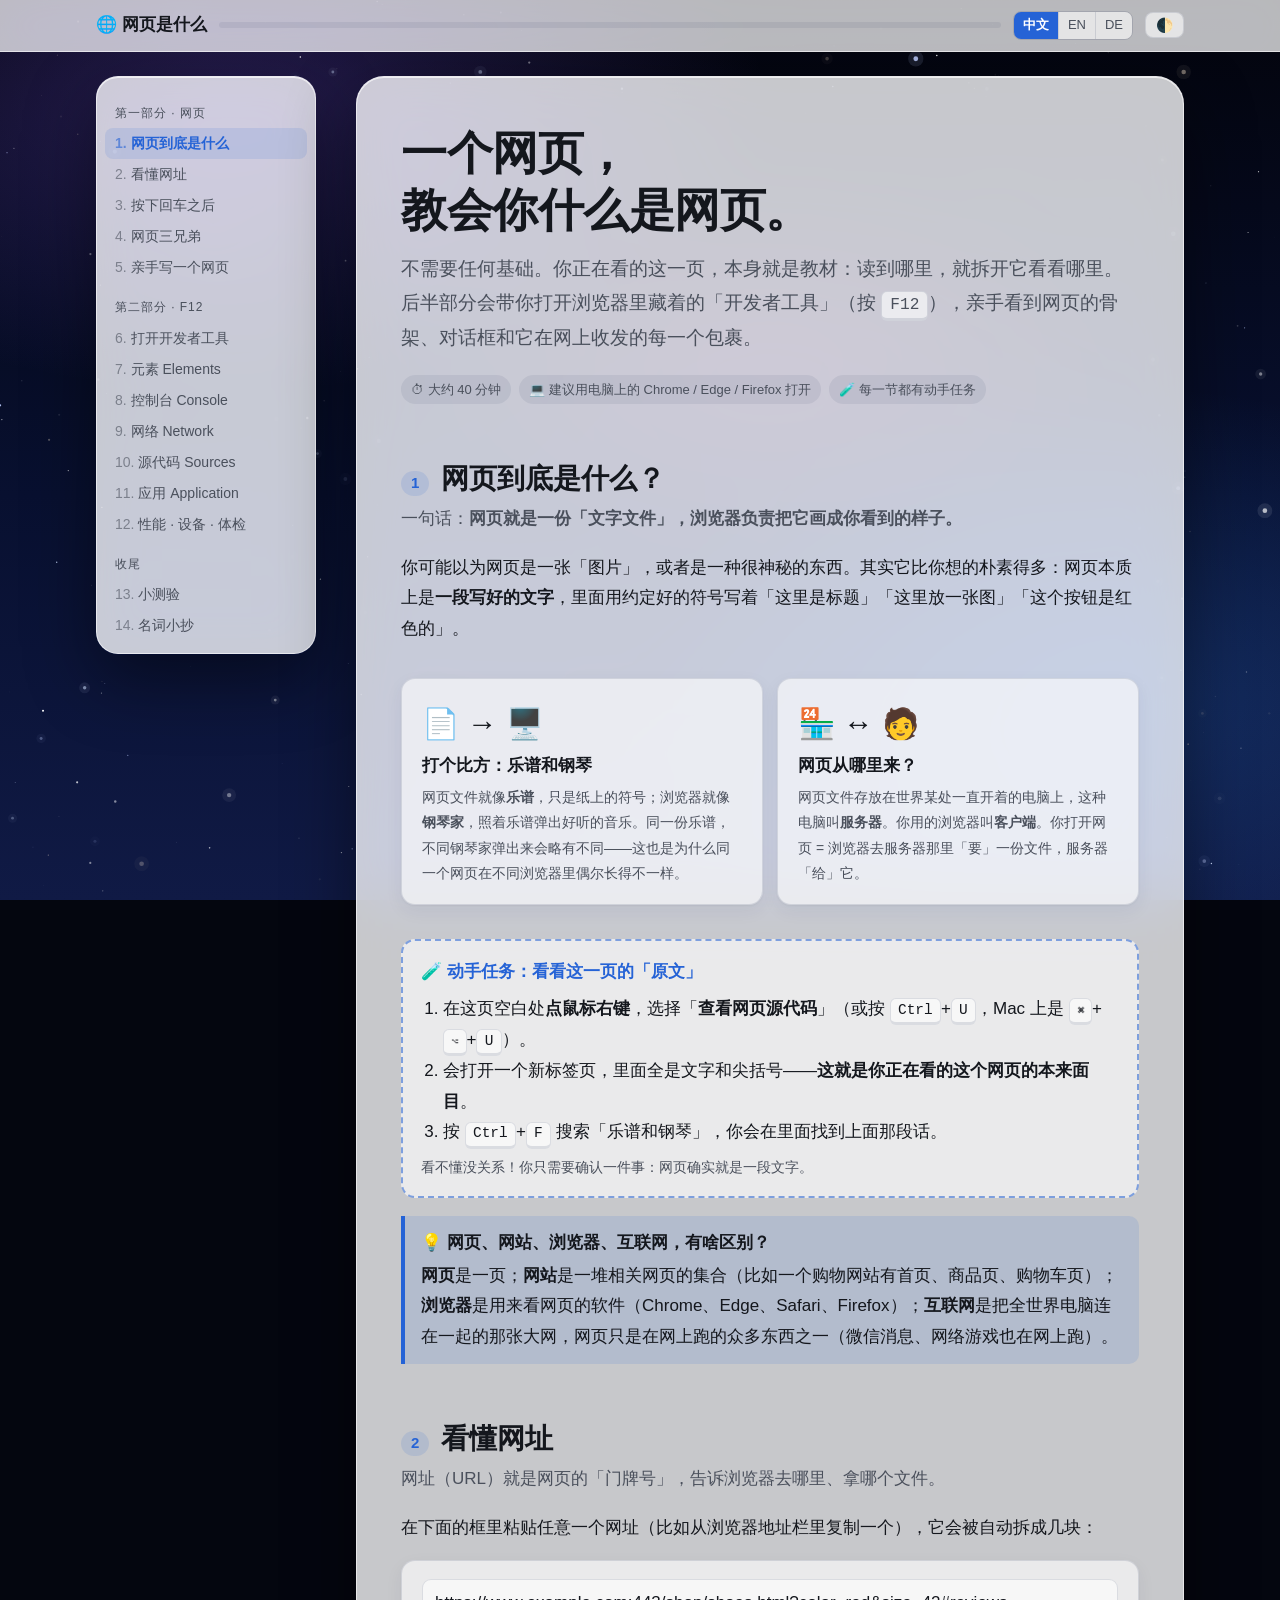
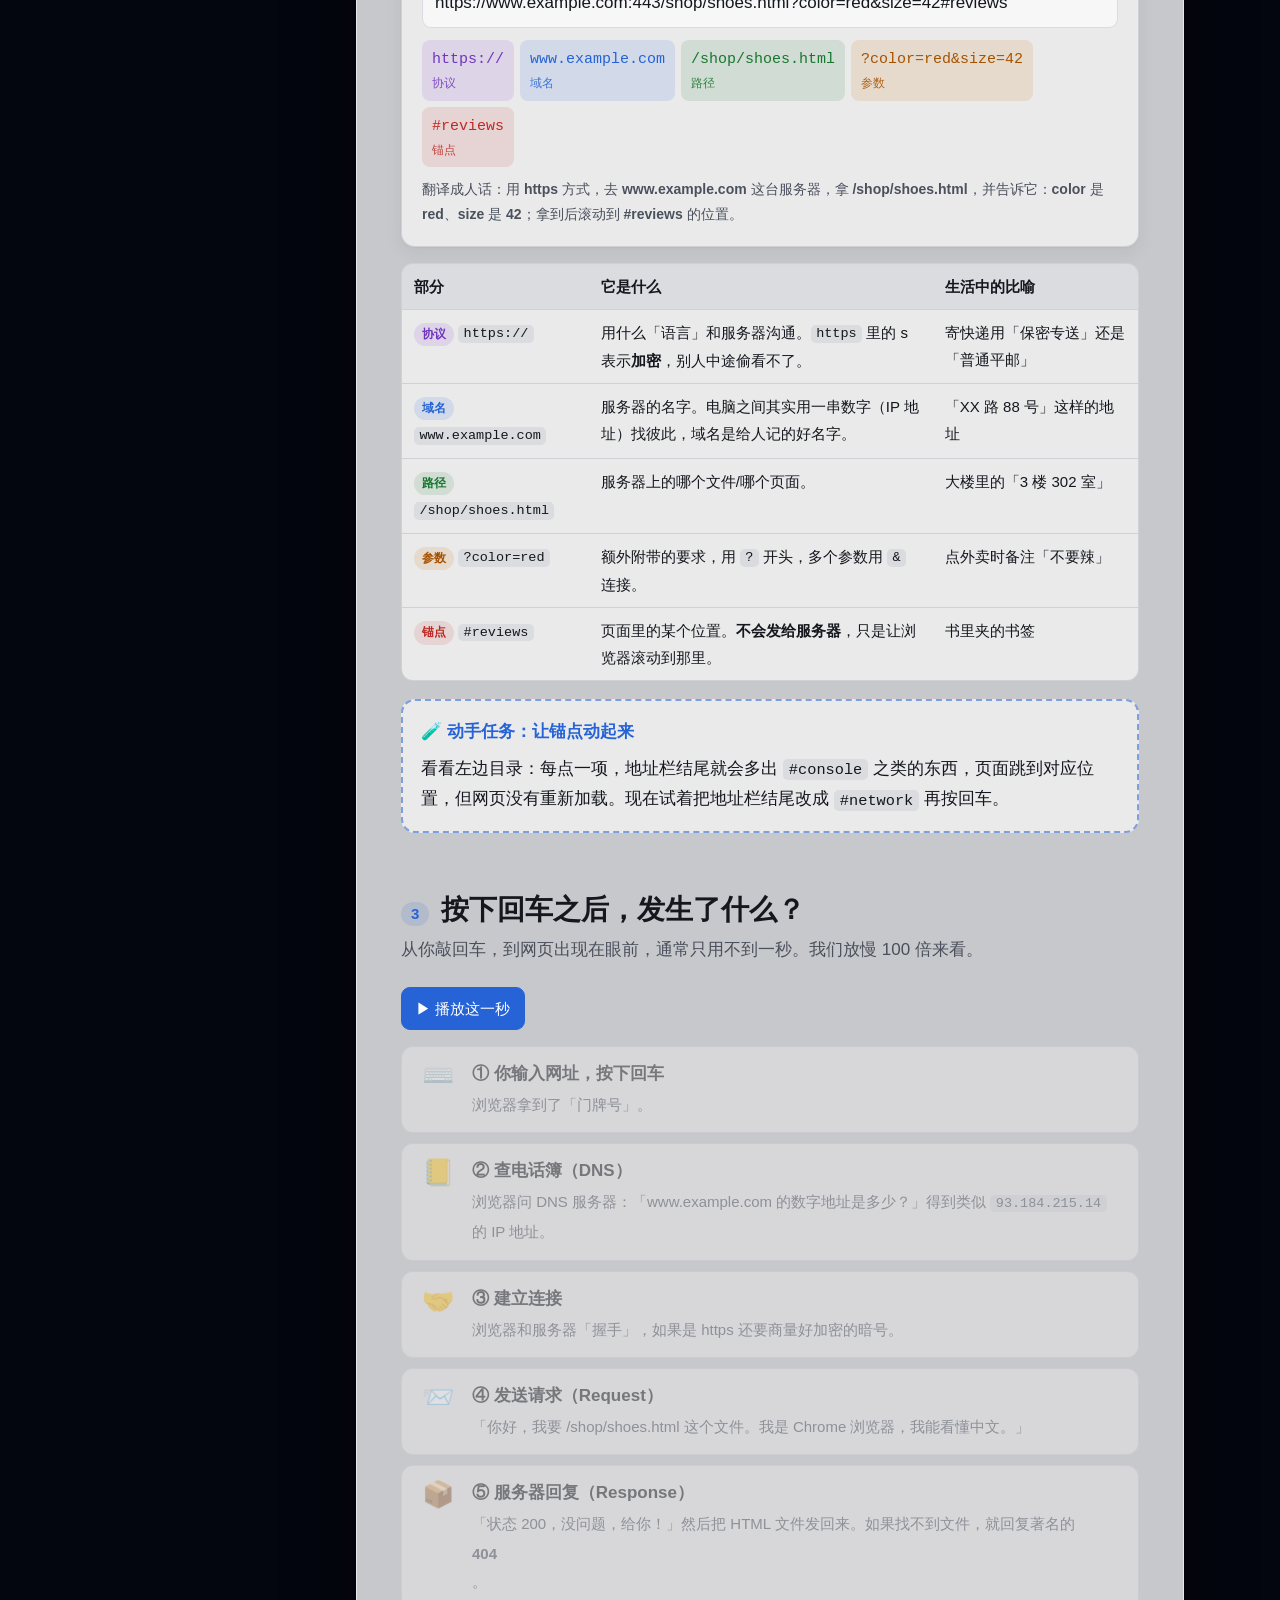
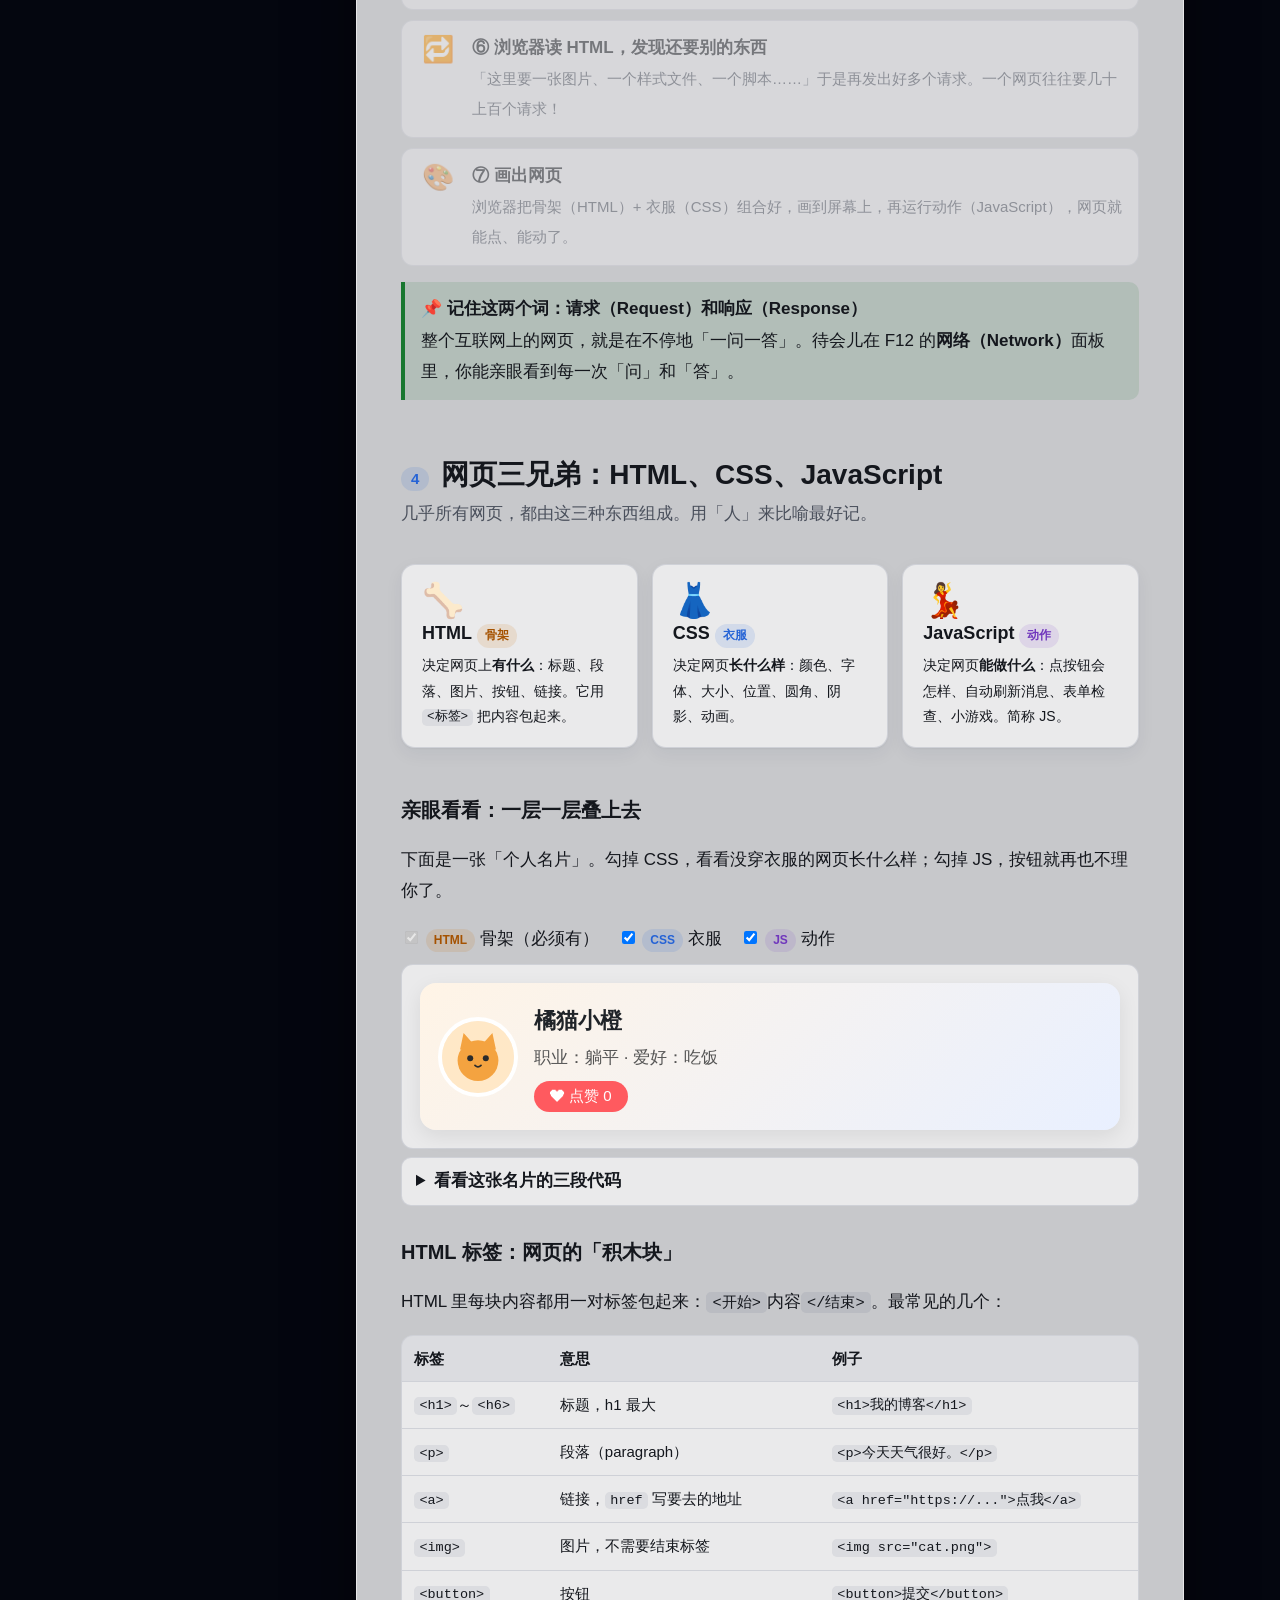
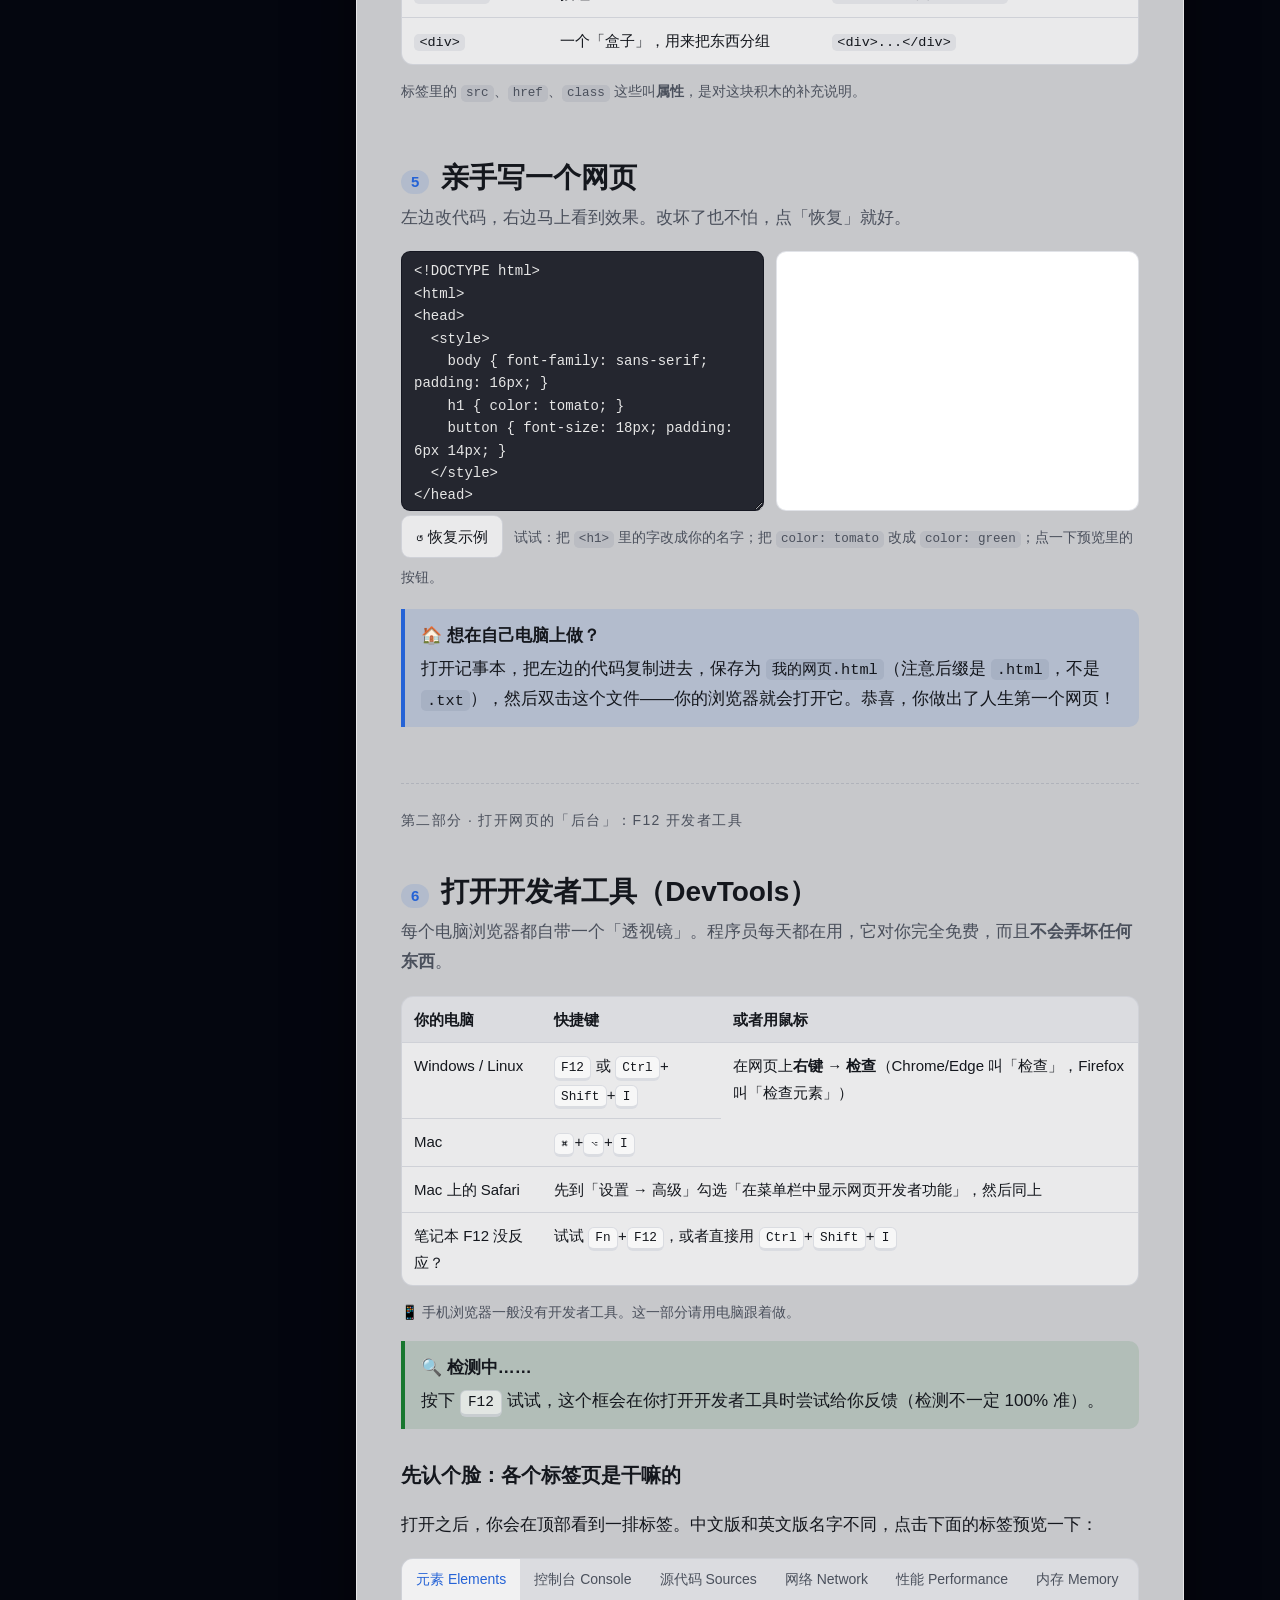
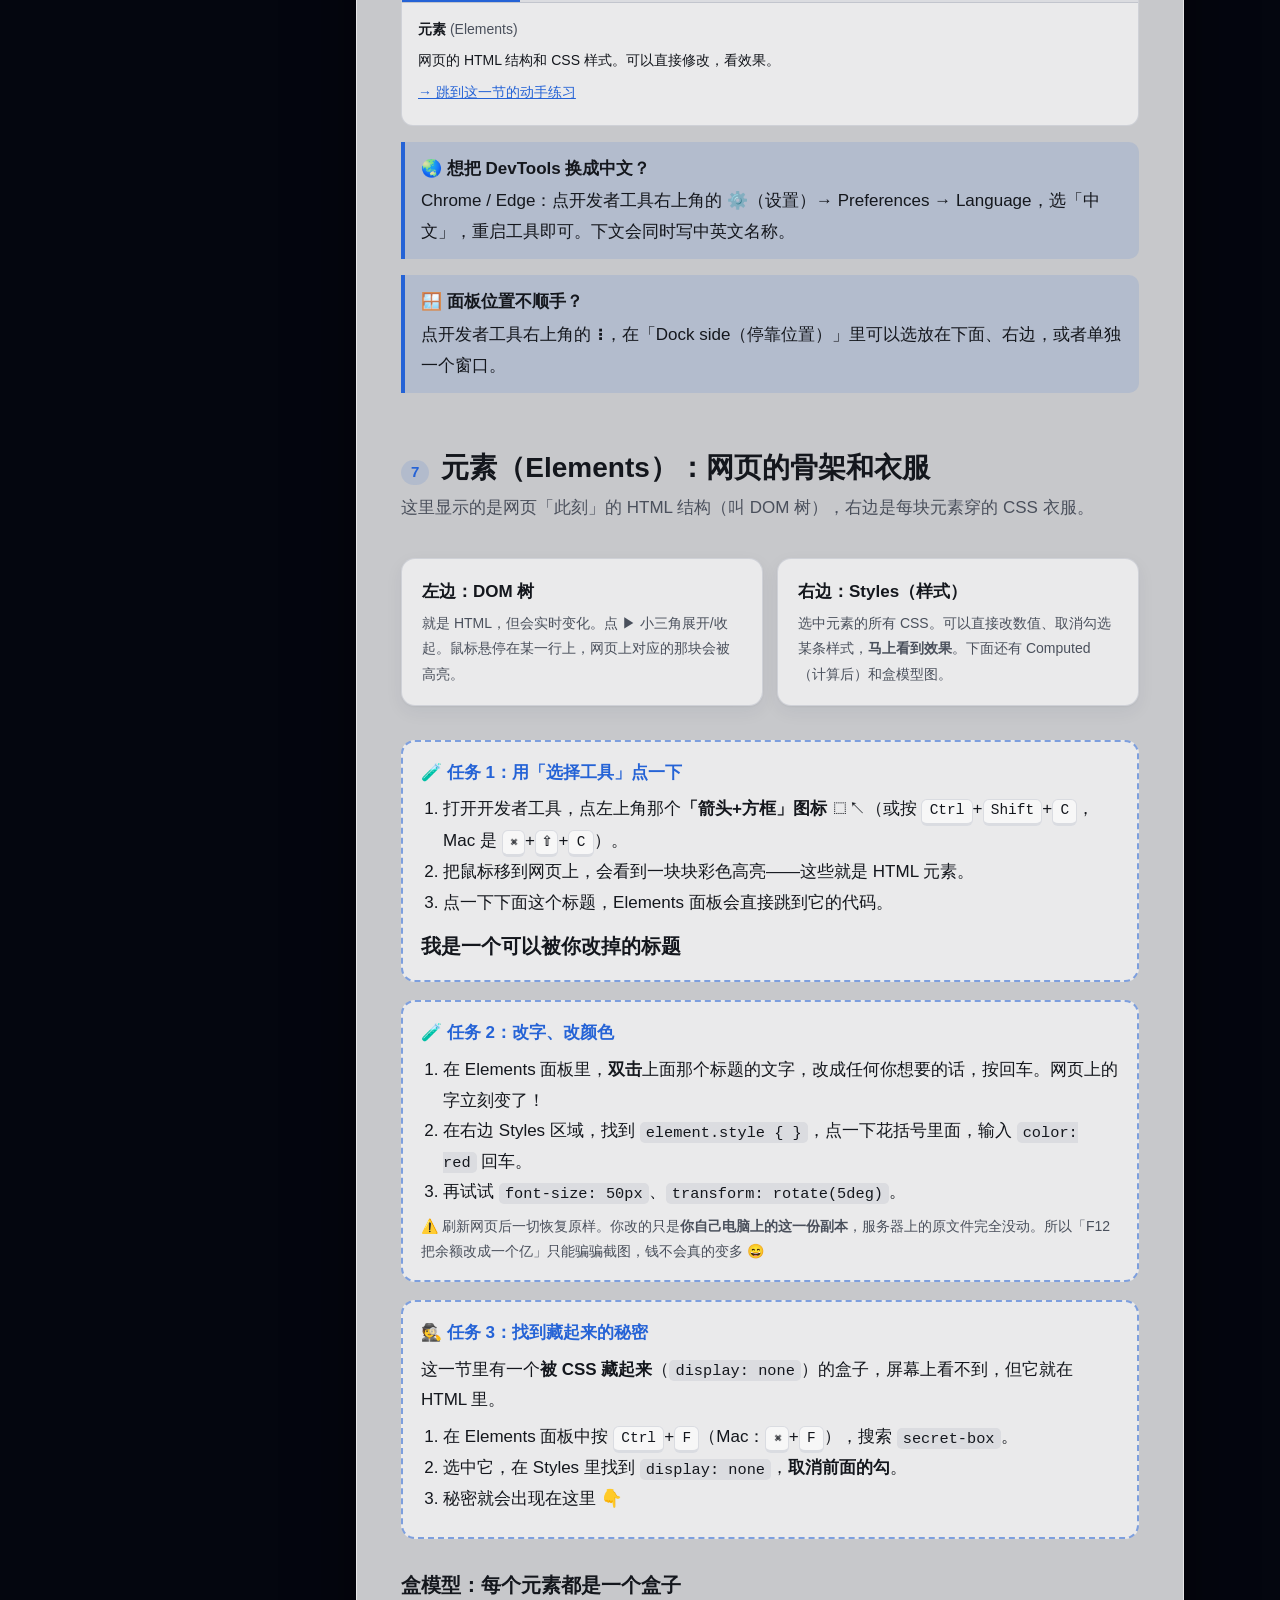
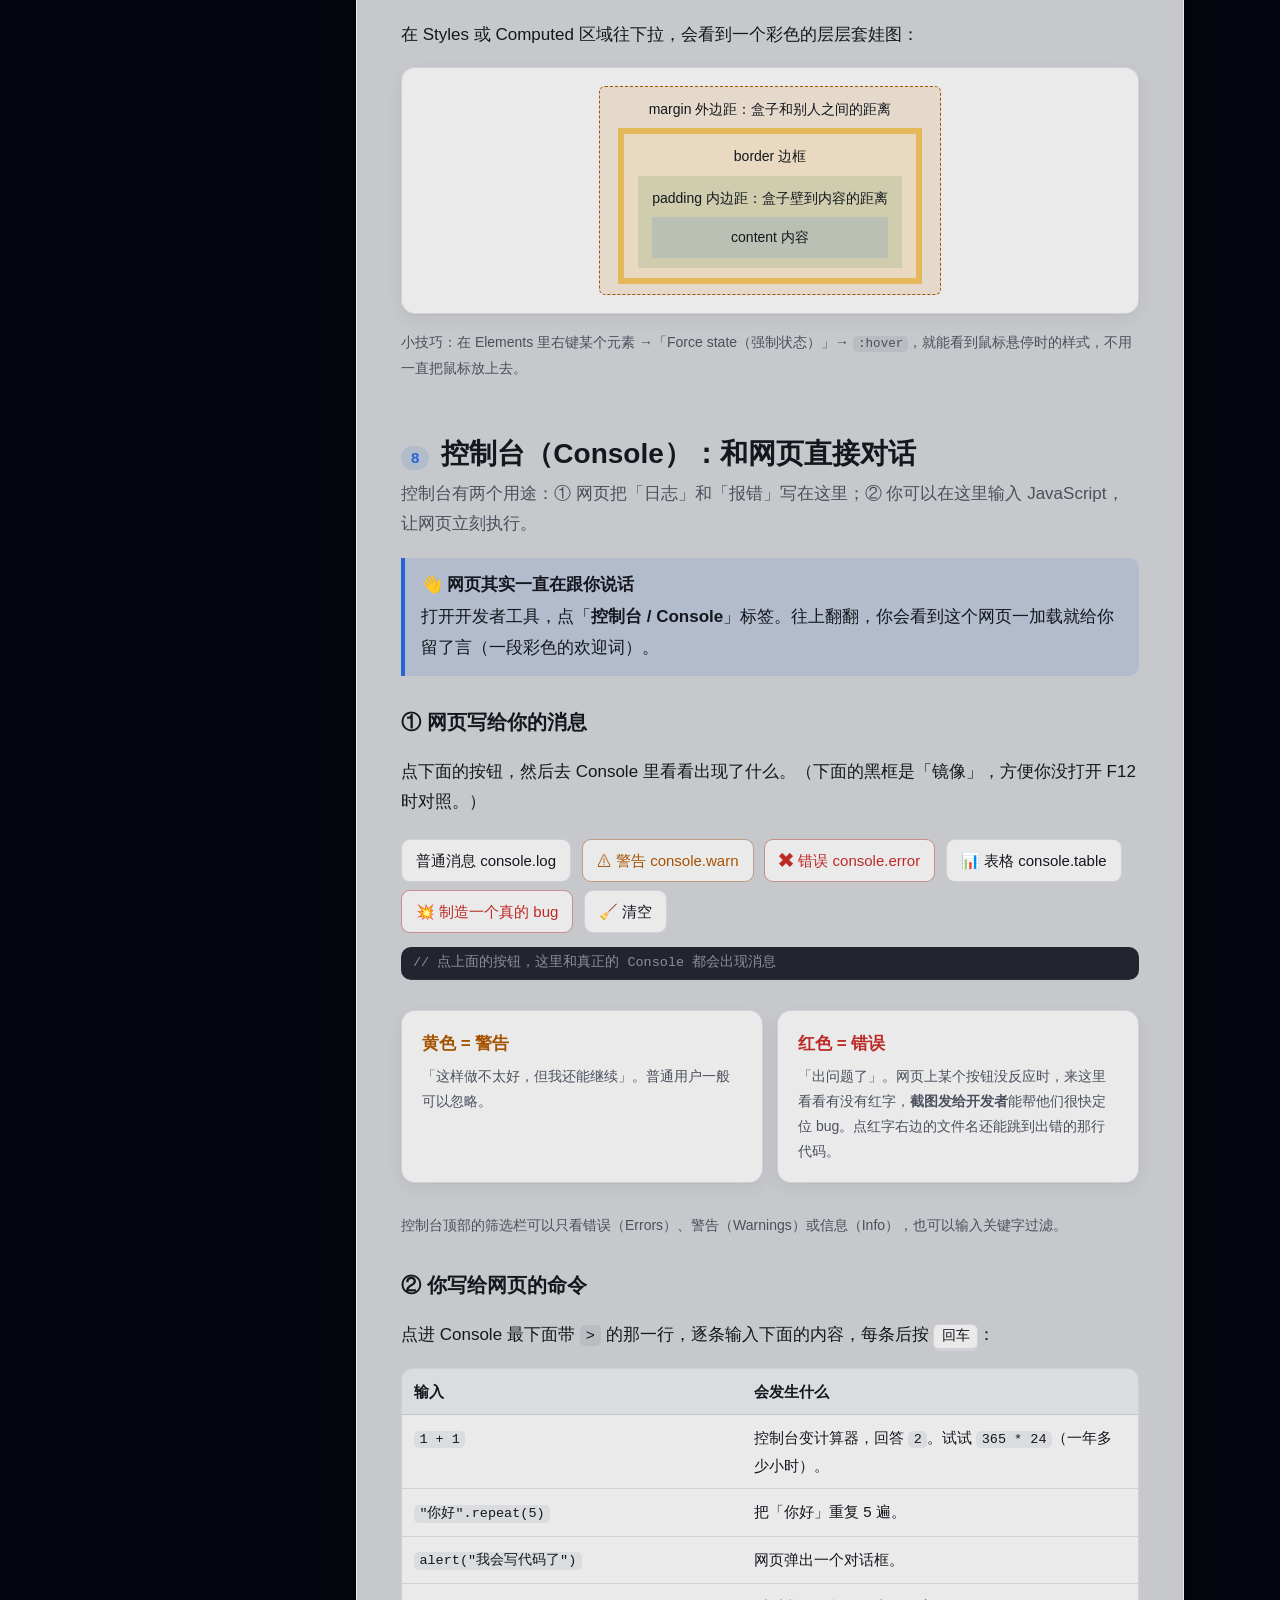
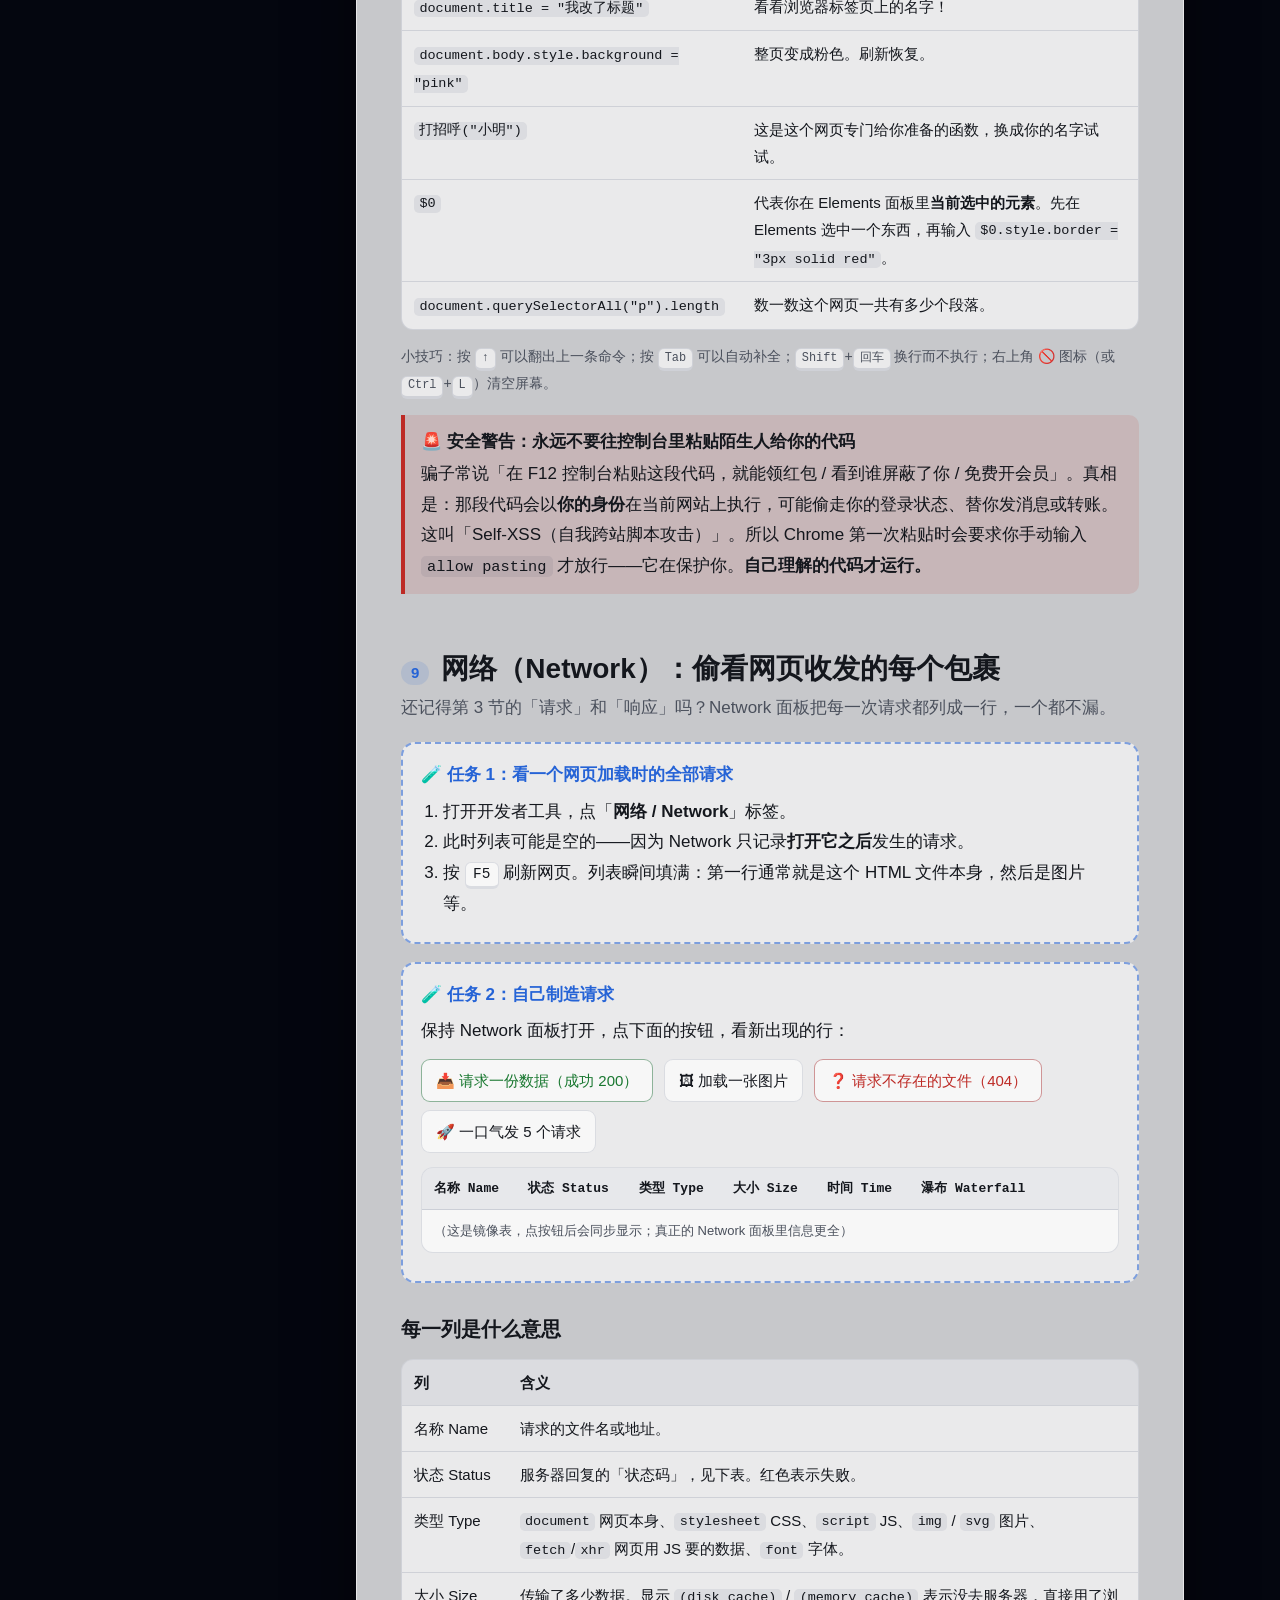
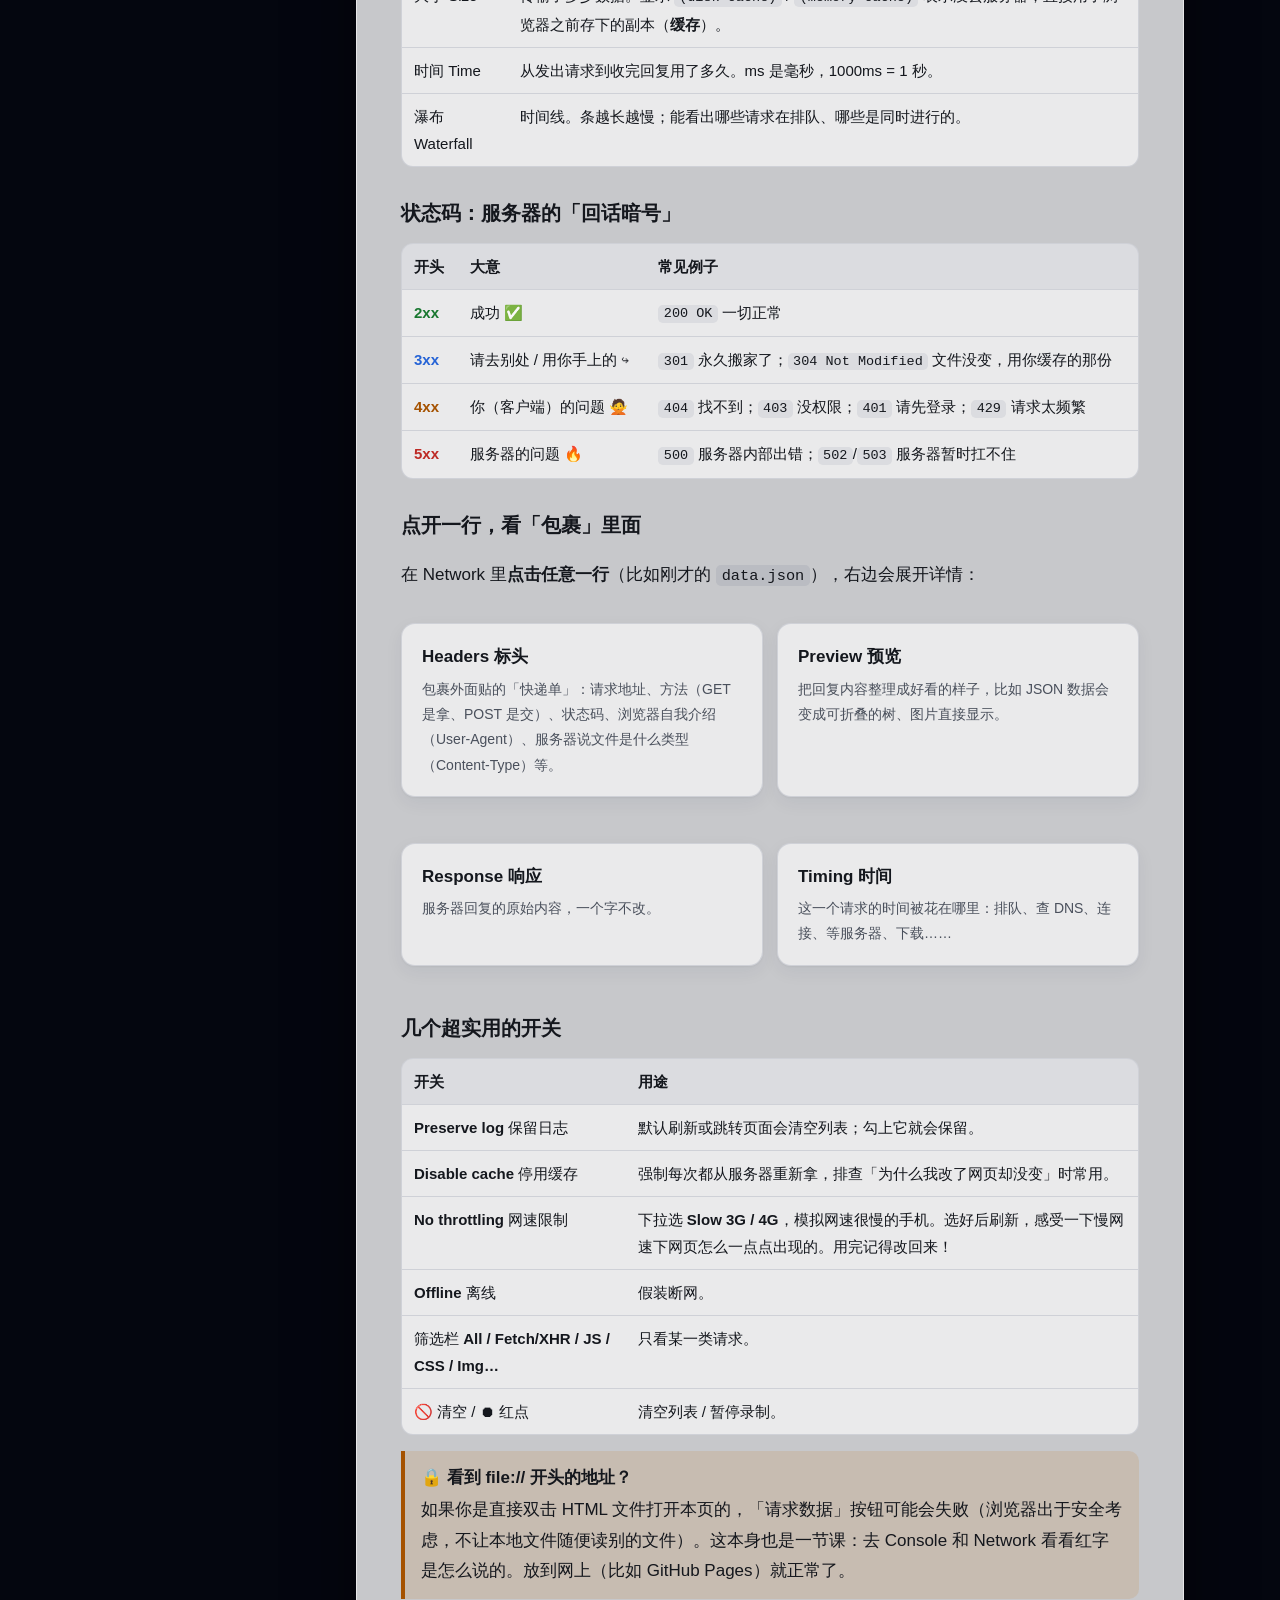
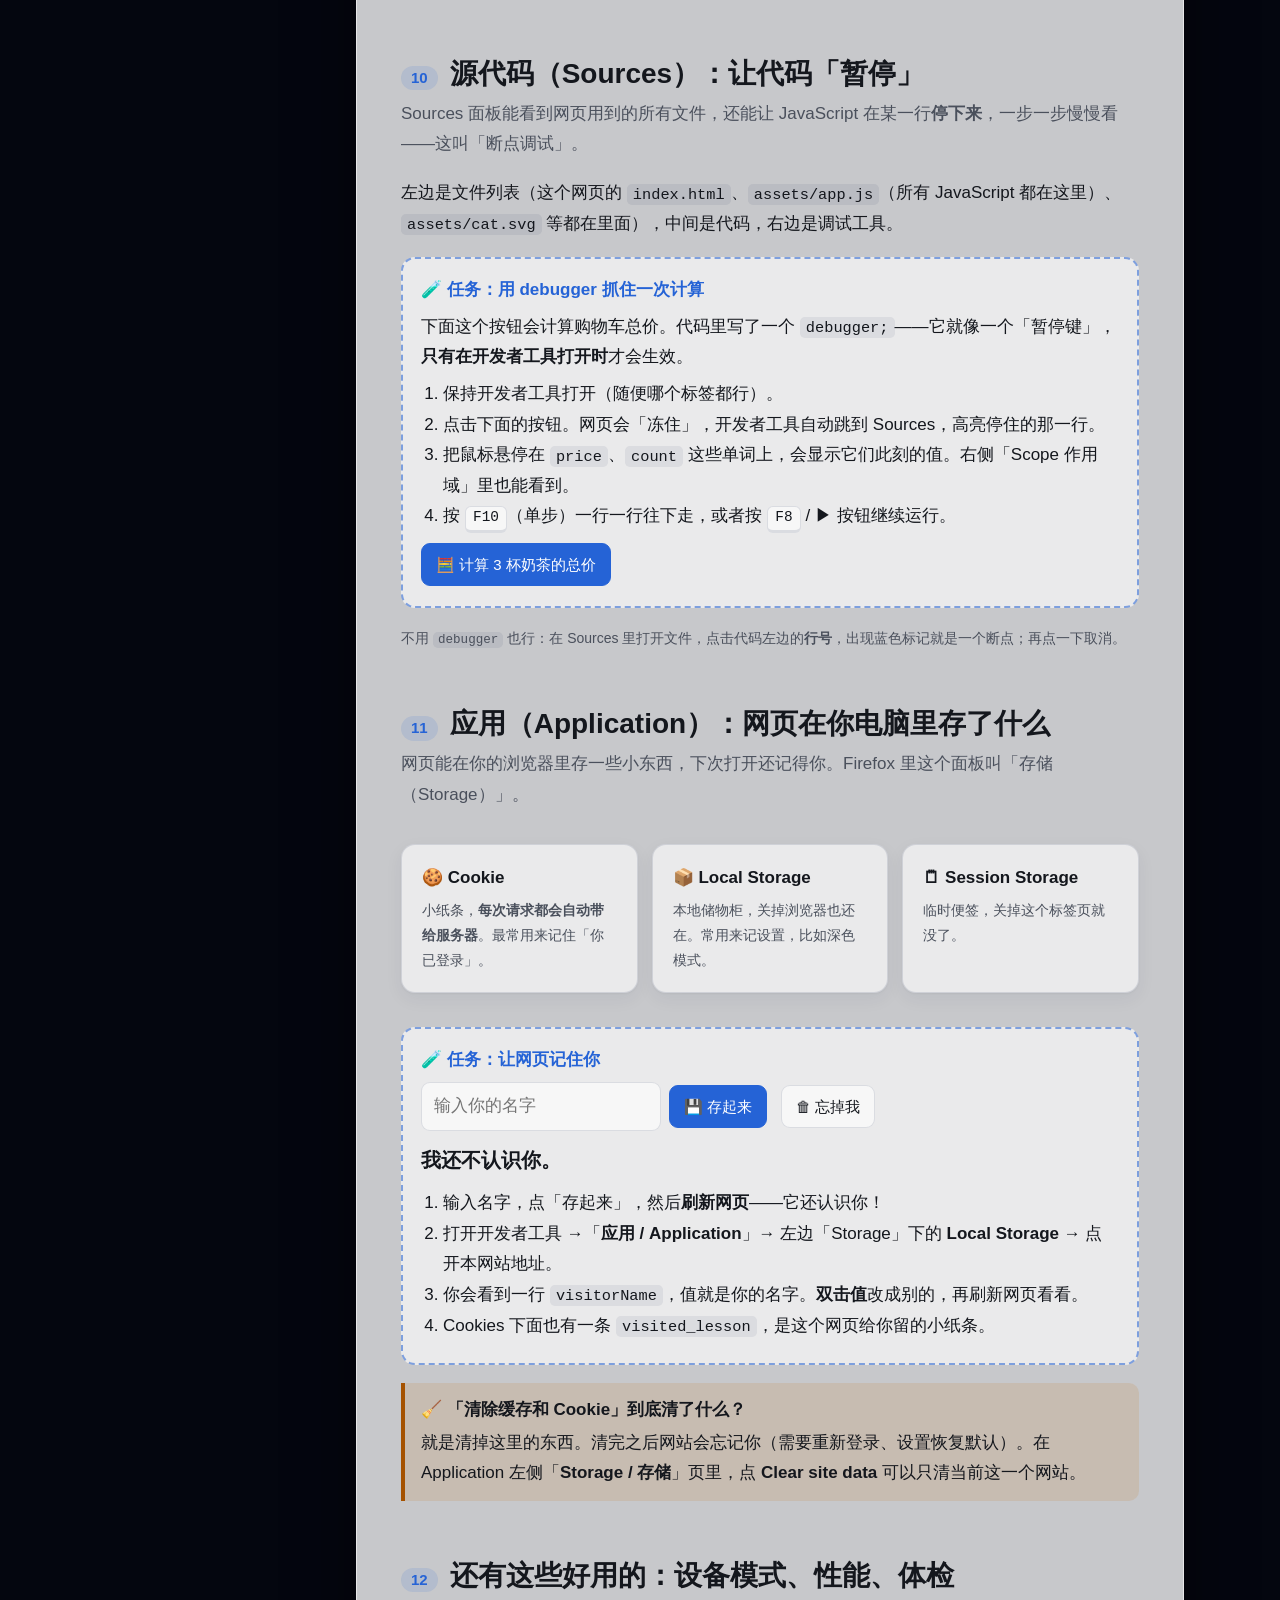
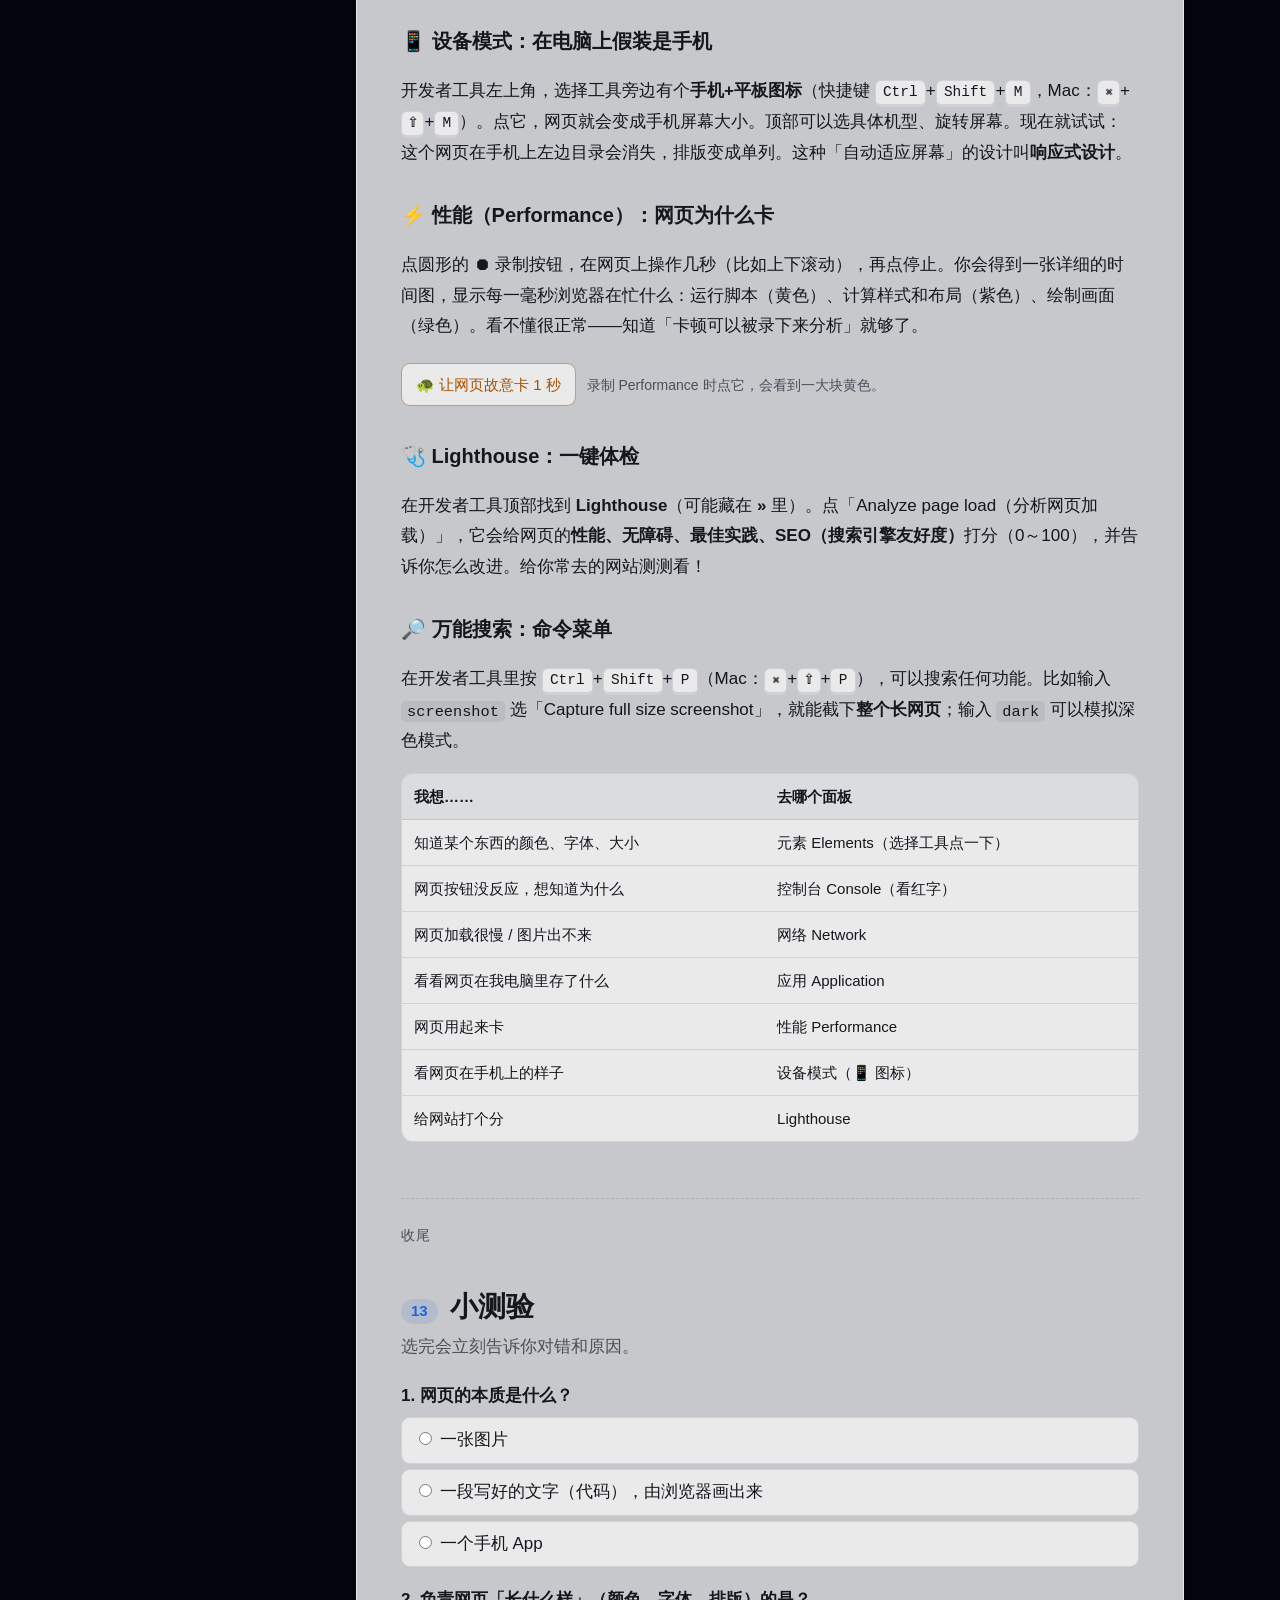
<file: index.html>
<!DOCTYPE html>
<html lang="zh-CN" data-root="">
<head>
<meta charset="UTF-8">
<meta name="viewport" content="width=device-width, initial-scale=1">
<title>网页是什么</title>
<meta name="description" content="给零基础的人：用一个网页讲明白什么是网页，以及怎么用 F12 开发者工具（元素、控制台、网络、源代码、应用、性能）看懂它。">
<link rel="stylesheet" href="assets/style.css">
<link rel="alternate" hreflang="zh" href="index.html">
<link rel="alternate" hreflang="en" href="en/index.html">
<link rel="alternate" hreflang="de" href="de/index.html">
</head>
<body>

<div class="topbar">
  <div class="topbar-inner">
    <a class="brand" href="#top">🌐 <span class="brand-text">网页是什么</span></a>
    <div class="progress" aria-hidden="true"><div id="progress-bar"></div></div>
    <nav class="lang-switch" aria-label="语言 / Language">
      <a href="index.html" hreflang="zh" lang="zh" aria-current="true">中文</a>
      <a href="en/index.html" hreflang="en" lang="en">EN</a>
      <a href="de/index.html" hreflang="de" lang="de">DE</a>
    </nav>
    <button class="theme-btn" id="theme-btn" type="button" aria-label="切换深色/浅色">🌓</button>
  </div>
</div>

<div class="wrap" id="top">
  <nav class="toc" aria-label="目录">
    <div class="toc-group">第一部分 · 网页</div>
    <ol id="toc-list">
      <li><a href="#what">网页到底是什么</a></li>
      <li><a href="#url">看懂网址</a></li>
      <li><a href="#journey">按下回车之后</a></li>
      <li><a href="#trio">网页三兄弟</a></li>
      <li><a href="#playground">亲手写一个网页</a></li>
      <li class="toc-group" style="counter-increment:none">第二部分 · F12</li>
      <li><a href="#f12">打开开发者工具</a></li>
      <li><a href="#elements">元素 Elements</a></li>
      <li><a href="#console">控制台 Console</a></li>
      <li><a href="#network">网络 Network</a></li>
      <li><a href="#sources">源代码 Sources</a></li>
      <li><a href="#application">应用 Application</a></li>
      <li><a href="#more">性能 · 设备 · 体检</a></li>
      <li class="toc-group" style="counter-increment:none">收尾</li>
      <li><a href="#quiz">小测验</a></li>
      <li><a href="#glossary">名词小抄</a></li>
    </ol>
  </nav>

  <main>
    <header class="hero">
      <h1>一个网页，<br>教会你什么是网页。</h1>
      <p class="lead">不需要任何基础。你正在看的这一页，本身就是教材：读到哪里，就拆开它看看哪里。后半部分会带你打开浏览器里藏着的「开发者工具」（按 <kbd>F12</kbd>），亲手看到网页的骨架、对话框和它在网上收发的每一个包裹。</p>
      <div class="badges">
        <span class="badge">⏱ 大约 40 分钟</span>
        <span class="badge">💻 建议用电脑上的 Chrome / Edge / Firefox 打开</span>
        <span class="badge">🧪 每一节都有动手任务</span>
      </div>
    </header>

    <!-- ============ 1 ============ -->
    <section class="lesson" id="what">
      <h2><span class="num">1</span>网页到底是什么？</h2>
      <p class="sub">一句话：<b>网页就是一份「文字文件」，浏览器负责把它画成你看到的样子。</b></p>

      <p>你可能以为网页是一张「图片」，或者是一种很神秘的东西。其实它比你想的朴素得多：网页本质上是<b>一段写好的文字</b>，里面用约定好的符号写着「这里是标题」「这里放一张图」「这个按钮是红色的」。</p>

      <div class="grid-2">
        <div class="card">
          <div style="font-size:30px">📄 → 🖥️</div>
          <b>打个比方：乐谱和钢琴</b>
          <p class="small muted" style="margin:4px 0 0">网页文件就像<b>乐谱</b>，只是纸上的符号；浏览器就像<b>钢琴家</b>，照着乐谱弹出好听的音乐。同一份乐谱，不同钢琴家弹出来会略有不同——这也是为什么同一个网页在不同浏览器里偶尔长得不一样。</p>
        </div>
        <div class="card">
          <div style="font-size:30px">🏪 ↔ 🧑</div>
          <b>网页从哪里来？</b>
          <p class="small muted" style="margin:4px 0 0">网页文件存放在世界某处一直开着的电脑上，这种电脑叫<b>服务器</b>。你用的浏览器叫<b>客户端</b>。你打开网页 = 浏览器去服务器那里「要」一份文件，服务器「给」它。</p>
        </div>
      </div>

      <div class="task">
        <div class="task-head">🧪 动手任务：看看这一页的「原文」</div>
        <ol>
          <li>在这页空白处<b>点鼠标右键</b>，选择「<b>查看网页源代码</b>」（或按 <kbd>Ctrl</kbd>+<kbd>U</kbd>，Mac 上是 <kbd>⌘</kbd>+<kbd>⌥</kbd>+<kbd>U</kbd>）。</li>
          <li>会打开一个新标签页，里面全是文字和尖括号——<b>这就是你正在看的这个网页的本来面目</b>。</li>
          <li>按 <kbd>Ctrl</kbd>+<kbd>F</kbd> 搜索「乐谱和钢琴」，你会在里面找到上面那段话。</li>
        </ol>
        <p class="small muted" style="margin:0">看不懂没关系！你只需要确认一件事：网页确实就是一段文字。</p>
      </div>

      <div class="note"><strong>💡 网页、网站、浏览器、互联网，有啥区别？</strong>
        <b>网页</b>是一页；<b>网站</b>是一堆相关网页的集合（比如一个购物网站有首页、商品页、购物车页）；<b>浏览器</b>是用来看网页的软件（Chrome、Edge、Safari、Firefox）；<b>互联网</b>是把全世界电脑连在一起的那张大网，网页只是在网上跑的众多东西之一（微信消息、网络游戏也在网上跑）。
      </div>
    </section>

    <!-- ============ 2 ============ -->
    <section class="lesson" id="url">
      <h2><span class="num">2</span>看懂网址</h2>
      <p class="sub">网址（URL）就是网页的「门牌号」，告诉浏览器去哪里、拿哪个文件。</p>

      <p>在下面的框里粘贴任意一个网址（比如从浏览器地址栏里复制一个），它会被自动拆成几块：</p>
      <div class="card">
        <input type="text" id="url-input" value="https://www.example.com:443/shop/shoes.html?color=red&size=42#reviews" aria-label="输入网址" spellcheck="false">
        <div class="url-parts" id="url-parts"></div>
        <div class="small muted" id="url-explain" style="margin-top:10px"></div>
      </div>

      <div class="table-wrap"><table>
        <tr><th>部分</th><th>它是什么</th><th>生活中的比喻</th></tr>
        <tr><td><span class="pill" style="background:var(--purple-soft);color:var(--purple)">协议</span> <code>https://</code></td><td>用什么「语言」和服务器沟通。<code>https</code> 里的 s 表示<b>加密</b>，别人中途偷看不了。</td><td>寄快递用「保密专送」还是「普通平邮」</td></tr>
        <tr><td><span class="pill" style="background:var(--accent-soft);color:var(--accent)">域名</span> <code>www.example.com</code></td><td>服务器的名字。电脑之间其实用一串数字（IP 地址）找彼此，域名是给人记的好名字。</td><td>「XX 路 88 号」这样的地址</td></tr>
        <tr><td><span class="pill" style="background:var(--green-soft);color:var(--green)">路径</span> <code>/shop/shoes.html</code></td><td>服务器上的哪个文件/哪个页面。</td><td>大楼里的「3 楼 302 室」</td></tr>
        <tr><td><span class="pill" style="background:var(--orange-soft);color:var(--orange)">参数</span> <code>?color=red</code></td><td>额外附带的要求，用 <code>?</code> 开头，多个参数用 <code>&amp;</code> 连接。</td><td>点外卖时备注「不要辣」</td></tr>
        <tr><td><span class="pill" style="background:var(--red-soft);color:var(--red)">锚点</span> <code>#reviews</code></td><td>页面里的某个位置。<b>不会发给服务器</b>，只是让浏览器滚动到那里。</td><td>书里夹的书签</td></tr>
      </table></div>

      <div class="task">
        <div class="task-head">🧪 动手任务：让锚点动起来</div>
        <p style="margin:0">看看左边目录：每点一项，地址栏结尾就会多出 <code>#console</code> 之类的东西，页面跳到对应位置，但网页没有重新加载。现在试着把地址栏结尾改成 <code>#network</code> 再按回车。</p>
      </div>
    </section>

    <!-- ============ 3 ============ -->
    <section class="lesson" id="journey">
      <h2><span class="num">3</span>按下回车之后，发生了什么？</h2>
      <p class="sub">从你敲回车，到网页出现在眼前，通常只用不到一秒。我们放慢 100 倍来看。</p>

      <button class="btn primary" id="journey-play" type="button">▶ 播放这一秒</button>
      <div class="journey" id="journey-steps" style="margin-top:12px">
        <div class="step"><div class="ico">⌨️</div><div><b>① 你输入网址，按下回车</b><span>浏览器拿到了「门牌号」。</span></div></div>
        <div class="step"><div class="ico">📒</div><div><b>② 查电话簿（DNS）</b><span>浏览器问 DNS 服务器：「www.example.com 的数字地址是多少？」得到类似 <code>93.184.215.14</code> 的 IP 地址。</span></div></div>
        <div class="step"><div class="ico">🤝</div><div><b>③ 建立连接</b><span>浏览器和服务器「握手」，如果是 https 还要商量好加密的暗号。</span></div></div>
        <div class="step"><div class="ico">📨</div><div><b>④ 发送请求（Request）</b><span>「你好，我要 /shop/shoes.html 这个文件。我是 Chrome 浏览器，我能看懂中文。」</span></div></div>
        <div class="step"><div class="ico">📦</div><div><b>⑤ 服务器回复（Response）</b><span>「状态 200，没问题，给你！」然后把 HTML 文件发回来。如果找不到文件，就回复著名的 <b>404</b>。</span></div></div>
        <div class="step"><div class="ico">🔁</div><div><b>⑥ 浏览器读 HTML，发现还要别的东西</b><span>「这里要一张图片、一个样式文件、一个脚本……」于是再发出好多个请求。一个网页往往要几十上百个请求！</span></div></div>
        <div class="step"><div class="ico">🎨</div><div><b>⑦ 画出网页</b><span>浏览器把骨架（HTML）+ 衣服（CSS）组合好，画到屏幕上，再运行动作（JavaScript），网页就能点、能动了。</span></div></div>
      </div>
      <div class="note ok"><strong>📌 记住这两个词：请求（Request）和响应（Response）</strong>
        整个互联网上的网页，就是在不停地「一问一答」。待会儿在 F12 的<b>网络（Network）</b>面板里，你能亲眼看到每一次「问」和「答」。
      </div>
    </section>

    <!-- ============ 4 ============ -->
    <section class="lesson" id="trio">
      <h2><span class="num">4</span>网页三兄弟：HTML、CSS、JavaScript</h2>
      <p class="sub">几乎所有网页，都由这三种东西组成。用「人」来比喻最好记。</p>

      <div class="grid-3 trio">
        <div class="card"><div class="emoji">🦴</div><h4>HTML <span class="pill html">骨架</span></h4><p class="small" style="margin:0">决定网页上<b>有什么</b>：标题、段落、图片、按钮、链接。它用 <code>&lt;标签&gt;</code> 把内容包起来。</p></div>
        <div class="card"><div class="emoji">👗</div><h4>CSS <span class="pill css">衣服</span></h4><p class="small" style="margin:0">决定网页<b>长什么样</b>：颜色、字体、大小、位置、圆角、阴影、动画。</p></div>
        <div class="card"><div class="emoji">💃</div><h4>JavaScript <span class="pill js">动作</span></h4><p class="small" style="margin:0">决定网页<b>能做什么</b>：点按钮会怎样、自动刷新消息、表单检查、小游戏。简称 JS。</p></div>
      </div>

      <h3>亲眼看看：一层一层叠上去</h3>
      <p>下面是一张「个人名片」。勾掉 CSS，看看没穿衣服的网页长什么样；勾掉 JS，按钮就再也不理你了。</p>
      <div class="layer-toggles" style="margin-bottom:10px">
        <label><input type="checkbox" checked disabled> <span class="pill html">HTML</span> 骨架（必须有）</label>
        <label><input type="checkbox" id="tg-css" checked> <span class="pill css">CSS</span> 衣服</label>
        <label><input type="checkbox" id="tg-js" checked> <span class="pill js">JS</span> 动作</label>
      </div>
      <div class="layer-demo styled" id="layer-demo">
        <div class="profile">
          <img src="assets/cat.svg" alt="一只橘猫的头像">
          <div>
            <h4>橘猫小橙</h4>
            <p>职业：躺平 · 爱好：吃饭</p>
            <button type="button" id="like-btn">❤ 点赞 <span id="like-count">0</span></button>
          </div>
        </div>
      </div>

      <details>
        <summary>看看这张名片的三段代码</summary>
<pre><code><span class="t-com">&lt;!-- HTML：有什么 --&gt;</span>
<span class="t-tag">&lt;div</span> <span class="t-attr">class</span>=<span class="t-str">"profile"</span><span class="t-tag">&gt;</span>
  <span class="t-tag">&lt;img</span> <span class="t-attr">src</span>=<span class="t-str">"cat.svg"</span><span class="t-tag">&gt;</span>
  <span class="t-tag">&lt;h4&gt;</span>橘猫小橙<span class="t-tag">&lt;/h4&gt;</span>
  <span class="t-tag">&lt;button&gt;</span>❤ 点赞<span class="t-tag">&lt;/button&gt;</span>
<span class="t-tag">&lt;/div&gt;</span></code></pre>
<pre><code><span class="t-com">/* CSS：长什么样 */</span>
<span class="t-tag">.profile img</span> { <span class="t-attr">border-radius</span>: <span class="t-str">50%</span>; }      <span class="t-com">/* 头像变圆 */</span>
<span class="t-tag">.profile button</span> { <span class="t-attr">background</span>: <span class="t-str">#ff5a5f</span>; } <span class="t-com">/* 按钮变红 */</span></code></pre>
<pre><code><span class="t-com">// JavaScript：能做什么</span>
<span class="t-key">let</span> count = 0;
button.<span class="t-attr">onclick</span> = () =&gt; {
  count = count + 1;            <span class="t-com">// 每点一次加一</span>
  countText.textContent = count; <span class="t-com">// 把新数字写到页面上</span>
};</code></pre>
      </details>

      <h3>HTML 标签：网页的「积木块」</h3>
      <p>HTML 里每块内容都用一对标签包起来：<code>&lt;开始&gt;</code>内容<code>&lt;/结束&gt;</code>。最常见的几个：</p>
      <div class="table-wrap"><table>
        <tr><th>标签</th><th>意思</th><th>例子</th></tr>
        <tr><td><code>&lt;h1&gt;</code>～<code>&lt;h6&gt;</code></td><td>标题，h1 最大</td><td><code>&lt;h1&gt;我的博客&lt;/h1&gt;</code></td></tr>
        <tr><td><code>&lt;p&gt;</code></td><td>段落（paragraph）</td><td><code>&lt;p&gt;今天天气很好。&lt;/p&gt;</code></td></tr>
        <tr><td><code>&lt;a&gt;</code></td><td>链接，<code>href</code> 写要去的地址</td><td><code>&lt;a href="https://..."&gt;点我&lt;/a&gt;</code></td></tr>
        <tr><td><code>&lt;img&gt;</code></td><td>图片，不需要结束标签</td><td><code>&lt;img src="cat.png"&gt;</code></td></tr>
        <tr><td><code>&lt;button&gt;</code></td><td>按钮</td><td><code>&lt;button&gt;提交&lt;/button&gt;</code></td></tr>
        <tr><td><code>&lt;div&gt;</code></td><td>一个「盒子」，用来把东西分组</td><td><code>&lt;div&gt;...&lt;/div&gt;</code></td></tr>
      </table></div>
      <p class="small muted">标签里的 <code>src</code>、<code>href</code>、<code>class</code> 这些叫<b>属性</b>，是对这块积木的补充说明。</p>
    </section>

    <!-- ============ 5 ============ -->
    <section class="lesson" id="playground">
      <h2><span class="num">5</span>亲手写一个网页</h2>
      <p class="sub">左边改代码，右边马上看到效果。改坏了也不怕，点「恢复」就好。</p>

      <div class="playground">
        <textarea class="code" id="pg-code" spellcheck="false" aria-label="HTML 代码编辑区"></textarea>
        <iframe id="pg-frame" title="预览" sandbox="allow-scripts allow-modals"></iframe>
      </div>
      <button class="btn" id="pg-reset" type="button">↺ 恢复示例</button>
      <span class="small muted">试试：把 <code>&lt;h1&gt;</code> 里的字改成你的名字；把 <code>color: tomato</code> 改成 <code>color: green</code>；点一下预览里的按钮。</span>

      <div class="note"><strong>🏠 想在自己电脑上做？</strong>
        打开记事本，把左边的代码复制进去，保存为 <code>我的网页.html</code>（注意后缀是 <code>.html</code>，不是 <code>.txt</code>），然后双击这个文件——你的浏览器就会打开它。恭喜，你做出了人生第一个网页！
      </div>
    </section>

    <hr class="part">
    <p class="part-title">第二部分 · 打开网页的「后台」：F12 开发者工具</p>

    <!-- ============ 6 ============ -->
    <section class="lesson" id="f12">
      <h2><span class="num">6</span>打开开发者工具（DevTools）</h2>
      <p class="sub">每个电脑浏览器都自带一个「透视镜」。程序员每天都在用，它对你完全免费，而且<b>不会弄坏任何东西</b>。</p>

      <div class="table-wrap"><table>
        <tr><th>你的电脑</th><th>快捷键</th><th>或者用鼠标</th></tr>
        <tr><td>Windows / Linux</td><td><kbd>F12</kbd> 或 <kbd>Ctrl</kbd>+<kbd>Shift</kbd>+<kbd>I</kbd></td><td rowspan="2">在网页上<b>右键 → 检查</b>（Chrome/Edge 叫「检查」，Firefox 叫「检查元素」）</td></tr>
        <tr><td>Mac</td><td><kbd>⌘</kbd>+<kbd>⌥</kbd>+<kbd>I</kbd></td></tr>
        <tr><td>Mac 上的 Safari</td><td colspan="2">先到「设置 → 高级」勾选「在菜单栏中显示网页开发者功能」，然后同上</td></tr>
        <tr><td>笔记本 F12 没反应？</td><td colspan="2">试试 <kbd>Fn</kbd>+<kbd>F12</kbd>，或者直接用 <kbd>Ctrl</kbd>+<kbd>Shift</kbd>+<kbd>I</kbd></td></tr>
      </table></div>
      <p class="small muted">📱 手机浏览器一般没有开发者工具。这一部分请用电脑跟着做。</p>

      <div class="note ok" id="devtools-status"><strong>🔍 检测中……</strong>按下 <kbd>F12</kbd> 试试，这个框会在你打开开发者工具时尝试给你反馈（检测不一定 100% 准）。</div>

      <h3>先认个脸：各个标签页是干嘛的</h3>
      <p>打开之后，你会在顶部看到一排标签。中文版和英文版名字不同，点击下面的标签预览一下：</p>
      <div class="fake-devtools">
        <div class="fd-tabs" id="fd-tabs" role="tablist"></div>
        <div class="fd-body" id="fd-body"></div>
      </div>
      <div class="note"><strong>🌏 想把 DevTools 换成中文？</strong>
        Chrome / Edge：点开发者工具右上角的 ⚙️（设置）→ Preferences → Language，选「中文」，重启工具即可。下文会同时写中英文名称。
      </div>
      <div class="note"><strong>🪟 面板位置不顺手？</strong>
        点开发者工具右上角的 <b>⋮</b>，在「Dock side（停靠位置）」里可以选放在下面、右边，或者单独一个窗口。
      </div>
    </section>

    <!-- ============ 7 ============ -->
    <section class="lesson" id="elements">
      <h2><span class="num">7</span>元素（Elements）：网页的骨架和衣服</h2>
      <p class="sub">这里显示的是网页「此刻」的 HTML 结构（叫 DOM 树），右边是每块元素穿的 CSS 衣服。</p>

      <div class="grid-2">
        <div class="card"><b>左边：DOM 树</b><p class="small muted" style="margin:4px 0 0">就是 HTML，但会实时变化。点 ▶ 小三角展开/收起。鼠标悬停在某一行上，网页上对应的那块会被高亮。</p></div>
        <div class="card"><b>右边：Styles（样式）</b><p class="small muted" style="margin:4px 0 0">选中元素的所有 CSS。可以直接改数值、取消勾选某条样式，<b>马上看到效果</b>。下面还有 Computed（计算后）和盒模型图。</p></div>
      </div>

      <div class="task">
        <div class="task-head">🧪 任务 1：用「选择工具」点一下</div>
        <ol>
          <li>打开开发者工具，点左上角那个<b>「箭头+方框」图标</b> ⬚↖（或按 <kbd>Ctrl</kbd>+<kbd>Shift</kbd>+<kbd>C</kbd>，Mac 是 <kbd>⌘</kbd>+<kbd>⇧</kbd>+<kbd>C</kbd>）。</li>
          <li>把鼠标移到网页上，会看到一块块彩色高亮——这些就是 HTML 元素。</li>
          <li>点一下下面这个标题，Elements 面板会直接跳到它的代码。</li>
        </ol>
        <h3 id="editable-title" style="margin:10px 0 0">我是一个可以被你改掉的标题</h3>
      </div>

      <div class="task">
        <div class="task-head">🧪 任务 2：改字、改颜色</div>
        <ol>
          <li>在 Elements 面板里，<b>双击</b>上面那个标题的文字，改成任何你想要的话，按回车。网页上的字立刻变了！</li>
          <li>在右边 Styles 区域，找到 <code>element.style { }</code>，点一下花括号里面，输入 <code>color: red</code> 回车。</li>
          <li>再试试 <code>font-size: 50px</code>、<code>transform: rotate(5deg)</code>。</li>
        </ol>
        <p class="small muted" style="margin:0">⚠️ 刷新网页后一切恢复原样。你改的只是<b>你自己电脑上的这一份副本</b>，服务器上的原文件完全没动。所以「F12 把余额改成一个亿」只能骗骗截图，钱不会真的变多 😄</p>
      </div>

      <div class="task">
        <div class="task-head">🕵️ 任务 3：找到藏起来的秘密</div>
        <p style="margin:0 0 6px">这一节里有一个<b>被 CSS 藏起来</b>（<code>display: none</code>）的盒子，屏幕上看不到，但它就在 HTML 里。</p>
        <ol>
          <li>在 Elements 面板中按 <kbd>Ctrl</kbd>+<kbd>F</kbd>（Mac：<kbd>⌘</kbd>+<kbd>F</kbd>），搜索 <code>secret-box</code>。</li>
          <li>选中它，在 Styles 里找到 <code>display: none</code>，<b>取消前面的勾</b>。</li>
          <li>秘密就会出现在这里 👇</li>
        </ol>
        <div class="secret-box" id="secret-box">
          <div class="note ok" style="margin:8px 0 0"><strong>🎉 你找到了！暗号是：「网页没有秘密」</strong>这就是为什么<b>密码、密钥绝不能写进网页里</b>——网页里的一切，用户都看得到。</div>
        </div>
      </div>

      <h3>盒模型：每个元素都是一个盒子</h3>
      <p>在 Styles 或 Computed 区域往下拉，会看到一个彩色的层层套娃图：</p>
      <div class="card" style="text-align:center;font-size:14px">
        <div style="display:inline-block;background:var(--orange-soft);padding:10px 18px;border-radius:6px;border:1px dashed var(--orange)">margin 外边距：盒子和别人之间的距离
          <div style="background:#f5d78e33;border:6px solid #e6b85c;padding:10px 14px;margin-top:6px">border 边框
            <div style="background:var(--green-soft);padding:10px 14px;margin-top:6px">padding 内边距：盒子壁到内容的距离
              <div style="background:var(--accent-soft);padding:8px 14px;margin-top:6px">content 内容</div>
            </div>
          </div>
        </div>
      </div>
      <p class="small muted">小技巧：在 Elements 里右键某个元素 →「Force state（强制状态）」→ <code>:hover</code>，就能看到鼠标悬停时的样式，不用一直把鼠标放上去。</p>
    </section>

    <!-- ============ 8 ============ -->
    <section class="lesson" id="console">
      <h2><span class="num">8</span>控制台（Console）：和网页直接对话</h2>
      <p class="sub">控制台有两个用途：① 网页把「日志」和「报错」写在这里；② 你可以在这里输入 JavaScript，让网页立刻执行。</p>

      <div class="note"><strong>👋 网页其实一直在跟你说话</strong>
        打开开发者工具，点「<b>控制台 / Console</b>」标签。往上翻翻，你会看到这个网页一加载就给你留了言（一段彩色的欢迎词）。
      </div>

      <h3>① 网页写给你的消息</h3>
      <p>点下面的按钮，然后去 Console 里看看出现了什么。（下面的黑框是「镜像」，方便你没打开 F12 时对照。）</p>
      <div>
        <button class="btn" data-log="log" type="button">普通消息 console.log</button>
        <button class="btn orange" data-log="warn" type="button">⚠ 警告 console.warn</button>
        <button class="btn red" data-log="error" type="button">✖ 错误 console.error</button>
        <button class="btn" data-log="table" type="button">📊 表格 console.table</button>
        <button class="btn red" data-log="crash" type="button">💥 制造一个真的 bug</button>
        <button class="btn" data-log="clear" type="button">🧹 清空</button>
      </div>
      <div class="console-mirror" id="console-mirror"><div class="empty">// 点上面的按钮，这里和真正的 Console 都会出现消息</div></div>

      <div class="grid-2" style="margin-top:14px">
        <div class="card"><b style="color:var(--orange)">黄色 = 警告</b><p class="small muted" style="margin:4px 0 0">「这样做不太好，但我还能继续」。普通用户一般可以忽略。</p></div>
        <div class="card"><b style="color:var(--red)">红色 = 错误</b><p class="small muted" style="margin:4px 0 0">「出问题了」。网页上某个按钮没反应时，来这里看看有没有红字，<b>截图发给开发者</b>能帮他们很快定位 bug。点红字右边的文件名还能跳到出错的那行代码。</p></div>
      </div>
      <p class="small muted">控制台顶部的筛选栏可以只看错误（Errors）、警告（Warnings）或信息（Info），也可以输入关键字过滤。</p>

      <h3>② 你写给网页的命令</h3>
      <p>点进 Console 最下面带 <code>&gt;</code> 的那一行，逐条输入下面的内容，每条后按 <kbd>回车</kbd>：</p>
      <div class="table-wrap"><table>
        <tr><th>输入</th><th>会发生什么</th></tr>
        <tr><td><code>1 + 1</code></td><td>控制台变计算器，回答 <code>2</code>。试试 <code>365 * 24</code>（一年多少小时）。</td></tr>
        <tr><td><code>"你好".repeat(5)</code></td><td>把「你好」重复 5 遍。</td></tr>
        <tr><td><code>alert("我会写代码了")</code></td><td>网页弹出一个对话框。</td></tr>
        <tr><td><code>document.title = "我改了标题"</code></td><td>看看浏览器标签页上的名字！</td></tr>
        <tr><td><code>document.body.style.background = "pink"</code></td><td>整页变成粉色。刷新恢复。</td></tr>
        <tr><td><code>打招呼("小明")</code></td><td>这是这个网页专门给你准备的函数，换成你的名字试试。</td></tr>
        <tr><td><code>$0</code></td><td>代表你在 Elements 面板里<b>当前选中的元素</b>。先在 Elements 选中一个东西，再输入 <code>$0.style.border = "3px solid red"</code>。</td></tr>
        <tr><td><code>document.querySelectorAll("p").length</code></td><td>数一数这个网页一共有多少个段落。</td></tr>
      </table></div>
      <p class="small muted">小技巧：按 <kbd>↑</kbd> 可以翻出上一条命令；按 <kbd>Tab</kbd> 可以自动补全；<kbd>Shift</kbd>+<kbd>回车</kbd> 换行而不执行；右上角 🚫 图标（或 <kbd>Ctrl</kbd>+<kbd>L</kbd>）清空屏幕。</p>

      <div class="note danger"><strong>🚨 安全警告：永远不要往控制台里粘贴陌生人给你的代码</strong>
        骗子常说「在 F12 控制台粘贴这段代码，就能领红包 / 看到谁屏蔽了你 / 免费开会员」。真相是：那段代码会以<b>你的身份</b>在当前网站上执行，可能偷走你的登录状态、替你发消息或转账。这叫「Self-XSS（自我跨站脚本攻击）」。所以 Chrome 第一次粘贴时会要求你手动输入 <code>allow pasting</code> 才放行——它在保护你。<b>自己理解的代码才运行。</b>
      </div>
    </section>

    <!-- ============ 9 ============ -->
    <section class="lesson" id="network">
      <h2><span class="num">9</span>网络（Network）：偷看网页收发的每个包裹</h2>
      <p class="sub">还记得第 3 节的「请求」和「响应」吗？Network 面板把每一次请求都列成一行，一个都不漏。</p>

      <div class="task">
        <div class="task-head">🧪 任务 1：看一个网页加载时的全部请求</div>
        <ol>
          <li>打开开发者工具，点「<b>网络 / Network</b>」标签。</li>
          <li>此时列表可能是空的——因为 Network 只记录<b>打开它之后</b>发生的请求。</li>
          <li>按 <kbd>F5</kbd> 刷新网页。列表瞬间填满：第一行通常就是这个 HTML 文件本身，然后是图片等。</li>
        </ol>
      </div>

      <div class="task">
        <div class="task-head">🧪 任务 2：自己制造请求</div>
        <p style="margin:0 0 8px">保持 Network 面板打开，点下面的按钮，看新出现的行：</p>
        <button class="btn green" data-net="ok" type="button">📥 请求一份数据（成功 200）</button>
        <button class="btn" data-net="img" type="button">🖼 加载一张图片</button>
        <button class="btn red" data-net="404" type="button">❓ 请求不存在的文件（404）</button>
        <button class="btn" data-net="many" type="button">🚀 一口气发 5 个请求</button>
        <div id="net-result" class="small" style="margin-top:8px"></div>
        <div class="table-wrap" style="margin-top:10px"><table class="net-table">
          <thead><tr><th>名称 Name</th><th>状态 Status</th><th>类型 Type</th><th>大小 Size</th><th>时间 Time</th><th style="width:30%">瀑布 Waterfall</th></tr></thead>
          <tbody id="net-tbody"><tr><td colspan="6" class="muted" style="font-family:inherit">（这是镜像表，点按钮后会同步显示；真正的 Network 面板里信息更全）</td></tr></tbody>
        </table></div>
      </div>

      <h3>每一列是什么意思</h3>
      <div class="table-wrap"><table>
        <tr><th>列</th><th>含义</th></tr>
        <tr><td>名称 Name</td><td>请求的文件名或地址。</td></tr>
        <tr><td>状态 Status</td><td>服务器回复的「状态码」，见下表。红色表示失败。</td></tr>
        <tr><td>类型 Type</td><td><code>document</code> 网页本身、<code>stylesheet</code> CSS、<code>script</code> JS、<code>img</code> / <code>svg</code> 图片、<code>fetch</code>/<code>xhr</code> 网页用 JS 要的数据、<code>font</code> 字体。</td></tr>
        <tr><td>大小 Size</td><td>传输了多少数据。显示 <code>(disk cache)</code> / <code>(memory cache)</code> 表示没去服务器，直接用了浏览器之前存下的副本（<b>缓存</b>）。</td></tr>
        <tr><td>时间 Time</td><td>从发出请求到收完回复用了多久。ms 是毫秒，1000ms = 1 秒。</td></tr>
        <tr><td>瀑布 Waterfall</td><td>时间线。条越长越慢；能看出哪些请求在排队、哪些是同时进行的。</td></tr>
      </table></div>

      <h3>状态码：服务器的「回话暗号」</h3>
      <div class="table-wrap"><table>
        <tr><th>开头</th><th>大意</th><th>常见例子</th></tr>
        <tr><td><b style="color:var(--green)">2xx</b></td><td>成功 ✅</td><td><code>200 OK</code> 一切正常</td></tr>
        <tr><td><b style="color:var(--accent)">3xx</b></td><td>请去别处 / 用你手上的 ↪</td><td><code>301</code> 永久搬家了；<code>304 Not Modified</code> 文件没变，用你缓存的那份</td></tr>
        <tr><td><b style="color:var(--orange)">4xx</b></td><td>你（客户端）的问题 🙅</td><td><code>404</code> 找不到；<code>403</code> 没权限；<code>401</code> 请先登录；<code>429</code> 请求太频繁</td></tr>
        <tr><td><b style="color:var(--red)">5xx</b></td><td>服务器的问题 🔥</td><td><code>500</code> 服务器内部出错；<code>502</code>/<code>503</code> 服务器暂时扛不住</td></tr>
      </table></div>

      <h3>点开一行，看「包裹」里面</h3>
      <p>在 Network 里<b>点击任意一行</b>（比如刚才的 <code>data.json</code>），右边会展开详情：</p>
      <div class="grid-2">
        <div class="card"><b>Headers 标头</b><p class="small muted" style="margin:4px 0 0">包裹外面贴的「快递单」：请求地址、方法（GET 是拿、POST 是交）、状态码、浏览器自我介绍（User-Agent）、服务器说文件是什么类型（Content-Type）等。</p></div>
        <div class="card"><b>Preview 预览</b><p class="small muted" style="margin:4px 0 0">把回复内容整理成好看的样子，比如 JSON 数据会变成可折叠的树、图片直接显示。</p></div>
        <div class="card"><b>Response 响应</b><p class="small muted" style="margin:4px 0 0">服务器回复的原始内容，一个字不改。</p></div>
        <div class="card"><b>Timing 时间</b><p class="small muted" style="margin:4px 0 0">这一个请求的时间被花在哪里：排队、查 DNS、连接、等服务器、下载……</p></div>
      </div>

      <h3>几个超实用的开关</h3>
      <div class="table-wrap"><table>
        <tr><th>开关</th><th>用途</th></tr>
        <tr><td><b>Preserve log</b> 保留日志</td><td>默认刷新或跳转页面会清空列表；勾上它就会保留。</td></tr>
        <tr><td><b>Disable cache</b> 停用缓存</td><td>强制每次都从服务器重新拿，排查「为什么我改了网页却没变」时常用。</td></tr>
        <tr><td><b>No throttling</b> 网速限制</td><td>下拉选 <b>Slow 3G / 4G</b>，模拟网速很慢的手机。选好后刷新，感受一下慢网速下网页怎么一点点出现的。用完记得改回来！</td></tr>
        <tr><td><b>Offline</b> 离线</td><td>假装断网。</td></tr>
        <tr><td>筛选栏 <b>All / Fetch/XHR / JS / CSS / Img…</b></td><td>只看某一类请求。</td></tr>
        <tr><td>🚫 清空 / ⏺ 红点</td><td>清空列表 / 暂停录制。</td></tr>
      </table></div>

      <div class="note warn"><strong>🔒 看到 file:// 开头的地址？</strong>
        如果你是直接双击 HTML 文件打开本页的，「请求数据」按钮可能会失败（浏览器出于安全考虑，不让本地文件随便读别的文件）。这本身也是一节课：去 Console 和 Network 看看红字是怎么说的。放到网上（比如 GitHub Pages）就正常了。
      </div>
    </section>

    <!-- ============ 10 ============ -->
    <section class="lesson" id="sources">
      <h2><span class="num">10</span>源代码（Sources）：让代码「暂停」</h2>
      <p class="sub">Sources 面板能看到网页用到的所有文件，还能让 JavaScript 在某一行<b>停下来</b>，一步一步慢慢看——这叫「断点调试」。</p>

      <p>左边是文件列表（这个网页的 <code>index.html</code>、<code>assets/app.js</code>（所有 JavaScript 都在这里）、<code>assets/cat.svg</code> 等都在里面），中间是代码，右边是调试工具。</p>

      <div class="task">
        <div class="task-head">🧪 任务：用 debugger 抓住一次计算</div>
        <p style="margin:0 0 6px">下面这个按钮会计算购物车总价。代码里写了一个 <code>debugger;</code>——它就像一个「暂停键」，<b>只有在开发者工具打开时</b>才会生效。</p>
        <ol>
          <li>保持开发者工具打开（随便哪个标签都行）。</li>
          <li>点击下面的按钮。网页会「冻住」，开发者工具自动跳到 Sources，高亮停住的那一行。</li>
          <li>把鼠标悬停在 <code>price</code>、<code>count</code> 这些单词上，会显示它们此刻的值。右侧「Scope 作用域」里也能看到。</li>
          <li>按 <kbd>F10</kbd>（单步）一行一行往下走，或者按 <kbd>F8</kbd> / ▶ 按钮继续运行。</li>
        </ol>
        <button class="btn primary" id="calc-btn" type="button">🧮 计算 3 杯奶茶的总价</button>
        <span id="calc-out" style="margin-left:8px;font-weight:600"></span>
      </div>
      <p class="small muted">不用 <code>debugger</code> 也行：在 Sources 里打开文件，点击代码左边的<b>行号</b>，出现蓝色标记就是一个断点；再点一下取消。</p>
    </section>

    <!-- ============ 11 ============ -->
    <section class="lesson" id="application">
      <h2><span class="num">11</span>应用（Application）：网页在你电脑里存了什么</h2>
      <p class="sub">网页能在你的浏览器里存一些小东西，下次打开还记得你。Firefox 里这个面板叫「存储（Storage）」。</p>

      <div class="grid-3">
        <div class="card"><b>🍪 Cookie</b><p class="small muted" style="margin:4px 0 0">小纸条，<b>每次请求都会自动带给服务器</b>。最常用来记住「你已登录」。</p></div>
        <div class="card"><b>📦 Local Storage</b><p class="small muted" style="margin:4px 0 0">本地储物柜，关掉浏览器也还在。常用来记设置，比如深色模式。</p></div>
        <div class="card"><b>🗒 Session Storage</b><p class="small muted" style="margin:4px 0 0">临时便签，关掉这个标签页就没了。</p></div>
      </div>

      <div class="task">
        <div class="task-head">🧪 任务：让网页记住你</div>
        <div style="display:flex;gap:8px;flex-wrap:wrap;align-items:center">
          <input type="text" id="name-input" placeholder="输入你的名字" style="max-width:240px">
          <button class="btn primary" id="save-name" type="button">💾 存起来</button>
          <button class="btn" id="clear-name" type="button">🗑 忘掉我</button>
        </div>
        <div class="storage-out" id="greet-out"></div>
        <ol>
          <li>输入名字，点「存起来」，然后<b>刷新网页</b>——它还认识你！</li>
          <li>打开开发者工具 →「<b>应用 / Application</b>」→ 左边「Storage」下的 <b>Local Storage</b> → 点开本网站地址。</li>
          <li>你会看到一行 <code>visitorName</code>，值就是你的名字。<b>双击值</b>改成别的，再刷新网页看看。</li>
          <li>Cookies 下面也有一条 <code>visited_lesson</code>，是这个网页给你留的小纸条。</li>
        </ol>
      </div>

      <div class="note warn"><strong>🧹 「清除缓存和 Cookie」到底清了什么？</strong>
        就是清掉这里的东西。清完之后网站会忘记你（需要重新登录、设置恢复默认）。在 Application 左侧「<b>Storage / 存储</b>」页里，点 <b>Clear site data</b> 可以只清当前这一个网站。
      </div>
    </section>

    <!-- ============ 12 ============ -->
    <section class="lesson" id="more">
      <h2><span class="num">12</span>还有这些好用的：设备模式、性能、体检</h2>

      <h3>📱 设备模式：在电脑上假装是手机</h3>
      <p>开发者工具左上角，选择工具旁边有个<b>手机+平板图标</b>（快捷键 <kbd>Ctrl</kbd>+<kbd>Shift</kbd>+<kbd>M</kbd>，Mac：<kbd>⌘</kbd>+<kbd>⇧</kbd>+<kbd>M</kbd>）。点它，网页就会变成手机屏幕大小。顶部可以选具体机型、旋转屏幕。现在就试试：这个网页在手机上左边目录会消失，排版变成单列。这种「自动适应屏幕」的设计叫<b>响应式设计</b>。</p>

      <h3>⚡ 性能（Performance）：网页为什么卡</h3>
      <p>点圆形的 ⏺ 录制按钮，在网页上操作几秒（比如上下滚动），再点停止。你会得到一张详细的时间图，显示每一毫秒浏览器在忙什么：运行脚本（黄色）、计算样式和布局（紫色）、绘制画面（绿色）。看不懂很正常——知道「卡顿可以被录下来分析」就够了。</p>
      <button class="btn orange" id="jank-btn" type="button">🐢 让网页故意卡 1 秒</button>
      <span class="small muted">录制 Performance 时点它，会看到一大块黄色。</span>

      <h3>🩺 Lighthouse：一键体检</h3>
      <p>在开发者工具顶部找到 <b>Lighthouse</b>（可能藏在 <b>»</b> 里）。点「Analyze page load（分析网页加载）」，它会给网页的<b>性能、无障碍、最佳实践、SEO（搜索引擎友好度）</b>打分（0～100），并告诉你怎么改进。给你常去的网站测测看！</p>

      <h3>🔎 万能搜索：命令菜单</h3>
      <p>在开发者工具里按 <kbd>Ctrl</kbd>+<kbd>Shift</kbd>+<kbd>P</kbd>（Mac：<kbd>⌘</kbd>+<kbd>⇧</kbd>+<kbd>P</kbd>），可以搜索任何功能。比如输入 <code>screenshot</code> 选「Capture full size screenshot」，就能截下<b>整个长网页</b>；输入 <code>dark</code> 可以模拟深色模式。</p>

      <div class="table-wrap"><table>
        <tr><th>我想……</th><th>去哪个面板</th></tr>
        <tr><td>知道某个东西的颜色、字体、大小</td><td>元素 Elements（选择工具点一下）</td></tr>
        <tr><td>网页按钮没反应，想知道为什么</td><td>控制台 Console（看红字）</td></tr>
        <tr><td>网页加载很慢 / 图片出不来</td><td>网络 Network</td></tr>
        <tr><td>看看网页在我电脑里存了什么</td><td>应用 Application</td></tr>
        <tr><td>网页用起来卡</td><td>性能 Performance</td></tr>
        <tr><td>看网页在手机上的样子</td><td>设备模式（📱 图标）</td></tr>
        <tr><td>给网站打个分</td><td>Lighthouse</td></tr>
      </table></div>
    </section>

    <hr class="part">
    <p class="part-title">收尾</p>

    <!-- ============ 13 ============ -->
    <section class="lesson" id="quiz">
      <h2><span class="num">13</span>小测验</h2>
      <p class="sub">选完会立刻告诉你对错和原因。</p>
      <div id="quiz-box"></div>
      <p class="score" id="quiz-score"></p>
    </section>

    <!-- ============ 14 ============ -->
    <section class="lesson" id="glossary">
      <h2><span class="num">14</span>名词小抄</h2>
      <div class="table-wrap"><table>
        <tr><th>名词</th><th>一句话解释</th></tr>
        <tr><td>浏览器 Browser</td><td>看网页的软件，负责下载并「画出」网页。</td></tr>
        <tr><td>服务器 Server</td><td>存放网页、回应请求的电脑。</td></tr>
        <tr><td>URL / 网址</td><td>网上某个资源的地址。</td></tr>
        <tr><td>域名 Domain</td><td>好记的服务器名字，如 example.com。</td></tr>
        <tr><td>DNS</td><td>互联网的电话簿，把域名翻译成 IP 地址。</td></tr>
        <tr><td>HTTP / HTTPS</td><td>浏览器和服务器说话的规则；HTTPS 是加密版。</td></tr>
        <tr><td>请求 / 响应</td><td>浏览器「要」东西 / 服务器「给」东西。</td></tr>
        <tr><td>状态码</td><td>服务器回复的三位数暗号，如 200、404、500。</td></tr>
        <tr><td>HTML</td><td>网页的骨架和内容。</td></tr>
        <tr><td>CSS</td><td>网页的外观样式。</td></tr>
        <tr><td>JavaScript (JS)</td><td>让网页能动、能交互的编程语言。</td></tr>
        <tr><td>标签 / 元素</td><td>HTML 里的积木块，如 &lt;p&gt;、&lt;img&gt;。</td></tr>
        <tr><td>DOM</td><td>浏览器根据 HTML 在内存里搭出的那棵「元素树」，JS 改它，页面就跟着变。</td></tr>
        <tr><td>JSON</td><td>一种常见的数据格式，长得像 <code>{"名字": "小橙"}</code>。</td></tr>
        <tr><td>缓存 Cache</td><td>浏览器存下的文件副本，下次不用再下载。</td></tr>
        <tr><td>Cookie / Local Storage</td><td>网页存在你浏览器里的小数据。</td></tr>
        <tr><td>断点 Breakpoint</td><td>让代码在某一行暂停，方便检查。</td></tr>
        <tr><td>响应式设计</td><td>网页自动适应电脑、平板、手机等不同屏幕。</td></tr>
      </table></div>

      <div class="note ok"><strong>🎓 恭喜你读完了！</strong>
        现在你知道：网页是一段文字，浏览器把它画出来；它由 HTML、CSS、JavaScript 组成；按 F12 就能看到它的骨架、和它对话、看它收发的包裹、查它存了什么。下次上网时，随手按一下 F12，你看到的世界会不一样。<br>
        想继续学？推荐 <a href="https://developer.mozilla.org/zh-CN/docs/Learn" target="_blank" rel="noopener">MDN 学习区（中文）</a> 和 <a href="https://developer.chrome.com/docs/devtools?hl=zh-cn" target="_blank" rel="noopener">Chrome DevTools 官方文档</a>。
      </div>
    </section>
  </main>
</div>

<footer>
  这个网页由一个 HTML 文件、一份样式表、一份脚本、一张图和一份数据组成，没有用任何框架。按 <kbd>Ctrl</kbd>+<kbd>U</kbd> 就能看到它的全部秘密。
</footer>

<script src="assets/app.js"></script>
</body>
</html>
</file>
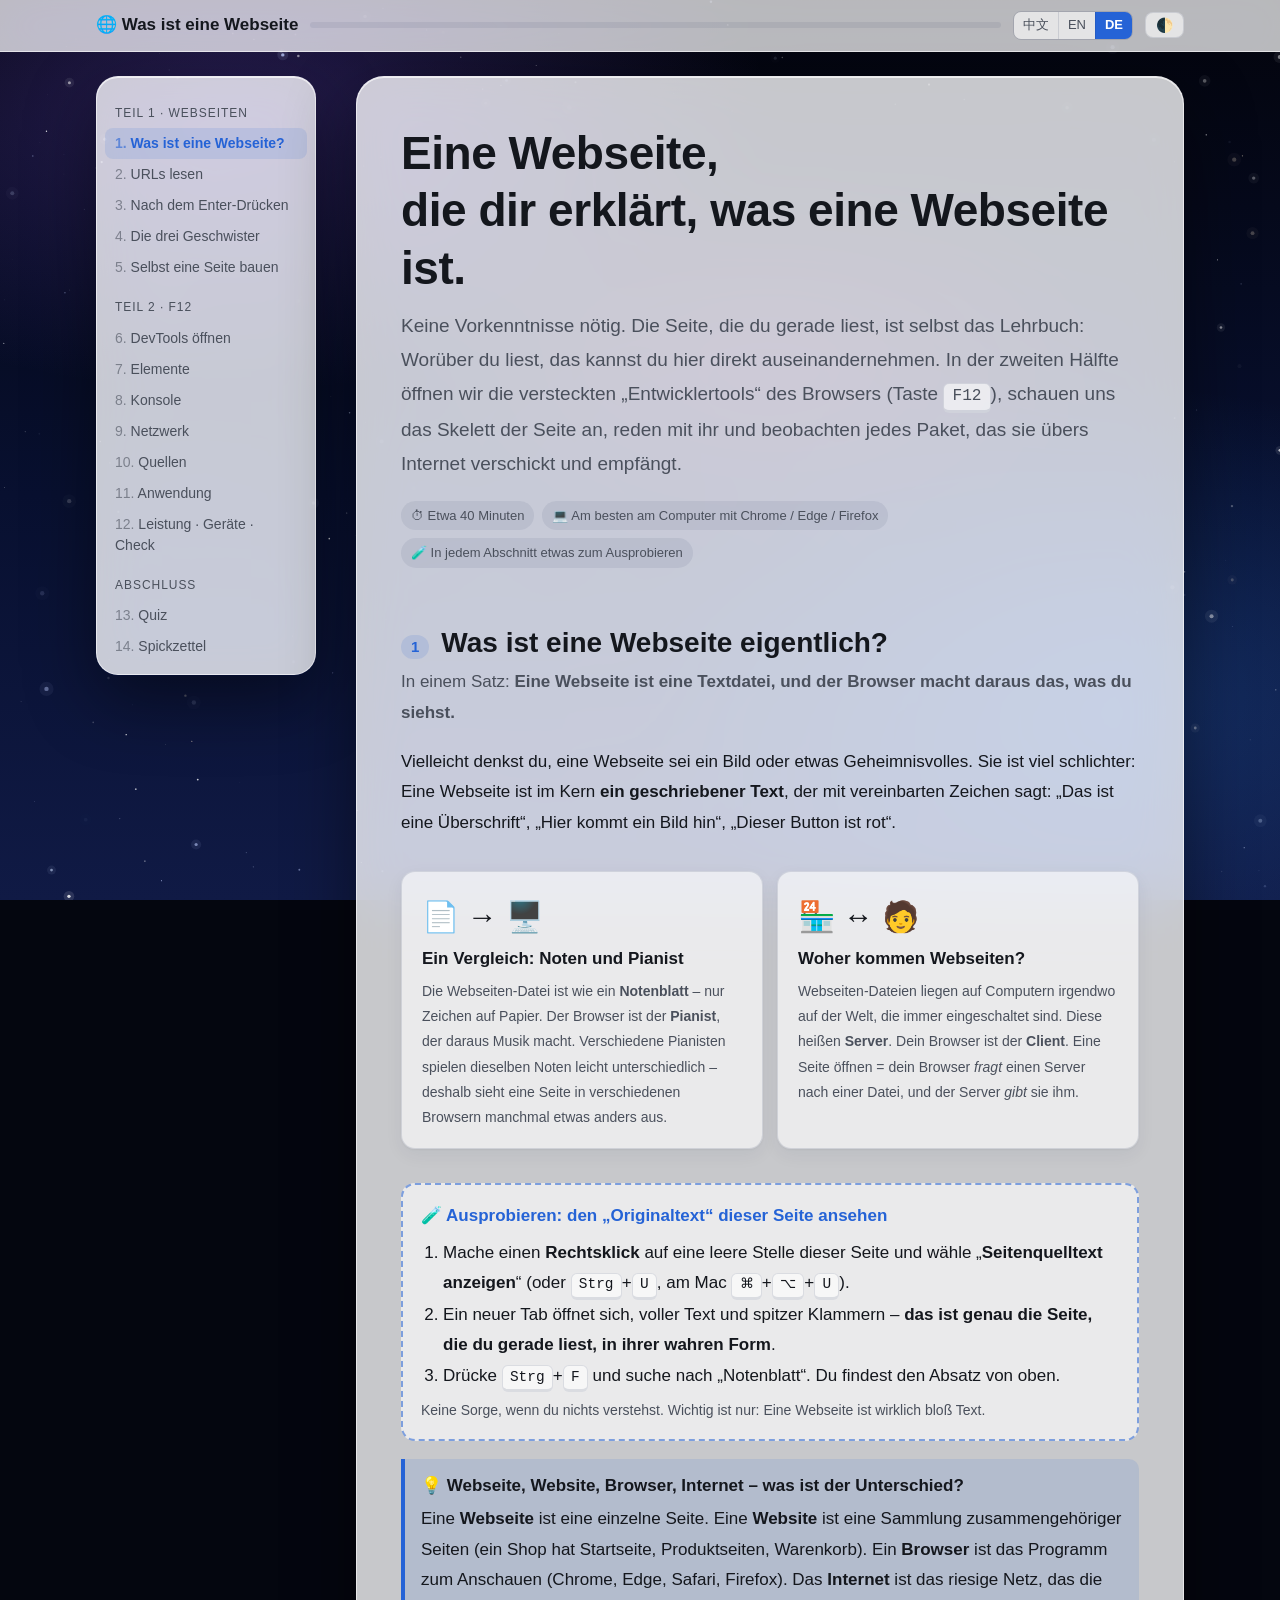
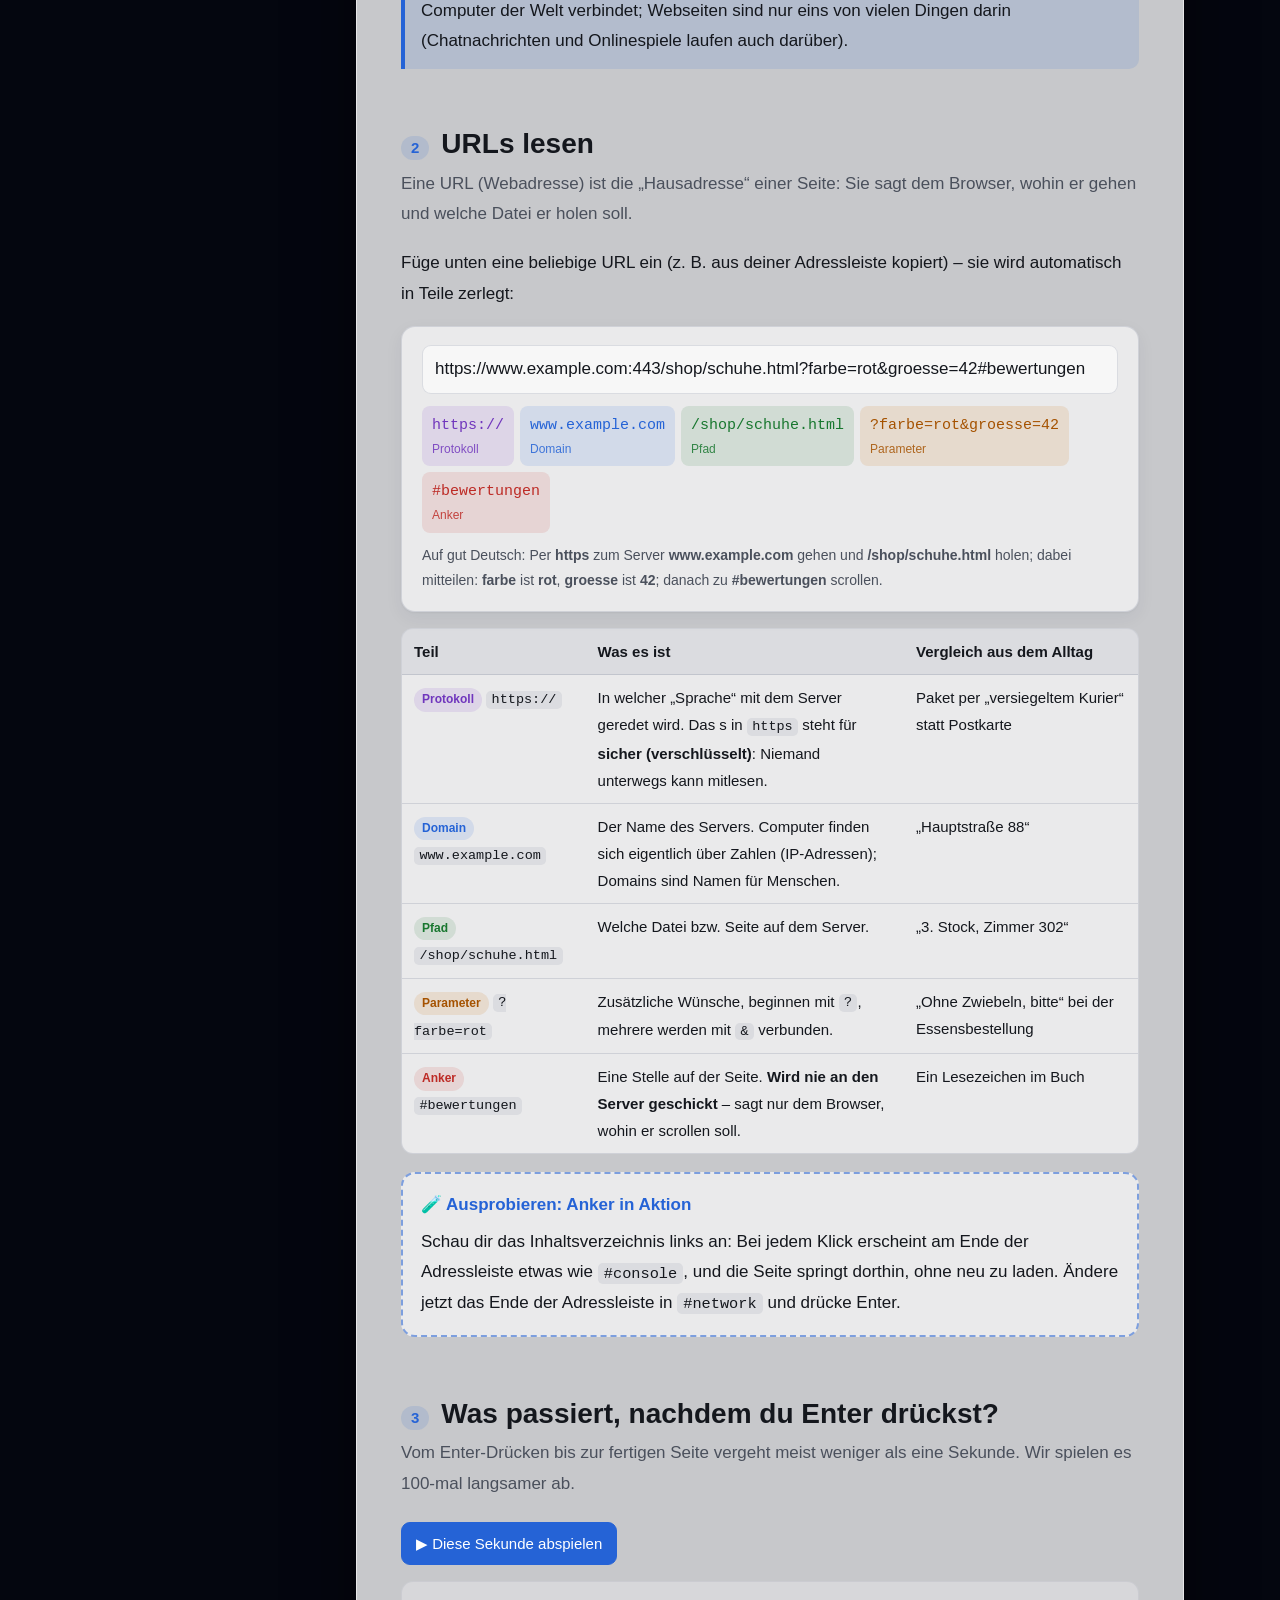
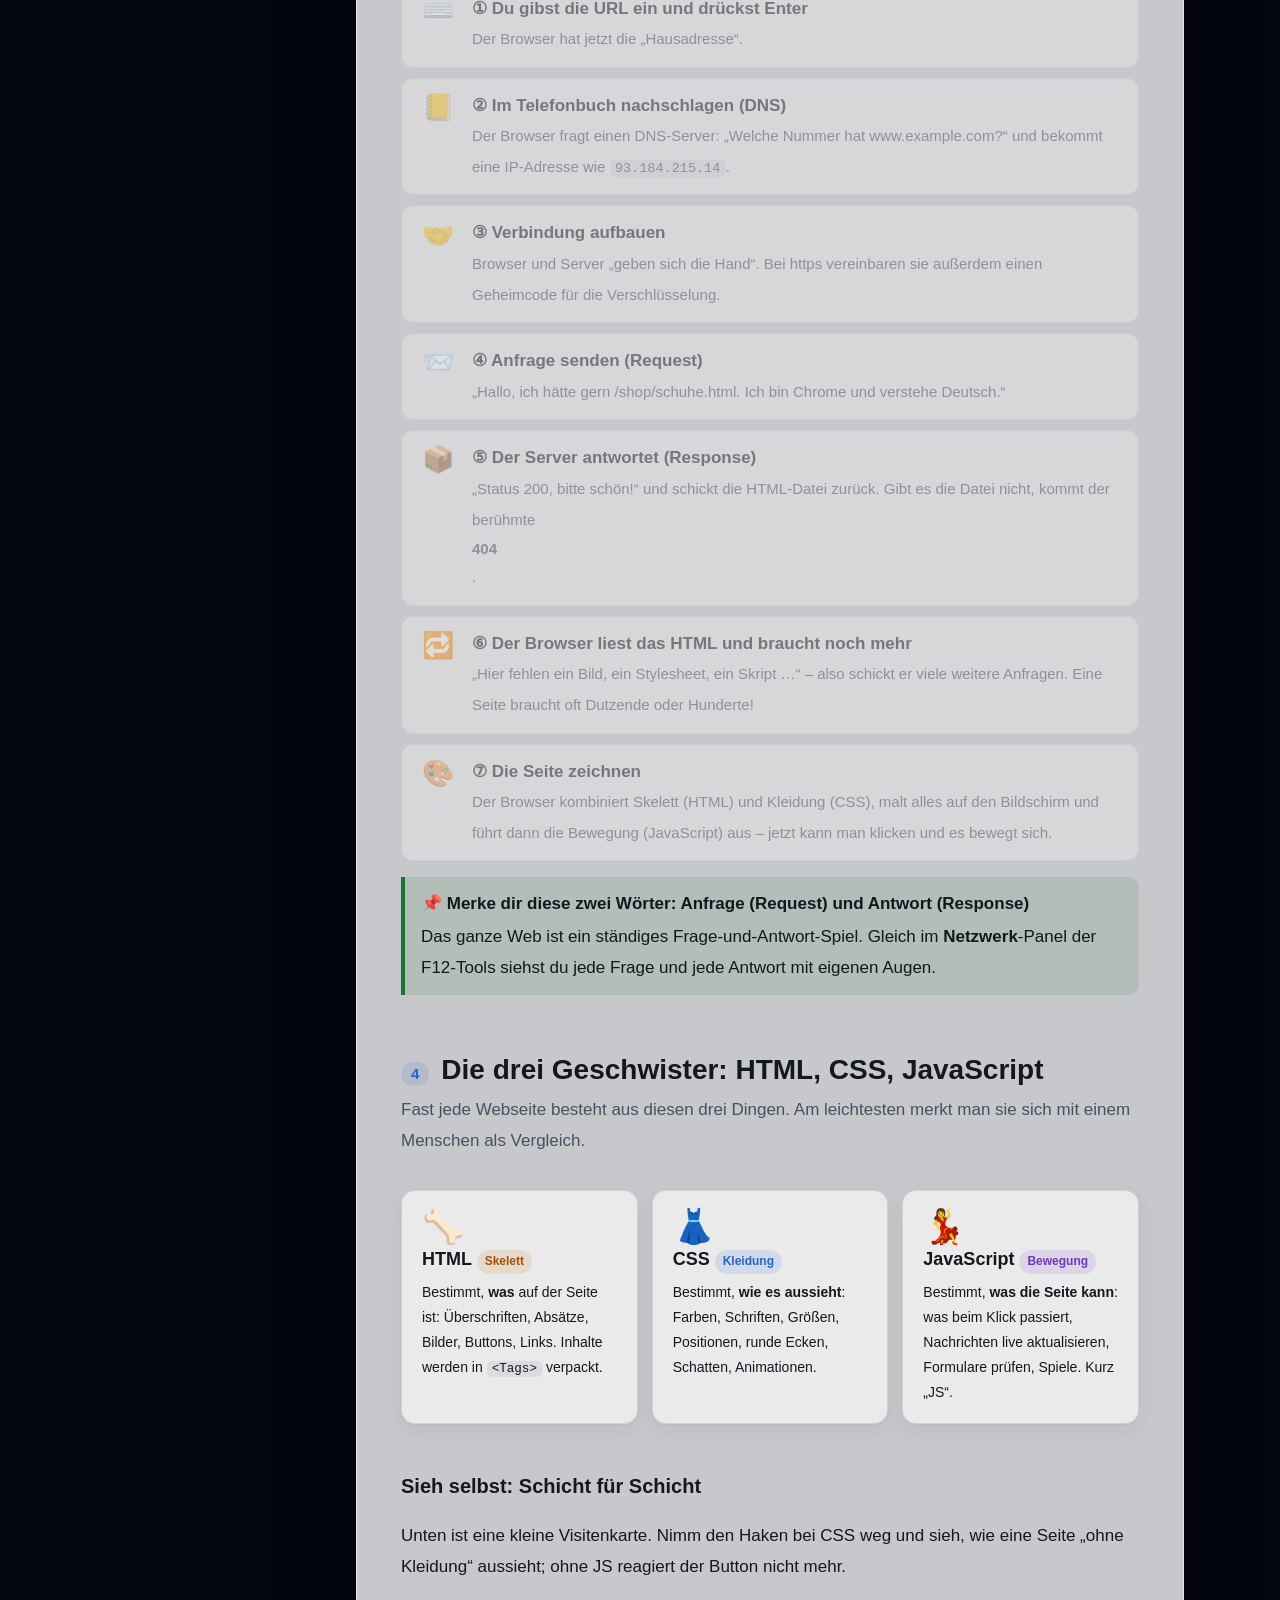
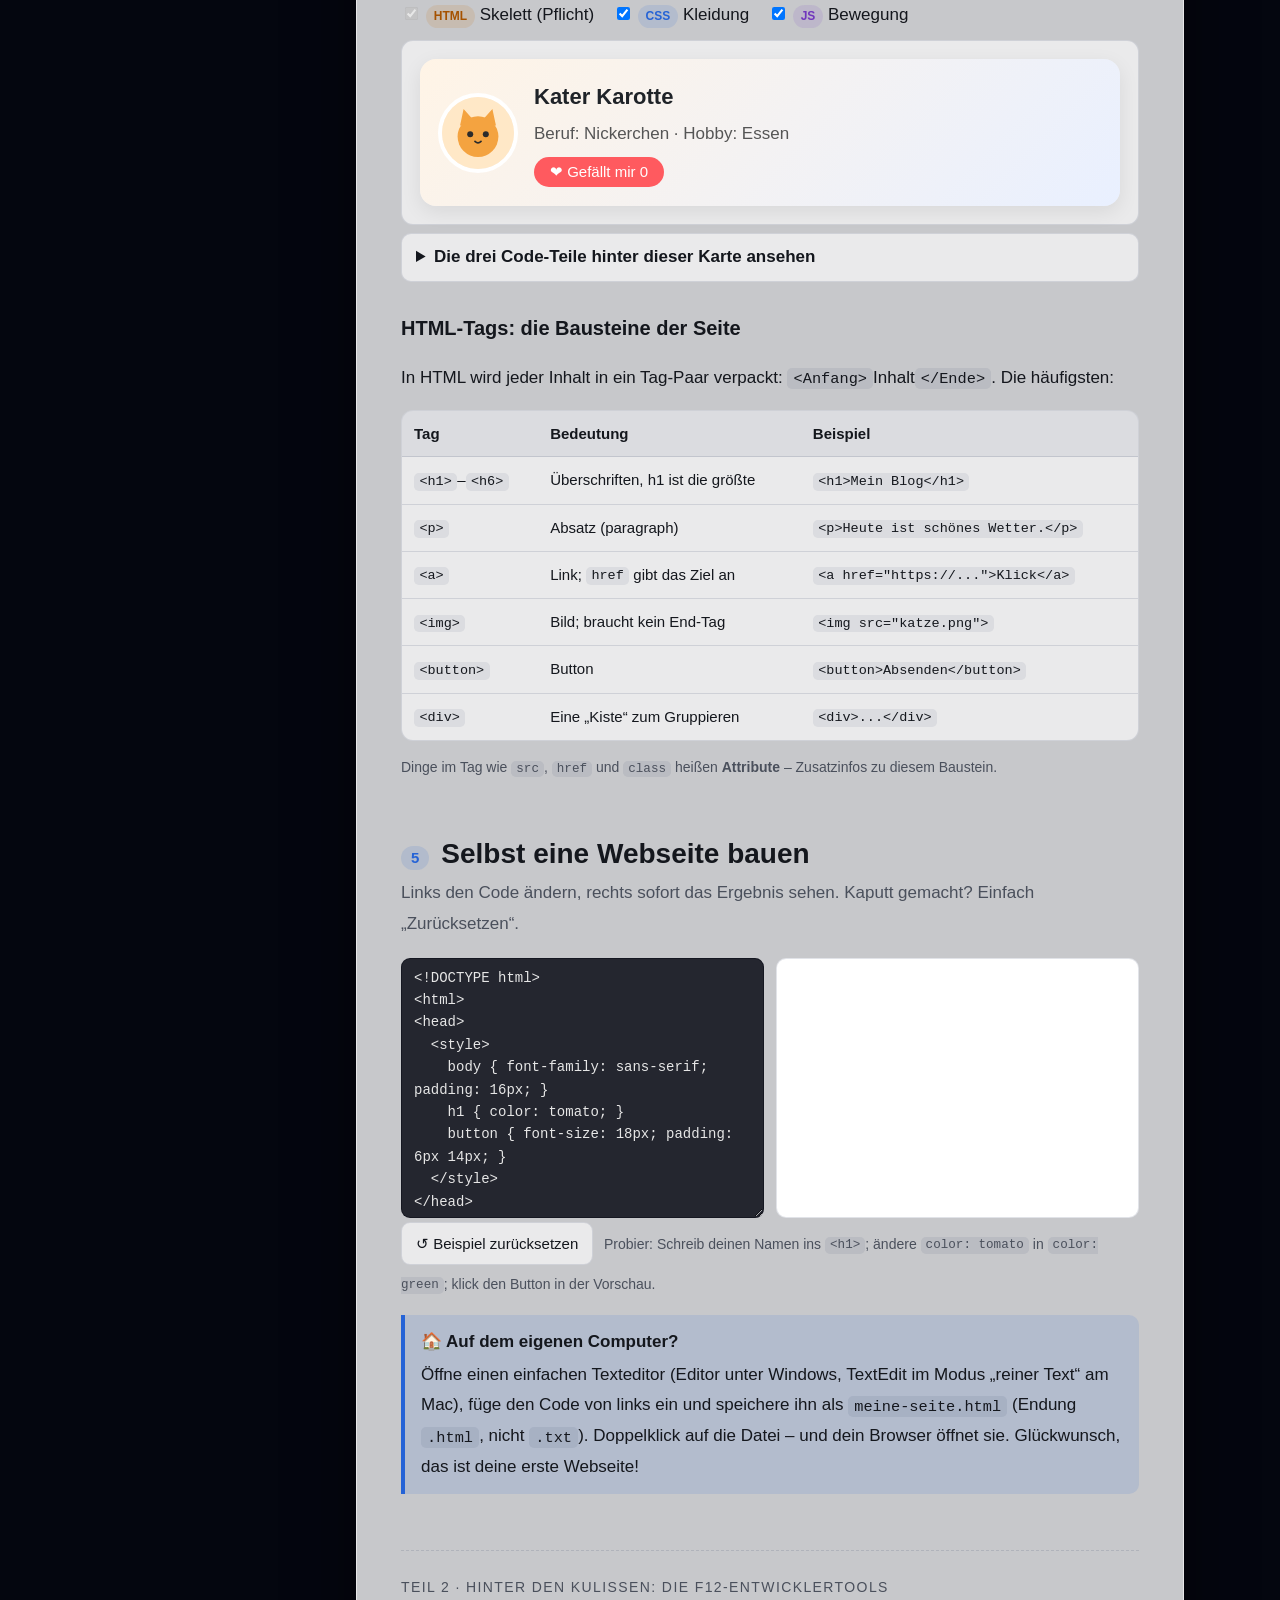
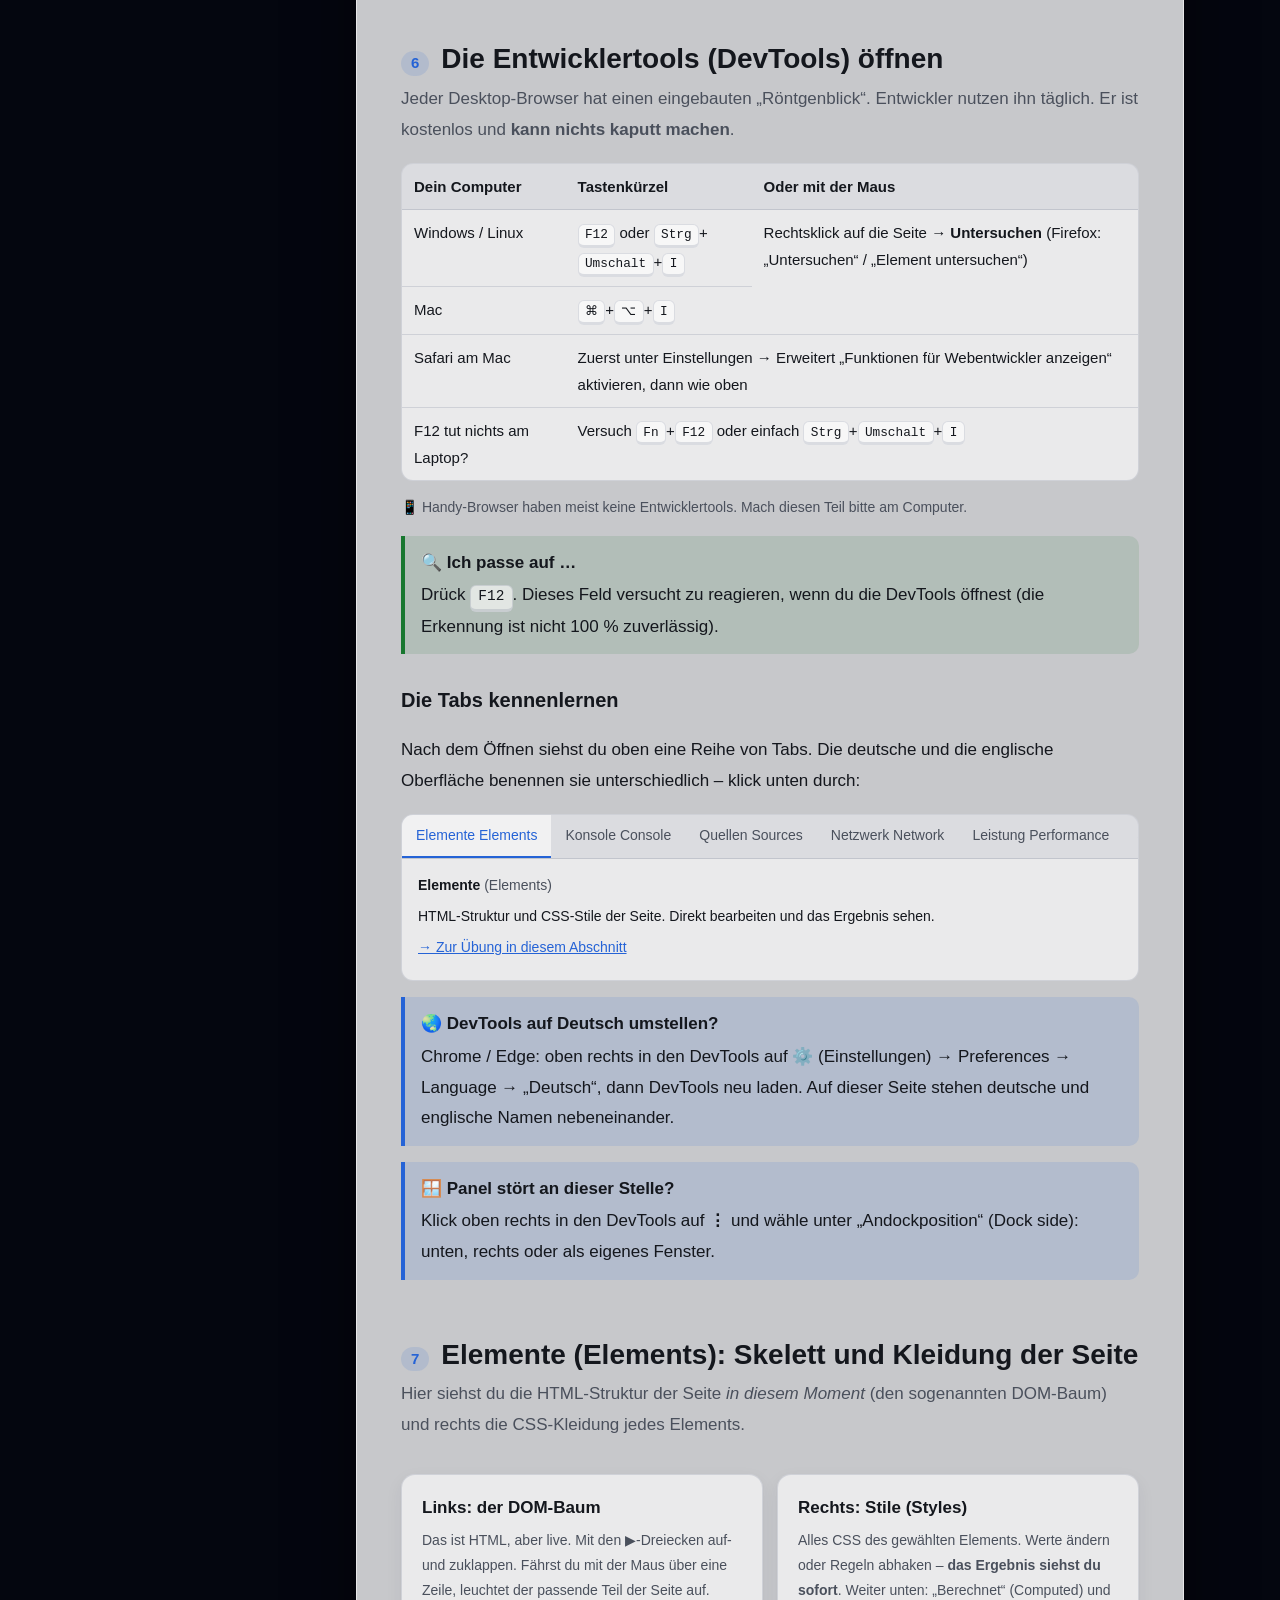
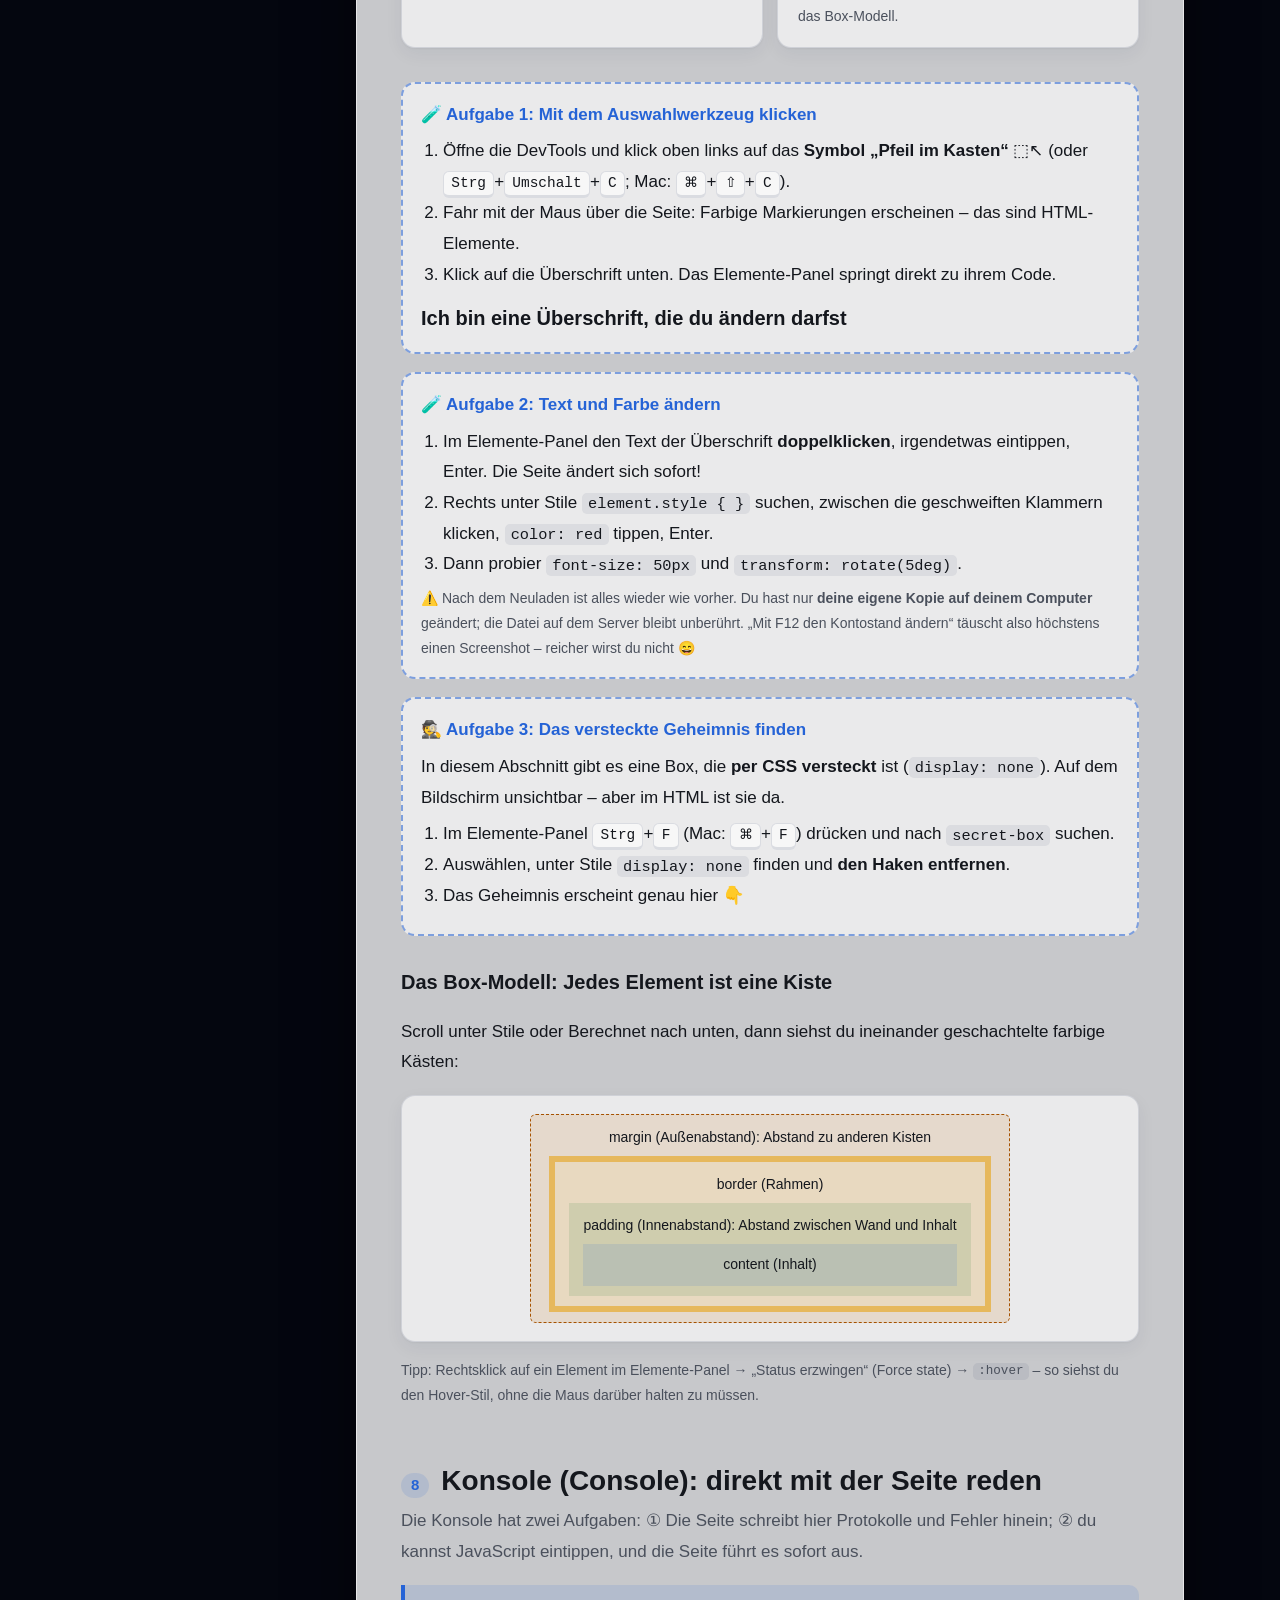
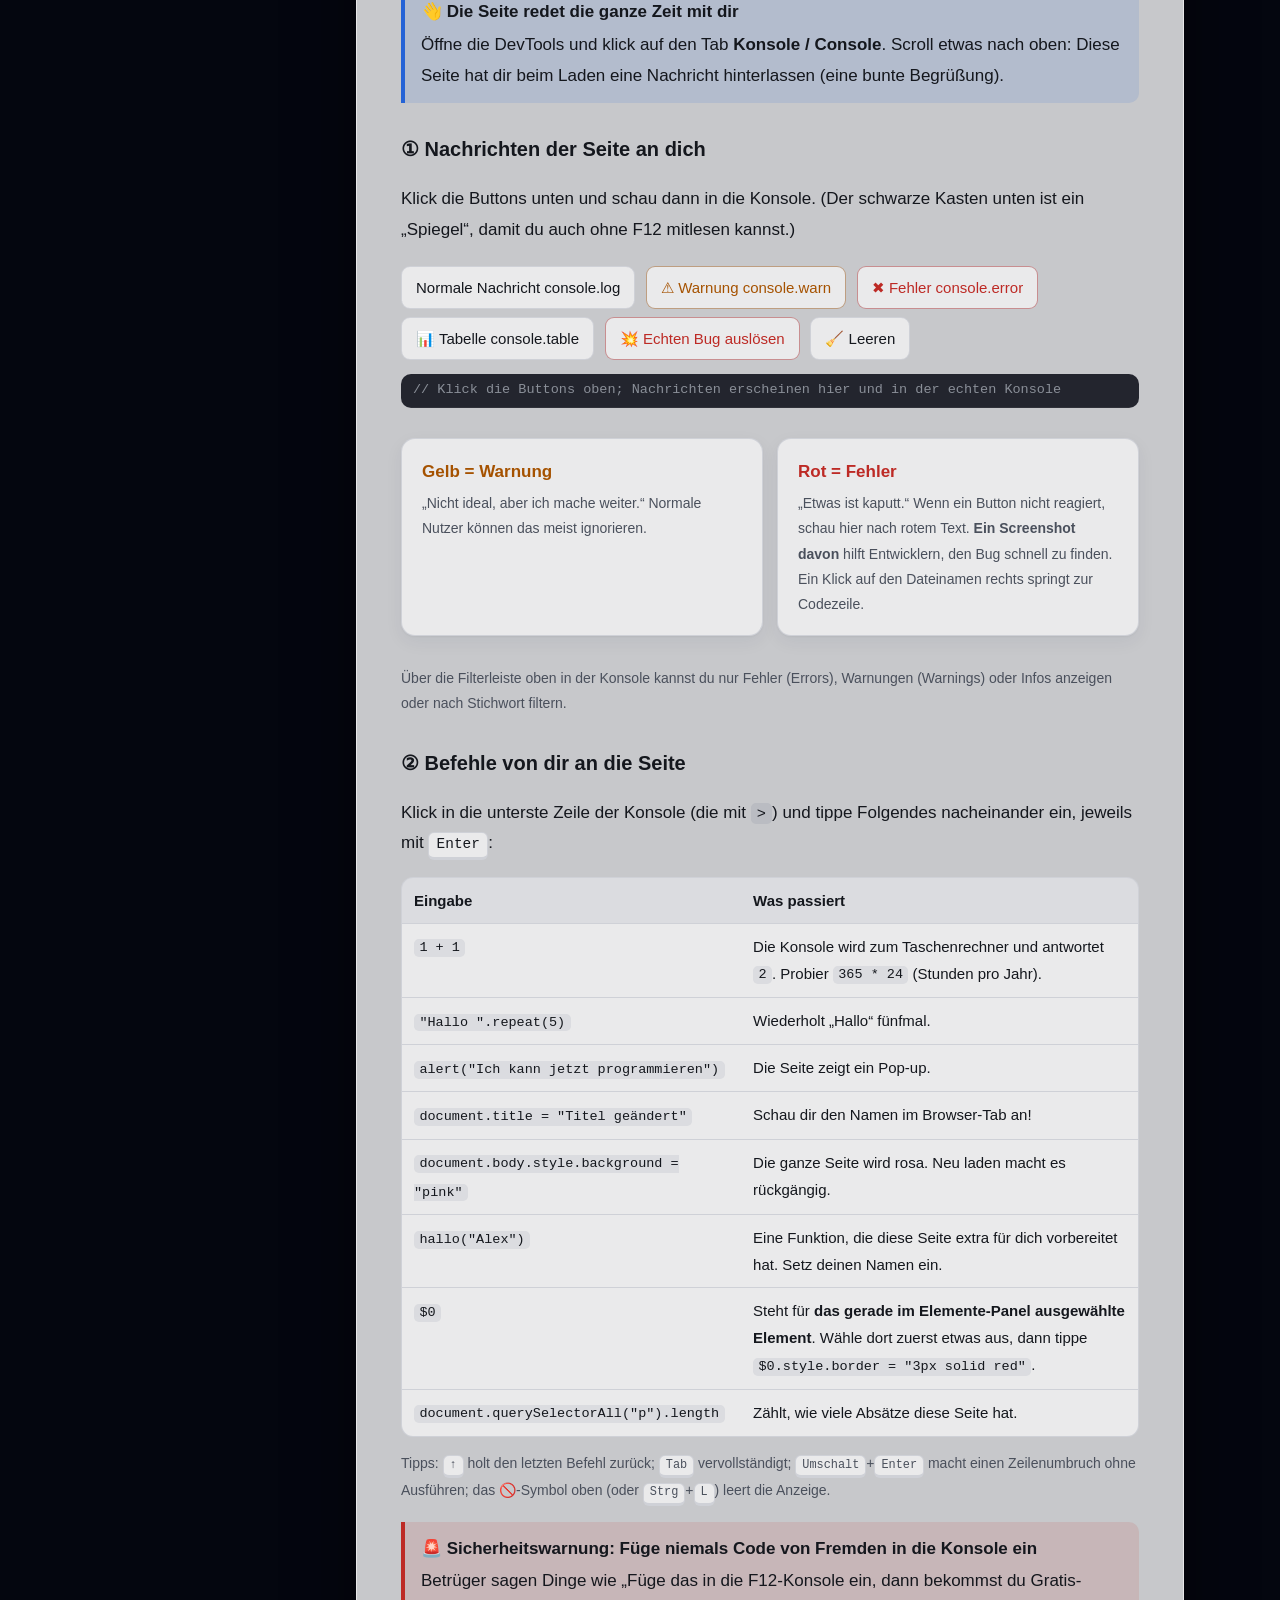
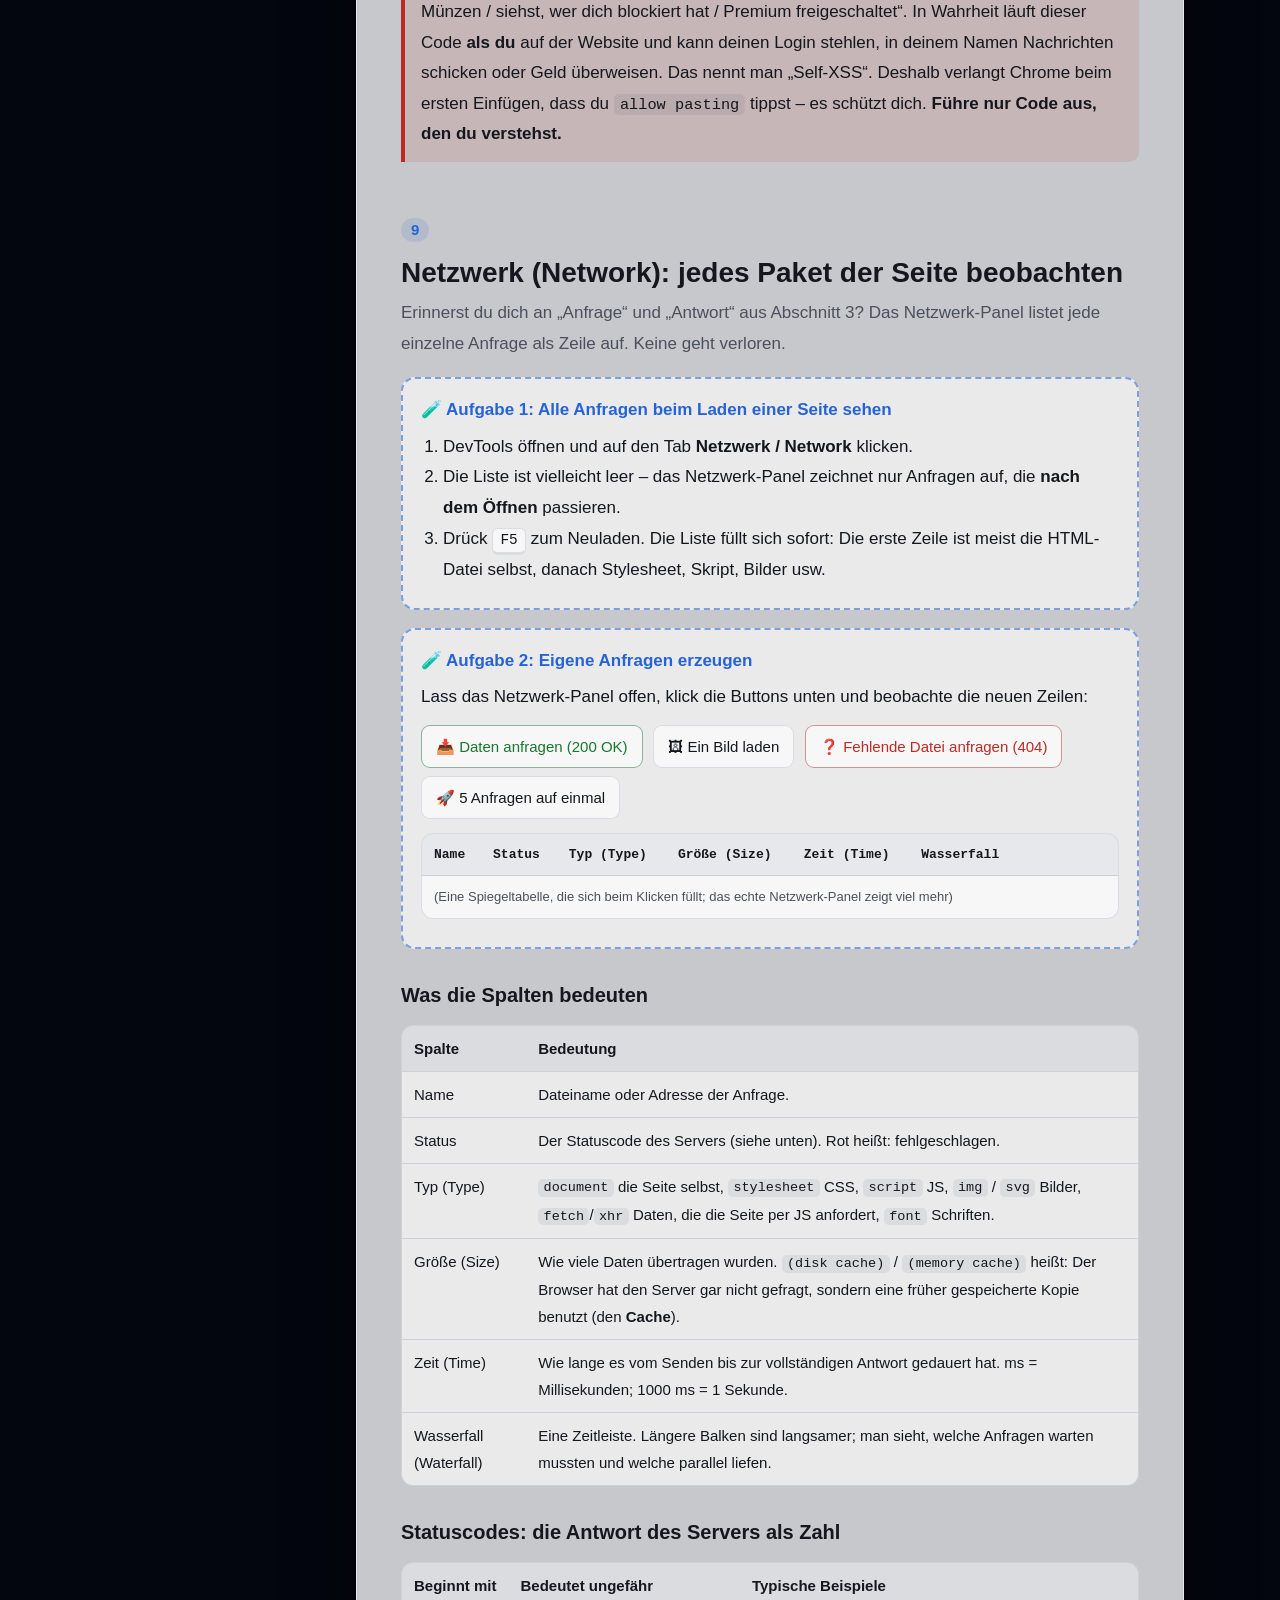
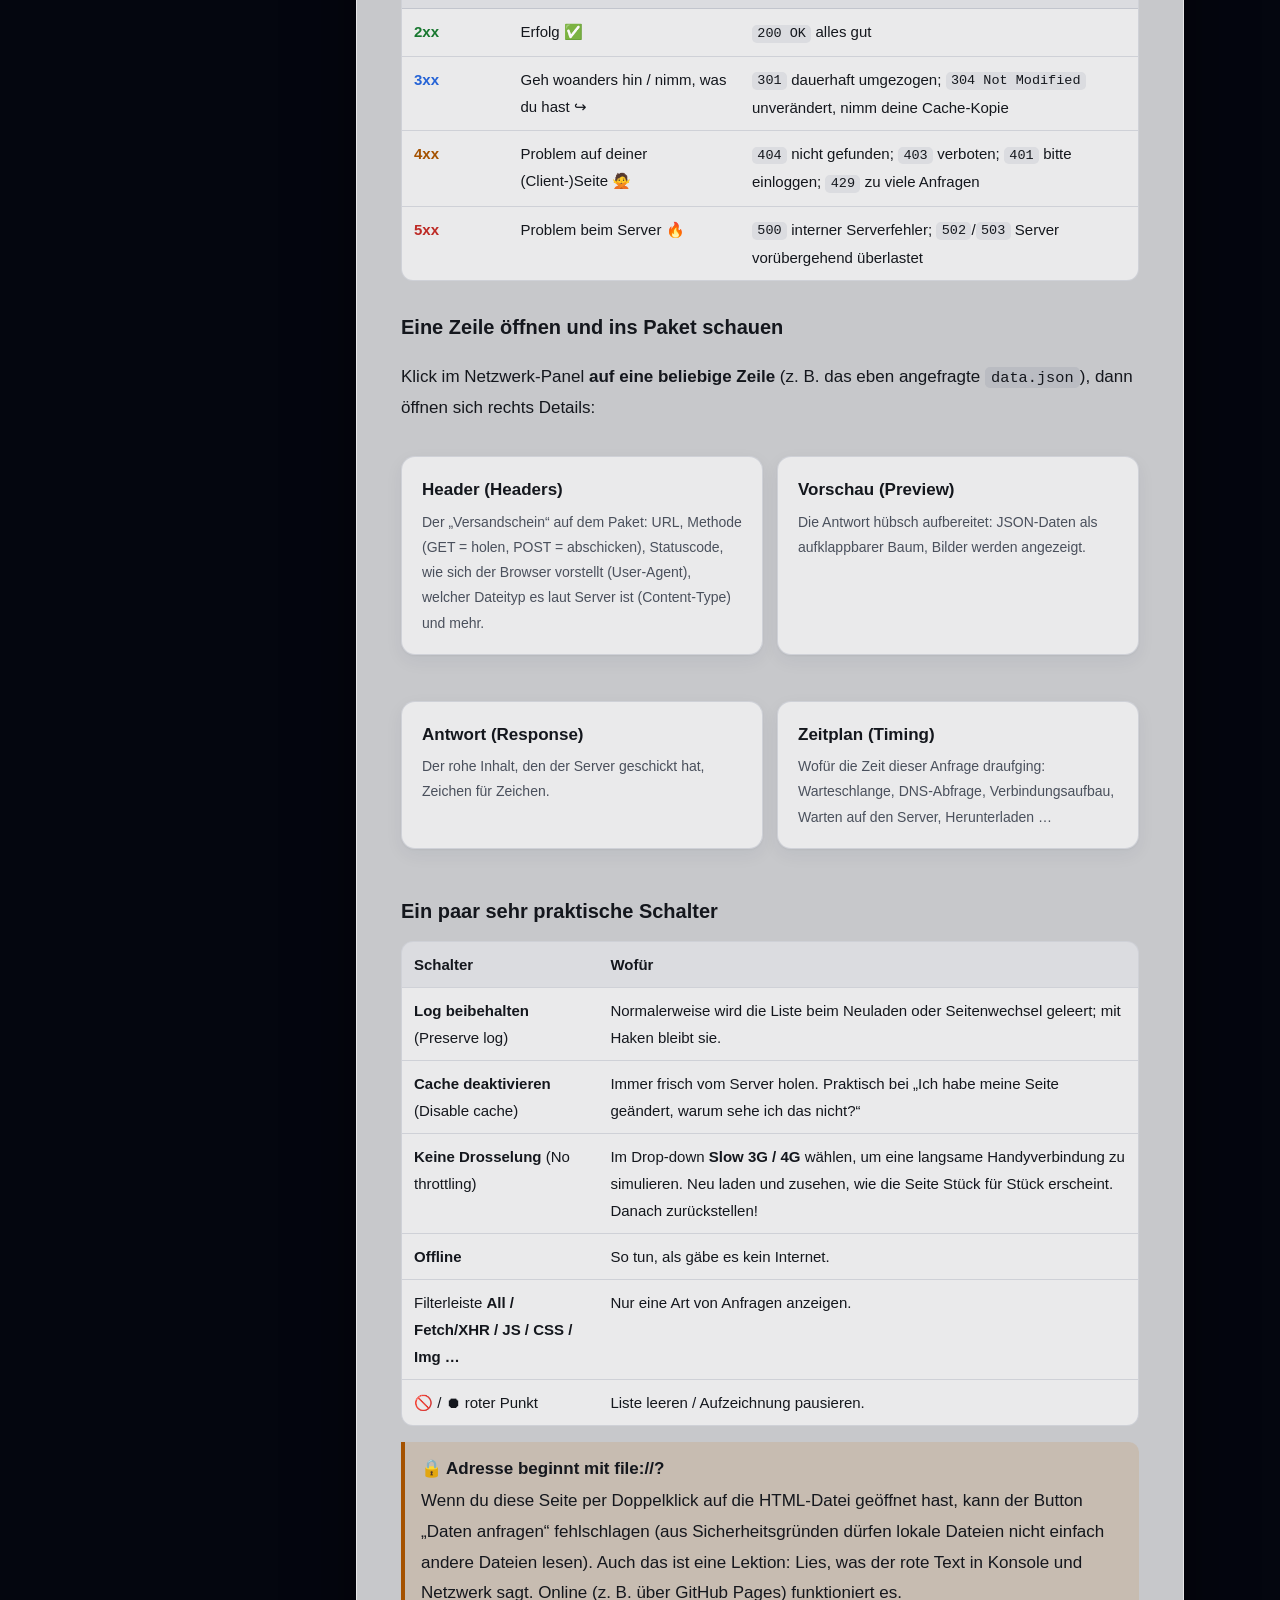
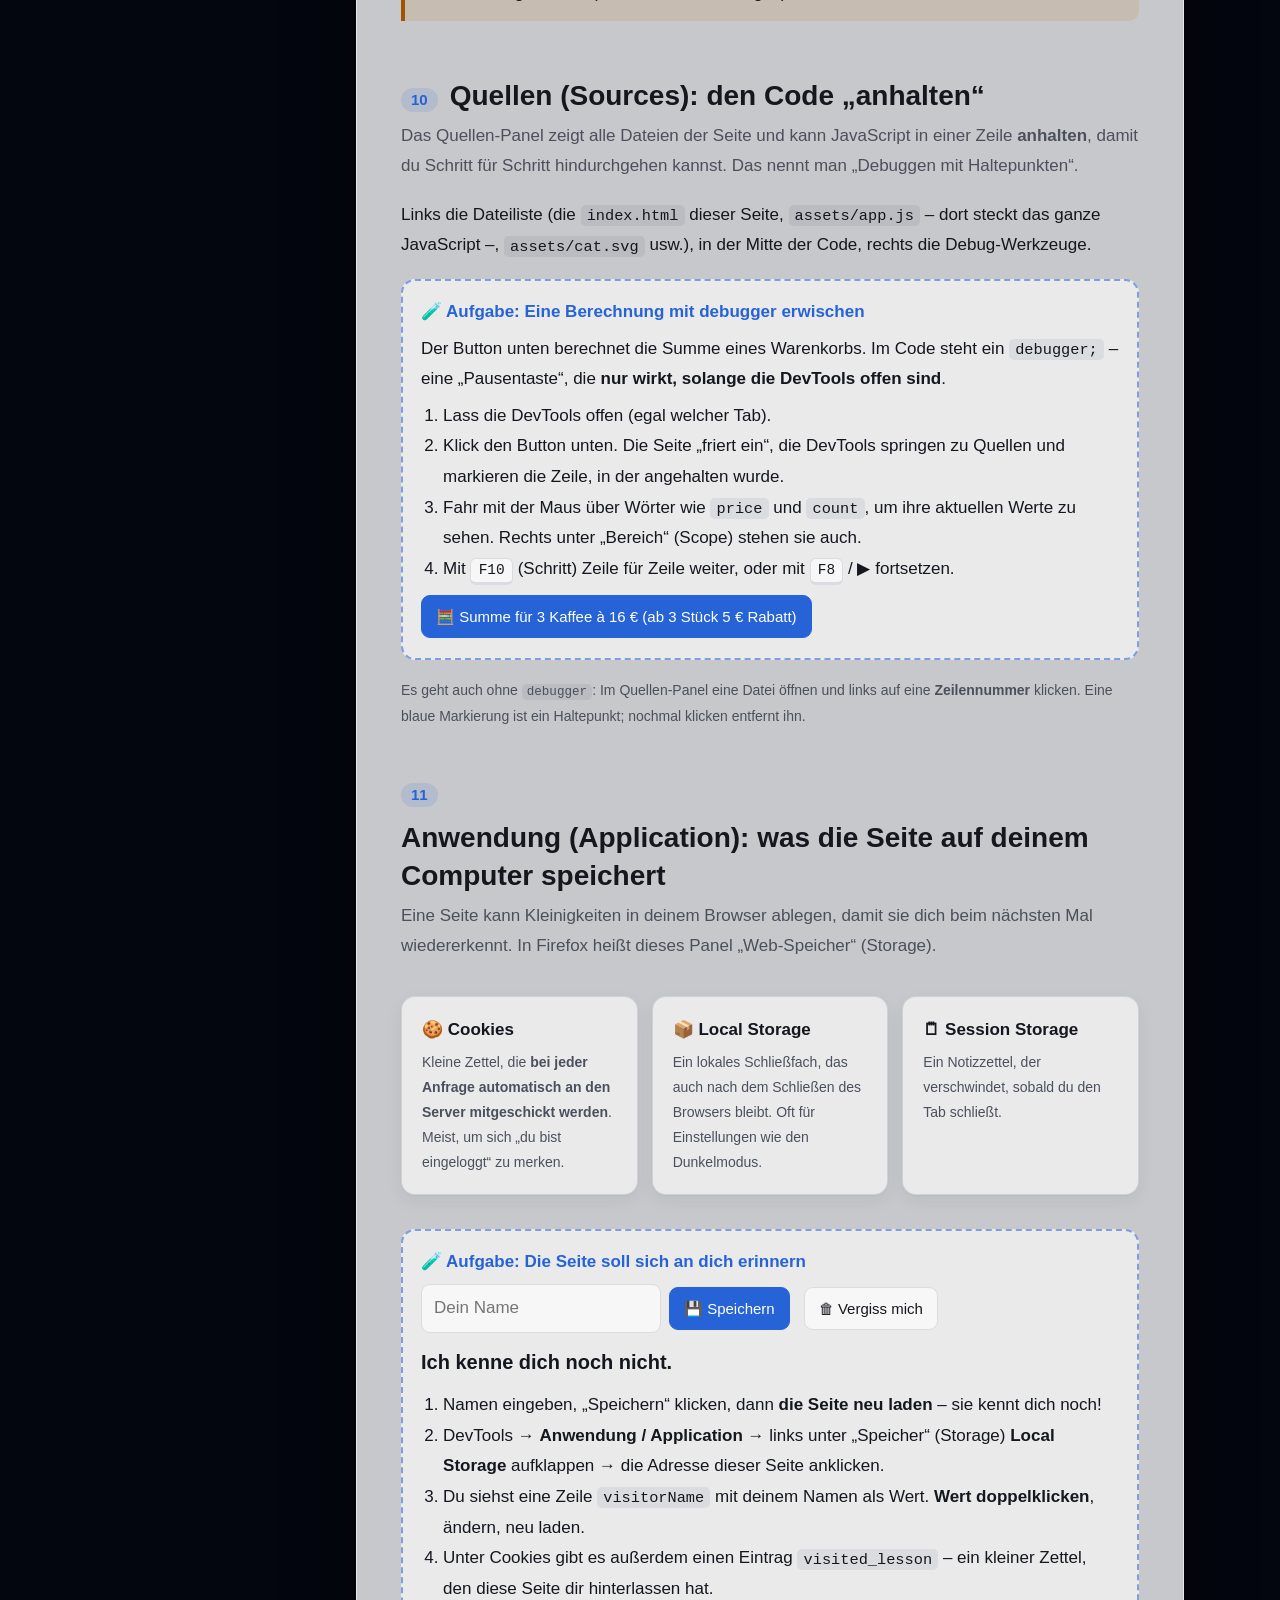
<file: de/index.html>
<!DOCTYPE html>
<html lang="de" data-root="../">
<head>
<meta charset="UTF-8">
<meta name="viewport" content="width=device-width, initial-scale=1">
<title>Was ist eine Webseite</title>
<meta name="description" content="Für absolute Anfänger: eine Webseite, die erklärt, was eine Webseite ist und wie man sie mit den F12-Entwicklertools (Elemente, Konsole, Netzwerk, Quellen, Anwendung, Leistung) durchschaut.">
<link rel="stylesheet" href="../assets/style.css">
<link rel="alternate" hreflang="zh" href="../index.html">
<link rel="alternate" hreflang="en" href="../en/index.html">
<link rel="alternate" hreflang="de" href="index.html">
</head>
<body>

<div class="topbar">
  <div class="topbar-inner">
    <a class="brand" href="#top">🌐 <span class="brand-text">Was ist eine Webseite</span></a>
    <div class="progress" aria-hidden="true"><div id="progress-bar"></div></div>
    <nav class="lang-switch" aria-label="Sprache">
      <a href="../index.html" hreflang="zh" lang="zh">中文</a>
      <a href="../en/index.html" hreflang="en" lang="en">EN</a>
      <a href="index.html" hreflang="de" lang="de" aria-current="true">DE</a>
    </nav>
    <button class="theme-btn" id="theme-btn" type="button" aria-label="Hell/Dunkel umschalten">🌓</button>
  </div>
</div>

<div class="wrap" id="top">
  <nav class="toc" aria-label="Inhalt">
    <div class="toc-group">Teil 1 · Webseiten</div>
    <ol id="toc-list">
      <li><a href="#what">Was ist eine Webseite?</a></li>
      <li><a href="#url">URLs lesen</a></li>
      <li><a href="#journey">Nach dem Enter-Drücken</a></li>
      <li><a href="#trio">Die drei Geschwister</a></li>
      <li><a href="#playground">Selbst eine Seite bauen</a></li>
      <li class="toc-group" style="counter-increment:none">Teil 2 · F12</li>
      <li><a href="#f12">DevTools öffnen</a></li>
      <li><a href="#elements">Elemente</a></li>
      <li><a href="#console">Konsole</a></li>
      <li><a href="#network">Netzwerk</a></li>
      <li><a href="#sources">Quellen</a></li>
      <li><a href="#application">Anwendung</a></li>
      <li><a href="#more">Leistung · Geräte · Check</a></li>
      <li class="toc-group" style="counter-increment:none">Abschluss</li>
      <li><a href="#quiz">Quiz</a></li>
      <li><a href="#glossary">Spickzettel</a></li>
    </ol>
  </nav>

  <main>
    <header class="hero">
      <h1>Eine Webseite,<br>die dir erklärt, was eine Webseite ist.</h1>
      <p class="lead">Keine Vorkenntnisse nötig. Die Seite, die du gerade liest, ist selbst das Lehrbuch: Worüber du liest, das kannst du hier direkt auseinandernehmen. In der zweiten Hälfte öffnen wir die versteckten „Entwicklertools“ des Browsers (Taste <kbd>F12</kbd>), schauen uns das Skelett der Seite an, reden mit ihr und beobachten jedes Paket, das sie übers Internet verschickt und empfängt.</p>
      <div class="badges">
        <span class="badge">⏱ Etwa 40 Minuten</span>
        <span class="badge">💻 Am besten am Computer mit Chrome / Edge / Firefox</span>
        <span class="badge">🧪 In jedem Abschnitt etwas zum Ausprobieren</span>
      </div>
    </header>

    <!-- ============ 1 ============ -->
    <section class="lesson" id="what">
      <h2><span class="num">1</span>Was ist eine Webseite eigentlich?</h2>
      <p class="sub">In einem Satz: <b>Eine Webseite ist eine Textdatei, und der Browser macht daraus das, was du siehst.</b></p>

      <p>Vielleicht denkst du, eine Webseite sei ein Bild oder etwas Geheimnisvolles. Sie ist viel schlichter: Eine Webseite ist im Kern <b>ein geschriebener Text</b>, der mit vereinbarten Zeichen sagt: „Das ist eine Überschrift“, „Hier kommt ein Bild hin“, „Dieser Button ist rot“.</p>

      <div class="grid-2">
        <div class="card">
          <div style="font-size:30px">📄 → 🖥️</div>
          <b>Ein Vergleich: Noten und Pianist</b>
          <p class="small muted" style="margin:4px 0 0">Die Webseiten-Datei ist wie ein <b>Notenblatt</b> – nur Zeichen auf Papier. Der Browser ist der <b>Pianist</b>, der daraus Musik macht. Verschiedene Pianisten spielen dieselben Noten leicht unterschiedlich – deshalb sieht eine Seite in verschiedenen Browsern manchmal etwas anders aus.</p>
        </div>
        <div class="card">
          <div style="font-size:30px">🏪 ↔ 🧑</div>
          <b>Woher kommen Webseiten?</b>
          <p class="small muted" style="margin:4px 0 0">Webseiten-Dateien liegen auf Computern irgendwo auf der Welt, die immer eingeschaltet sind. Diese heißen <b>Server</b>. Dein Browser ist der <b>Client</b>. Eine Seite öffnen = dein Browser <i>fragt</i> einen Server nach einer Datei, und der Server <i>gibt</i> sie ihm.</p>
        </div>
      </div>

      <div class="task">
        <div class="task-head">🧪 Ausprobieren: den „Originaltext“ dieser Seite ansehen</div>
        <ol>
          <li>Mache einen <b>Rechtsklick</b> auf eine leere Stelle dieser Seite und wähle „<b>Seitenquelltext anzeigen</b>“ (oder <kbd>Strg</kbd>+<kbd>U</kbd>, am Mac <kbd>⌘</kbd>+<kbd>⌥</kbd>+<kbd>U</kbd>).</li>
          <li>Ein neuer Tab öffnet sich, voller Text und spitzer Klammern – <b>das ist genau die Seite, die du gerade liest, in ihrer wahren Form</b>.</li>
          <li>Drücke <kbd>Strg</kbd>+<kbd>F</kbd> und suche nach „Notenblatt“. Du findest den Absatz von oben.</li>
        </ol>
        <p class="small muted" style="margin:0">Keine Sorge, wenn du nichts verstehst. Wichtig ist nur: Eine Webseite ist wirklich bloß Text.</p>
      </div>

      <div class="note"><strong>💡 Webseite, Website, Browser, Internet – was ist der Unterschied?</strong>
        Eine <b>Webseite</b> ist eine einzelne Seite. Eine <b>Website</b> ist eine Sammlung zusammengehöriger Seiten (ein Shop hat Startseite, Produktseiten, Warenkorb). Ein <b>Browser</b> ist das Programm zum Anschauen (Chrome, Edge, Safari, Firefox). Das <b>Internet</b> ist das riesige Netz, das die Computer der Welt verbindet; Webseiten sind nur eins von vielen Dingen darin (Chatnachrichten und Onlinespiele laufen auch darüber).
      </div>
    </section>

    <!-- ============ 2 ============ -->
    <section class="lesson" id="url">
      <h2><span class="num">2</span>URLs lesen</h2>
      <p class="sub">Eine URL (Webadresse) ist die „Hausadresse“ einer Seite: Sie sagt dem Browser, wohin er gehen und welche Datei er holen soll.</p>

      <p>Füge unten eine beliebige URL ein (z. B. aus deiner Adressleiste kopiert) – sie wird automatisch in Teile zerlegt:</p>
      <div class="card">
        <input type="text" id="url-input" value="https://www.example.com:443/shop/schuhe.html?farbe=rot&groesse=42#bewertungen" aria-label="URL eingeben" spellcheck="false">
        <div class="url-parts" id="url-parts"></div>
        <div class="small muted" id="url-explain" style="margin-top:10px"></div>
      </div>

      <div class="table-wrap"><table>
        <tr><th>Teil</th><th>Was es ist</th><th>Vergleich aus dem Alltag</th></tr>
        <tr><td><span class="pill" style="background:var(--purple-soft);color:var(--purple)">Protokoll</span> <code>https://</code></td><td>In welcher „Sprache“ mit dem Server geredet wird. Das s in <code>https</code> steht für <b>sicher (verschlüsselt)</b>: Niemand unterwegs kann mitlesen.</td><td>Paket per „versiegeltem Kurier“ statt Postkarte</td></tr>
        <tr><td><span class="pill" style="background:var(--accent-soft);color:var(--accent)">Domain</span> <code>www.example.com</code></td><td>Der Name des Servers. Computer finden sich eigentlich über Zahlen (IP-Adressen); Domains sind Namen für Menschen.</td><td>„Hauptstraße 88“</td></tr>
        <tr><td><span class="pill" style="background:var(--green-soft);color:var(--green)">Pfad</span> <code>/shop/schuhe.html</code></td><td>Welche Datei bzw. Seite auf dem Server.</td><td>„3. Stock, Zimmer 302“</td></tr>
        <tr><td><span class="pill" style="background:var(--orange-soft);color:var(--orange)">Parameter</span> <code>?farbe=rot</code></td><td>Zusätzliche Wünsche, beginnen mit <code>?</code>, mehrere werden mit <code>&amp;</code> verbunden.</td><td>„Ohne Zwiebeln, bitte“ bei der Essensbestellung</td></tr>
        <tr><td><span class="pill" style="background:var(--red-soft);color:var(--red)">Anker</span> <code>#bewertungen</code></td><td>Eine Stelle auf der Seite. <b>Wird nie an den Server geschickt</b> – sagt nur dem Browser, wohin er scrollen soll.</td><td>Ein Lesezeichen im Buch</td></tr>
      </table></div>

      <div class="task">
        <div class="task-head">🧪 Ausprobieren: Anker in Aktion</div>
        <p style="margin:0">Schau dir das Inhaltsverzeichnis links an: Bei jedem Klick erscheint am Ende der Adressleiste etwas wie <code>#console</code>, und die Seite springt dorthin, ohne neu zu laden. Ändere jetzt das Ende der Adressleiste in <code>#network</code> und drücke Enter.</p>
      </div>
    </section>

    <!-- ============ 3 ============ -->
    <section class="lesson" id="journey">
      <h2><span class="num">3</span>Was passiert, nachdem du Enter drückst?</h2>
      <p class="sub">Vom Enter-Drücken bis zur fertigen Seite vergeht meist weniger als eine Sekunde. Wir spielen es 100-mal langsamer ab.</p>

      <button class="btn primary" id="journey-play" type="button">▶ Diese Sekunde abspielen</button>
      <div class="journey" id="journey-steps" style="margin-top:12px">
        <div class="step"><div class="ico">⌨️</div><div><b>① Du gibst die URL ein und drückst Enter</b><span>Der Browser hat jetzt die „Hausadresse“.</span></div></div>
        <div class="step"><div class="ico">📒</div><div><b>② Im Telefonbuch nachschlagen (DNS)</b><span>Der Browser fragt einen DNS-Server: „Welche Nummer hat www.example.com?“ und bekommt eine IP-Adresse wie <code>93.184.215.14</code>.</span></div></div>
        <div class="step"><div class="ico">🤝</div><div><b>③ Verbindung aufbauen</b><span>Browser und Server „geben sich die Hand“. Bei https vereinbaren sie außerdem einen Geheimcode für die Verschlüsselung.</span></div></div>
        <div class="step"><div class="ico">📨</div><div><b>④ Anfrage senden (Request)</b><span>„Hallo, ich hätte gern /shop/schuhe.html. Ich bin Chrome und verstehe Deutsch.“</span></div></div>
        <div class="step"><div class="ico">📦</div><div><b>⑤ Der Server antwortet (Response)</b><span>„Status 200, bitte schön!“ und schickt die HTML-Datei zurück. Gibt es die Datei nicht, kommt der berühmte <b>404</b>.</span></div></div>
        <div class="step"><div class="ico">🔁</div><div><b>⑥ Der Browser liest das HTML und braucht noch mehr</b><span>„Hier fehlen ein Bild, ein Stylesheet, ein Skript …“ – also schickt er viele weitere Anfragen. Eine Seite braucht oft Dutzende oder Hunderte!</span></div></div>
        <div class="step"><div class="ico">🎨</div><div><b>⑦ Die Seite zeichnen</b><span>Der Browser kombiniert Skelett (HTML) und Kleidung (CSS), malt alles auf den Bildschirm und führt dann die Bewegung (JavaScript) aus – jetzt kann man klicken und es bewegt sich.</span></div></div>
      </div>
      <div class="note ok"><strong>📌 Merke dir diese zwei Wörter: Anfrage (Request) und Antwort (Response)</strong>
        Das ganze Web ist ein ständiges Frage-und-Antwort-Spiel. Gleich im <b>Netzwerk</b>-Panel der F12-Tools siehst du jede Frage und jede Antwort mit eigenen Augen.
      </div>
    </section>

    <!-- ============ 4 ============ -->
    <section class="lesson" id="trio">
      <h2><span class="num">4</span>Die drei Geschwister: HTML, CSS, JavaScript</h2>
      <p class="sub">Fast jede Webseite besteht aus diesen drei Dingen. Am leichtesten merkt man sie sich mit einem Menschen als Vergleich.</p>

      <div class="grid-3 trio">
        <div class="card"><div class="emoji">🦴</div><h4>HTML <span class="pill html">Skelett</span></h4><p class="small" style="margin:0">Bestimmt, <b>was</b> auf der Seite ist: Überschriften, Absätze, Bilder, Buttons, Links. Inhalte werden in <code>&lt;Tags&gt;</code> verpackt.</p></div>
        <div class="card"><div class="emoji">👗</div><h4>CSS <span class="pill css">Kleidung</span></h4><p class="small" style="margin:0">Bestimmt, <b>wie es aussieht</b>: Farben, Schriften, Größen, Positionen, runde Ecken, Schatten, Animationen.</p></div>
        <div class="card"><div class="emoji">💃</div><h4>JavaScript <span class="pill js">Bewegung</span></h4><p class="small" style="margin:0">Bestimmt, <b>was die Seite kann</b>: was beim Klick passiert, Nachrichten live aktualisieren, Formulare prüfen, Spiele. Kurz „JS“.</p></div>
      </div>

      <h3>Sieh selbst: Schicht für Schicht</h3>
      <p>Unten ist eine kleine Visitenkarte. Nimm den Haken bei CSS weg und sieh, wie eine Seite „ohne Kleidung“ aussieht; ohne JS reagiert der Button nicht mehr.</p>
      <div class="layer-toggles" style="margin-bottom:10px">
        <label><input type="checkbox" checked disabled> <span class="pill html">HTML</span> Skelett (Pflicht)</label>
        <label><input type="checkbox" id="tg-css" checked> <span class="pill css">CSS</span> Kleidung</label>
        <label><input type="checkbox" id="tg-js" checked> <span class="pill js">JS</span> Bewegung</label>
      </div>
      <div class="layer-demo styled" id="layer-demo">
        <div class="profile">
          <img src="../assets/cat.svg" alt="Gesicht einer roten Katze">
          <div>
            <h4>Kater Karotte</h4>
            <p>Beruf: Nickerchen · Hobby: Essen</p>
            <button type="button" id="like-btn">❤ Gefällt mir <span id="like-count">0</span></button>
          </div>
        </div>
      </div>

      <details>
        <summary>Die drei Code-Teile hinter dieser Karte ansehen</summary>
<pre><code><span class="t-com">&lt;!-- HTML: was da ist --&gt;</span>
<span class="t-tag">&lt;div</span> <span class="t-attr">class</span>=<span class="t-str">"profile"</span><span class="t-tag">&gt;</span>
  <span class="t-tag">&lt;img</span> <span class="t-attr">src</span>=<span class="t-str">"cat.svg"</span><span class="t-tag">&gt;</span>
  <span class="t-tag">&lt;h4&gt;</span>Kater Karotte<span class="t-tag">&lt;/h4&gt;</span>
  <span class="t-tag">&lt;button&gt;</span>❤ Gefällt mir<span class="t-tag">&lt;/button&gt;</span>
<span class="t-tag">&lt;/div&gt;</span></code></pre>
<pre><code><span class="t-com">/* CSS: wie es aussieht */</span>
<span class="t-tag">.profile img</span> { <span class="t-attr">border-radius</span>: <span class="t-str">50%</span>; }      <span class="t-com">/* rundes Bild */</span>
<span class="t-tag">.profile button</span> { <span class="t-attr">background</span>: <span class="t-str">#ff5a5f</span>; } <span class="t-com">/* roter Button */</span></code></pre>
<pre><code><span class="t-com">// JavaScript: was es tut</span>
<span class="t-key">let</span> count = 0;
button.<span class="t-attr">onclick</span> = () =&gt; {
  count = count + 1;             <span class="t-com">// pro Klick eins mehr</span>
  countText.textContent = count; <span class="t-com">// neue Zahl auf die Seite schreiben</span>
};</code></pre>
      </details>

      <h3>HTML-Tags: die Bausteine der Seite</h3>
      <p>In HTML wird jeder Inhalt in ein Tag-Paar verpackt: <code>&lt;Anfang&gt;</code>Inhalt<code>&lt;/Ende&gt;</code>. Die häufigsten:</p>
      <div class="table-wrap"><table>
        <tr><th>Tag</th><th>Bedeutung</th><th>Beispiel</th></tr>
        <tr><td><code>&lt;h1&gt;</code>–<code>&lt;h6&gt;</code></td><td>Überschriften, h1 ist die größte</td><td><code>&lt;h1&gt;Mein Blog&lt;/h1&gt;</code></td></tr>
        <tr><td><code>&lt;p&gt;</code></td><td>Absatz (paragraph)</td><td><code>&lt;p&gt;Heute ist schönes Wetter.&lt;/p&gt;</code></td></tr>
        <tr><td><code>&lt;a&gt;</code></td><td>Link; <code>href</code> gibt das Ziel an</td><td><code>&lt;a href="https://..."&gt;Klick&lt;/a&gt;</code></td></tr>
        <tr><td><code>&lt;img&gt;</code></td><td>Bild; braucht kein End-Tag</td><td><code>&lt;img src="katze.png"&gt;</code></td></tr>
        <tr><td><code>&lt;button&gt;</code></td><td>Button</td><td><code>&lt;button&gt;Absenden&lt;/button&gt;</code></td></tr>
        <tr><td><code>&lt;div&gt;</code></td><td>Eine „Kiste“ zum Gruppieren</td><td><code>&lt;div&gt;...&lt;/div&gt;</code></td></tr>
      </table></div>
      <p class="small muted">Dinge im Tag wie <code>src</code>, <code>href</code> und <code>class</code> heißen <b>Attribute</b> – Zusatzinfos zu diesem Baustein.</p>
    </section>

    <!-- ============ 5 ============ -->
    <section class="lesson" id="playground">
      <h2><span class="num">5</span>Selbst eine Webseite bauen</h2>
      <p class="sub">Links den Code ändern, rechts sofort das Ergebnis sehen. Kaputt gemacht? Einfach „Zurücksetzen“.</p>

      <div class="playground">
        <textarea class="code" id="pg-code" spellcheck="false" aria-label="HTML-Code-Editor"></textarea>
        <iframe id="pg-frame" title="Vorschau" sandbox="allow-scripts allow-modals"></iframe>
      </div>
      <button class="btn" id="pg-reset" type="button">↺ Beispiel zurücksetzen</button>
      <span class="small muted">Probier: Schreib deinen Namen ins <code>&lt;h1&gt;</code>; ändere <code>color: tomato</code> in <code>color: green</code>; klick den Button in der Vorschau.</span>

      <div class="note"><strong>🏠 Auf dem eigenen Computer?</strong>
        Öffne einen einfachen Texteditor (Editor unter Windows, TextEdit im Modus „reiner Text“ am Mac), füge den Code von links ein und speichere ihn als <code>meine-seite.html</code> (Endung <code>.html</code>, nicht <code>.txt</code>). Doppelklick auf die Datei – und dein Browser öffnet sie. Glückwunsch, das ist deine erste Webseite!
      </div>
    </section>

    <hr class="part">
    <p class="part-title">TEIL 2 · HINTER DEN KULISSEN: DIE F12-ENTWICKLERTOOLS</p>

    <!-- ============ 6 ============ -->
    <section class="lesson" id="f12">
      <h2><span class="num">6</span>Die Entwicklertools (DevTools) öffnen</h2>
      <p class="sub">Jeder Desktop-Browser hat einen eingebauten „Röntgenblick“. Entwickler nutzen ihn täglich. Er ist kostenlos und <b>kann nichts kaputt machen</b>.</p>

      <div class="table-wrap"><table>
        <tr><th>Dein Computer</th><th>Tastenkürzel</th><th>Oder mit der Maus</th></tr>
        <tr><td>Windows / Linux</td><td><kbd>F12</kbd> oder <kbd>Strg</kbd>+<kbd>Umschalt</kbd>+<kbd>I</kbd></td><td rowspan="2">Rechtsklick auf die Seite → <b>Untersuchen</b> (Firefox: „Untersuchen“ / „Element untersuchen“)</td></tr>
        <tr><td>Mac</td><td><kbd>⌘</kbd>+<kbd>⌥</kbd>+<kbd>I</kbd></td></tr>
        <tr><td>Safari am Mac</td><td colspan="2">Zuerst unter Einstellungen → Erweitert „Funktionen für Webentwickler anzeigen“ aktivieren, dann wie oben</td></tr>
        <tr><td>F12 tut nichts am Laptop?</td><td colspan="2">Versuch <kbd>Fn</kbd>+<kbd>F12</kbd> oder einfach <kbd>Strg</kbd>+<kbd>Umschalt</kbd>+<kbd>I</kbd></td></tr>
      </table></div>
      <p class="small muted">📱 Handy-Browser haben meist keine Entwicklertools. Mach diesen Teil bitte am Computer.</p>

      <div class="note ok" id="devtools-status"><strong>🔍 Ich passe auf …</strong>Drück <kbd>F12</kbd>. Dieses Feld versucht zu reagieren, wenn du die DevTools öffnest (die Erkennung ist nicht 100 % zuverlässig).</div>

      <h3>Die Tabs kennenlernen</h3>
      <p>Nach dem Öffnen siehst du oben eine Reihe von Tabs. Die deutsche und die englische Oberfläche benennen sie unterschiedlich – klick unten durch:</p>
      <div class="fake-devtools">
        <div class="fd-tabs" id="fd-tabs" role="tablist"></div>
        <div class="fd-body" id="fd-body"></div>
      </div>
      <div class="note"><strong>🌏 DevTools auf Deutsch umstellen?</strong>
        Chrome / Edge: oben rechts in den DevTools auf ⚙️ (Einstellungen) → Preferences → Language → „Deutsch“, dann DevTools neu laden. Auf dieser Seite stehen deutsche und englische Namen nebeneinander.
      </div>
      <div class="note"><strong>🪟 Panel stört an dieser Stelle?</strong>
        Klick oben rechts in den DevTools auf <b>⋮</b> und wähle unter „Andockposition“ (Dock side): unten, rechts oder als eigenes Fenster.
      </div>
    </section>

    <!-- ============ 7 ============ -->
    <section class="lesson" id="elements">
      <h2><span class="num">7</span>Elemente (Elements): Skelett und Kleidung der Seite</h2>
      <p class="sub">Hier siehst du die HTML-Struktur der Seite <i>in diesem Moment</i> (den sogenannten DOM-Baum) und rechts die CSS-Kleidung jedes Elements.</p>

      <div class="grid-2">
        <div class="card"><b>Links: der DOM-Baum</b><p class="small muted" style="margin:4px 0 0">Das ist HTML, aber live. Mit den ▶-Dreiecken auf- und zuklappen. Fährst du mit der Maus über eine Zeile, leuchtet der passende Teil der Seite auf.</p></div>
        <div class="card"><b>Rechts: Stile (Styles)</b><p class="small muted" style="margin:4px 0 0">Alles CSS des gewählten Elements. Werte ändern oder Regeln abhaken – <b>das Ergebnis siehst du sofort</b>. Weiter unten: „Berechnet“ (Computed) und das Box-Modell.</p></div>
      </div>

      <div class="task">
        <div class="task-head">🧪 Aufgabe 1: Mit dem Auswahlwerkzeug klicken</div>
        <ol>
          <li>Öffne die DevTools und klick oben links auf das <b>Symbol „Pfeil im Kasten“</b> ⬚↖ (oder <kbd>Strg</kbd>+<kbd>Umschalt</kbd>+<kbd>C</kbd>; Mac: <kbd>⌘</kbd>+<kbd>⇧</kbd>+<kbd>C</kbd>).</li>
          <li>Fahr mit der Maus über die Seite: Farbige Markierungen erscheinen – das sind HTML-Elemente.</li>
          <li>Klick auf die Überschrift unten. Das Elemente-Panel springt direkt zu ihrem Code.</li>
        </ol>
        <h3 id="editable-title" style="margin:10px 0 0">Ich bin eine Überschrift, die du ändern darfst</h3>
      </div>

      <div class="task">
        <div class="task-head">🧪 Aufgabe 2: Text und Farbe ändern</div>
        <ol>
          <li>Im Elemente-Panel den Text der Überschrift <b>doppelklicken</b>, irgendetwas eintippen, Enter. Die Seite ändert sich sofort!</li>
          <li>Rechts unter Stile <code>element.style { }</code> suchen, zwischen die geschweiften Klammern klicken, <code>color: red</code> tippen, Enter.</li>
          <li>Dann probier <code>font-size: 50px</code> und <code>transform: rotate(5deg)</code>.</li>
        </ol>
        <p class="small muted" style="margin:0">⚠️ Nach dem Neuladen ist alles wieder wie vorher. Du hast nur <b>deine eigene Kopie auf deinem Computer</b> geändert; die Datei auf dem Server bleibt unberührt. „Mit F12 den Kontostand ändern“ täuscht also höchstens einen Screenshot – reicher wirst du nicht 😄</p>
      </div>

      <div class="task">
        <div class="task-head">🕵️ Aufgabe 3: Das versteckte Geheimnis finden</div>
        <p style="margin:0 0 6px">In diesem Abschnitt gibt es eine Box, die <b>per CSS versteckt</b> ist (<code>display: none</code>). Auf dem Bildschirm unsichtbar – aber im HTML ist sie da.</p>
        <ol>
          <li>Im Elemente-Panel <kbd>Strg</kbd>+<kbd>F</kbd> (Mac: <kbd>⌘</kbd>+<kbd>F</kbd>) drücken und nach <code>secret-box</code> suchen.</li>
          <li>Auswählen, unter Stile <code>display: none</code> finden und <b>den Haken entfernen</b>.</li>
          <li>Das Geheimnis erscheint genau hier 👇</li>
        </ol>
        <div class="secret-box" id="secret-box">
          <div class="note ok" style="margin:8px 0 0"><strong>🎉 Gefunden! Das Passwort lautet „Webseiten haben keine Geheimnisse“.</strong>Deshalb dürfen <b>Passwörter und Schlüssel niemals in eine Webseite geschrieben werden</b> – Nutzer sehen alles darin.</div>
        </div>
      </div>

      <h3>Das Box-Modell: Jedes Element ist eine Kiste</h3>
      <p>Scroll unter Stile oder Berechnet nach unten, dann siehst du ineinander geschachtelte farbige Kästen:</p>
      <div class="card" style="text-align:center;font-size:14px">
        <div style="display:inline-block;background:var(--orange-soft);padding:10px 18px;border-radius:6px;border:1px dashed var(--orange)">margin (Außenabstand): Abstand zu anderen Kisten
          <div style="background:#f5d78e33;border:6px solid #e6b85c;padding:10px 14px;margin-top:6px">border (Rahmen)
            <div style="background:var(--green-soft);padding:10px 14px;margin-top:6px">padding (Innenabstand): Abstand zwischen Wand und Inhalt
              <div style="background:var(--accent-soft);padding:8px 14px;margin-top:6px">content (Inhalt)</div>
            </div>
          </div>
        </div>
      </div>
      <p class="small muted">Tipp: Rechtsklick auf ein Element im Elemente-Panel → „Status erzwingen“ (Force state) → <code>:hover</code> – so siehst du den Hover-Stil, ohne die Maus darüber halten zu müssen.</p>
    </section>

    <!-- ============ 8 ============ -->
    <section class="lesson" id="console">
      <h2><span class="num">8</span>Konsole (Console): direkt mit der Seite reden</h2>
      <p class="sub">Die Konsole hat zwei Aufgaben: ① Die Seite schreibt hier Protokolle und Fehler hinein; ② du kannst JavaScript eintippen, und die Seite führt es sofort aus.</p>

      <div class="note"><strong>👋 Die Seite redet die ganze Zeit mit dir</strong>
        Öffne die DevTools und klick auf den Tab <b>Konsole / Console</b>. Scroll etwas nach oben: Diese Seite hat dir beim Laden eine Nachricht hinterlassen (eine bunte Begrüßung).
      </div>

      <h3>① Nachrichten der Seite an dich</h3>
      <p>Klick die Buttons unten und schau dann in die Konsole. (Der schwarze Kasten unten ist ein „Spiegel“, damit du auch ohne F12 mitlesen kannst.)</p>
      <div>
        <button class="btn" data-log="log" type="button">Normale Nachricht console.log</button>
        <button class="btn orange" data-log="warn" type="button">⚠ Warnung console.warn</button>
        <button class="btn red" data-log="error" type="button">✖ Fehler console.error</button>
        <button class="btn" data-log="table" type="button">📊 Tabelle console.table</button>
        <button class="btn red" data-log="crash" type="button">💥 Echten Bug auslösen</button>
        <button class="btn" data-log="clear" type="button">🧹 Leeren</button>
      </div>
      <div class="console-mirror" id="console-mirror"><div class="empty">// Klick die Buttons oben; Nachrichten erscheinen hier und in der echten Konsole</div></div>

      <div class="grid-2" style="margin-top:14px">
        <div class="card"><b style="color:var(--orange)">Gelb = Warnung</b><p class="small muted" style="margin:4px 0 0">„Nicht ideal, aber ich mache weiter.“ Normale Nutzer können das meist ignorieren.</p></div>
        <div class="card"><b style="color:var(--red)">Rot = Fehler</b><p class="small muted" style="margin:4px 0 0">„Etwas ist kaputt.“ Wenn ein Button nicht reagiert, schau hier nach rotem Text. <b>Ein Screenshot davon</b> hilft Entwicklern, den Bug schnell zu finden. Ein Klick auf den Dateinamen rechts springt zur Codezeile.</p></div>
      </div>
      <p class="small muted">Über die Filterleiste oben in der Konsole kannst du nur Fehler (Errors), Warnungen (Warnings) oder Infos anzeigen oder nach Stichwort filtern.</p>

      <h3>② Befehle von dir an die Seite</h3>
      <p>Klick in die unterste Zeile der Konsole (die mit <code>&gt;</code>) und tippe Folgendes nacheinander ein, jeweils mit <kbd>Enter</kbd>:</p>
      <div class="table-wrap"><table>
        <tr><th>Eingabe</th><th>Was passiert</th></tr>
        <tr><td><code>1 + 1</code></td><td>Die Konsole wird zum Taschenrechner und antwortet <code>2</code>. Probier <code>365 * 24</code> (Stunden pro Jahr).</td></tr>
        <tr><td><code>"Hallo ".repeat(5)</code></td><td>Wiederholt „Hallo“ fünfmal.</td></tr>
        <tr><td><code>alert("Ich kann jetzt programmieren")</code></td><td>Die Seite zeigt ein Pop-up.</td></tr>
        <tr><td><code>document.title = "Titel geändert"</code></td><td>Schau dir den Namen im Browser-Tab an!</td></tr>
        <tr><td><code>document.body.style.background = "pink"</code></td><td>Die ganze Seite wird rosa. Neu laden macht es rückgängig.</td></tr>
        <tr><td><code>hallo("Alex")</code></td><td>Eine Funktion, die diese Seite extra für dich vorbereitet hat. Setz deinen Namen ein.</td></tr>
        <tr><td><code>$0</code></td><td>Steht für <b>das gerade im Elemente-Panel ausgewählte Element</b>. Wähle dort zuerst etwas aus, dann tippe <code>$0.style.border = "3px solid red"</code>.</td></tr>
        <tr><td><code>document.querySelectorAll("p").length</code></td><td>Zählt, wie viele Absätze diese Seite hat.</td></tr>
      </table></div>
      <p class="small muted">Tipps: <kbd>↑</kbd> holt den letzten Befehl zurück; <kbd>Tab</kbd> vervollständigt; <kbd>Umschalt</kbd>+<kbd>Enter</kbd> macht einen Zeilenumbruch ohne Ausführen; das 🚫-Symbol oben (oder <kbd>Strg</kbd>+<kbd>L</kbd>) leert die Anzeige.</p>

      <div class="note danger"><strong>🚨 Sicherheitswarnung: Füge niemals Code von Fremden in die Konsole ein</strong>
        Betrüger sagen Dinge wie „Füge das in die F12-Konsole ein, dann bekommst du Gratis-Münzen / siehst, wer dich blockiert hat / Premium freigeschaltet“. In Wahrheit läuft dieser Code <b>als du</b> auf der Website und kann deinen Login stehlen, in deinem Namen Nachrichten schicken oder Geld überweisen. Das nennt man „Self-XSS“. Deshalb verlangt Chrome beim ersten Einfügen, dass du <code>allow pasting</code> tippst – es schützt dich. <b>Führe nur Code aus, den du verstehst.</b>
      </div>
    </section>

    <!-- ============ 9 ============ -->
    <section class="lesson" id="network">
      <h2><span class="num">9</span>Netzwerk (Network): jedes Paket der Seite beobachten</h2>
      <p class="sub">Erinnerst du dich an „Anfrage“ und „Antwort“ aus Abschnitt 3? Das Netzwerk-Panel listet jede einzelne Anfrage als Zeile auf. Keine geht verloren.</p>

      <div class="task">
        <div class="task-head">🧪 Aufgabe 1: Alle Anfragen beim Laden einer Seite sehen</div>
        <ol>
          <li>DevTools öffnen und auf den Tab <b>Netzwerk / Network</b> klicken.</li>
          <li>Die Liste ist vielleicht leer – das Netzwerk-Panel zeichnet nur Anfragen auf, die <b>nach dem Öffnen</b> passieren.</li>
          <li>Drück <kbd>F5</kbd> zum Neuladen. Die Liste füllt sich sofort: Die erste Zeile ist meist die HTML-Datei selbst, danach Stylesheet, Skript, Bilder usw.</li>
        </ol>
      </div>

      <div class="task">
        <div class="task-head">🧪 Aufgabe 2: Eigene Anfragen erzeugen</div>
        <p style="margin:0 0 8px">Lass das Netzwerk-Panel offen, klick die Buttons unten und beobachte die neuen Zeilen:</p>
        <button class="btn green" data-net="ok" type="button">📥 Daten anfragen (200 OK)</button>
        <button class="btn" data-net="img" type="button">🖼 Ein Bild laden</button>
        <button class="btn red" data-net="404" type="button">❓ Fehlende Datei anfragen (404)</button>
        <button class="btn" data-net="many" type="button">🚀 5 Anfragen auf einmal</button>
        <div id="net-result" class="small" style="margin-top:8px"></div>
        <div class="table-wrap" style="margin-top:10px"><table class="net-table">
          <thead><tr><th>Name</th><th>Status</th><th>Typ (Type)</th><th>Größe (Size)</th><th>Zeit (Time)</th><th style="width:30%">Wasserfall</th></tr></thead>
          <tbody id="net-tbody"><tr><td colspan="6" class="muted" style="font-family:inherit">(Eine Spiegeltabelle, die sich beim Klicken füllt; das echte Netzwerk-Panel zeigt viel mehr)</td></tr></tbody>
        </table></div>
      </div>

      <h3>Was die Spalten bedeuten</h3>
      <div class="table-wrap"><table>
        <tr><th>Spalte</th><th>Bedeutung</th></tr>
        <tr><td>Name</td><td>Dateiname oder Adresse der Anfrage.</td></tr>
        <tr><td>Status</td><td>Der Statuscode des Servers (siehe unten). Rot heißt: fehlgeschlagen.</td></tr>
        <tr><td>Typ (Type)</td><td><code>document</code> die Seite selbst, <code>stylesheet</code> CSS, <code>script</code> JS, <code>img</code> / <code>svg</code> Bilder, <code>fetch</code>/<code>xhr</code> Daten, die die Seite per JS anfordert, <code>font</code> Schriften.</td></tr>
        <tr><td>Größe (Size)</td><td>Wie viele Daten übertragen wurden. <code>(disk cache)</code> / <code>(memory cache)</code> heißt: Der Browser hat den Server gar nicht gefragt, sondern eine früher gespeicherte Kopie benutzt (den <b>Cache</b>).</td></tr>
        <tr><td>Zeit (Time)</td><td>Wie lange es vom Senden bis zur vollständigen Antwort gedauert hat. ms = Millisekunden; 1000 ms = 1 Sekunde.</td></tr>
        <tr><td>Wasserfall (Waterfall)</td><td>Eine Zeitleiste. Längere Balken sind langsamer; man sieht, welche Anfragen warten mussten und welche parallel liefen.</td></tr>
      </table></div>

      <h3>Statuscodes: die Antwort des Servers als Zahl</h3>
      <div class="table-wrap"><table>
        <tr><th>Beginnt mit</th><th>Bedeutet ungefähr</th><th>Typische Beispiele</th></tr>
        <tr><td><b style="color:var(--green)">2xx</b></td><td>Erfolg ✅</td><td><code>200 OK</code> alles gut</td></tr>
        <tr><td><b style="color:var(--accent)">3xx</b></td><td>Geh woanders hin / nimm, was du hast ↪</td><td><code>301</code> dauerhaft umgezogen; <code>304 Not Modified</code> unverändert, nimm deine Cache-Kopie</td></tr>
        <tr><td><b style="color:var(--orange)">4xx</b></td><td>Problem auf deiner (Client-)Seite 🙅</td><td><code>404</code> nicht gefunden; <code>403</code> verboten; <code>401</code> bitte einloggen; <code>429</code> zu viele Anfragen</td></tr>
        <tr><td><b style="color:var(--red)">5xx</b></td><td>Problem beim Server 🔥</td><td><code>500</code> interner Serverfehler; <code>502</code>/<code>503</code> Server vorübergehend überlastet</td></tr>
      </table></div>

      <h3>Eine Zeile öffnen und ins Paket schauen</h3>
      <p>Klick im Netzwerk-Panel <b>auf eine beliebige Zeile</b> (z. B. das eben angefragte <code>data.json</code>), dann öffnen sich rechts Details:</p>
      <div class="grid-2">
        <div class="card"><b>Header (Headers)</b><p class="small muted" style="margin:4px 0 0">Der „Versandschein“ auf dem Paket: URL, Methode (GET = holen, POST = abschicken), Statuscode, wie sich der Browser vorstellt (User-Agent), welcher Dateityp es laut Server ist (Content-Type) und mehr.</p></div>
        <div class="card"><b>Vorschau (Preview)</b><p class="small muted" style="margin:4px 0 0">Die Antwort hübsch aufbereitet: JSON-Daten als aufklappbarer Baum, Bilder werden angezeigt.</p></div>
        <div class="card"><b>Antwort (Response)</b><p class="small muted" style="margin:4px 0 0">Der rohe Inhalt, den der Server geschickt hat, Zeichen für Zeichen.</p></div>
        <div class="card"><b>Zeitplan (Timing)</b><p class="small muted" style="margin:4px 0 0">Wofür die Zeit dieser Anfrage draufging: Warteschlange, DNS-Abfrage, Verbindungsaufbau, Warten auf den Server, Herunterladen …</p></div>
      </div>

      <h3>Ein paar sehr praktische Schalter</h3>
      <div class="table-wrap"><table>
        <tr><th>Schalter</th><th>Wofür</th></tr>
        <tr><td><b>Log beibehalten</b> (Preserve log)</td><td>Normalerweise wird die Liste beim Neuladen oder Seitenwechsel geleert; mit Haken bleibt sie.</td></tr>
        <tr><td><b>Cache deaktivieren</b> (Disable cache)</td><td>Immer frisch vom Server holen. Praktisch bei „Ich habe meine Seite geändert, warum sehe ich das nicht?“</td></tr>
        <tr><td><b>Keine Drosselung</b> (No throttling)</td><td>Im Drop-down <b>Slow 3G / 4G</b> wählen, um eine langsame Handyverbindung zu simulieren. Neu laden und zusehen, wie die Seite Stück für Stück erscheint. Danach zurückstellen!</td></tr>
        <tr><td><b>Offline</b></td><td>So tun, als gäbe es kein Internet.</td></tr>
        <tr><td>Filterleiste <b>All / Fetch/XHR / JS / CSS / Img …</b></td><td>Nur eine Art von Anfragen anzeigen.</td></tr>
        <tr><td>🚫 / ⏺ roter Punkt</td><td>Liste leeren / Aufzeichnung pausieren.</td></tr>
      </table></div>

      <div class="note warn"><strong>🔒 Adresse beginnt mit file://?</strong>
        Wenn du diese Seite per Doppelklick auf die HTML-Datei geöffnet hast, kann der Button „Daten anfragen“ fehlschlagen (aus Sicherheitsgründen dürfen lokale Dateien nicht einfach andere Dateien lesen). Auch das ist eine Lektion: Lies, was der rote Text in Konsole und Netzwerk sagt. Online (z. B. über GitHub Pages) funktioniert es.
      </div>
    </section>

    <!-- ============ 10 ============ -->
    <section class="lesson" id="sources">
      <h2><span class="num">10</span>Quellen (Sources): den Code „anhalten“</h2>
      <p class="sub">Das Quellen-Panel zeigt alle Dateien der Seite und kann JavaScript in einer Zeile <b>anhalten</b>, damit du Schritt für Schritt hindurchgehen kannst. Das nennt man „Debuggen mit Haltepunkten“.</p>

      <p>Links die Dateiliste (die <code>index.html</code> dieser Seite, <code>assets/app.js</code> – dort steckt das ganze JavaScript –, <code>assets/cat.svg</code> usw.), in der Mitte der Code, rechts die Debug-Werkzeuge.</p>

      <div class="task">
        <div class="task-head">🧪 Aufgabe: Eine Berechnung mit debugger erwischen</div>
        <p style="margin:0 0 6px">Der Button unten berechnet die Summe eines Warenkorbs. Im Code steht ein <code>debugger;</code> – eine „Pausentaste“, die <b>nur wirkt, solange die DevTools offen sind</b>.</p>
        <ol>
          <li>Lass die DevTools offen (egal welcher Tab).</li>
          <li>Klick den Button unten. Die Seite „friert ein“, die DevTools springen zu Quellen und markieren die Zeile, in der angehalten wurde.</li>
          <li>Fahr mit der Maus über Wörter wie <code>price</code> und <code>count</code>, um ihre aktuellen Werte zu sehen. Rechts unter „Bereich“ (Scope) stehen sie auch.</li>
          <li>Mit <kbd>F10</kbd> (Schritt) Zeile für Zeile weiter, oder mit <kbd>F8</kbd> / ▶ fortsetzen.</li>
        </ol>
        <button class="btn primary" id="calc-btn" type="button">🧮 Summe für 3 Kaffee à 16 € (ab 3 Stück 5 € Rabatt)</button>
        <span id="calc-out" style="margin-left:8px;font-weight:600"></span>
      </div>
      <p class="small muted">Es geht auch ohne <code>debugger</code>: Im Quellen-Panel eine Datei öffnen und links auf eine <b>Zeilennummer</b> klicken. Eine blaue Markierung ist ein Haltepunkt; nochmal klicken entfernt ihn.</p>
    </section>

    <!-- ============ 11 ============ -->
    <section class="lesson" id="application">
      <h2><span class="num">11</span>Anwendung (Application): was die Seite auf deinem Computer speichert</h2>
      <p class="sub">Eine Seite kann Kleinigkeiten in deinem Browser ablegen, damit sie dich beim nächsten Mal wiedererkennt. In Firefox heißt dieses Panel „Web-Speicher“ (Storage).</p>

      <div class="grid-3">
        <div class="card"><b>🍪 Cookies</b><p class="small muted" style="margin:4px 0 0">Kleine Zettel, die <b>bei jeder Anfrage automatisch an den Server mitgeschickt werden</b>. Meist, um sich „du bist eingeloggt“ zu merken.</p></div>
        <div class="card"><b>📦 Local Storage</b><p class="small muted" style="margin:4px 0 0">Ein lokales Schließfach, das auch nach dem Schließen des Browsers bleibt. Oft für Einstellungen wie den Dunkelmodus.</p></div>
        <div class="card"><b>🗒 Session Storage</b><p class="small muted" style="margin:4px 0 0">Ein Notizzettel, der verschwindet, sobald du den Tab schließt.</p></div>
      </div>

      <div class="task">
        <div class="task-head">🧪 Aufgabe: Die Seite soll sich an dich erinnern</div>
        <div style="display:flex;gap:8px;flex-wrap:wrap;align-items:center">
          <input type="text" id="name-input" placeholder="Dein Name" style="max-width:240px">
          <button class="btn primary" id="save-name" type="button">💾 Speichern</button>
          <button class="btn" id="clear-name" type="button">🗑 Vergiss mich</button>
        </div>
        <div class="storage-out" id="greet-out"></div>
        <ol>
          <li>Namen eingeben, „Speichern“ klicken, dann <b>die Seite neu laden</b> – sie kennt dich noch!</li>
          <li>DevTools → <b>Anwendung / Application</b> → links unter „Speicher“ (Storage) <b>Local Storage</b> aufklappen → die Adresse dieser Seite anklicken.</li>
          <li>Du siehst eine Zeile <code>visitorName</code> mit deinem Namen als Wert. <b>Wert doppelklicken</b>, ändern, neu laden.</li>
          <li>Unter Cookies gibt es außerdem einen Eintrag <code>visited_lesson</code> – ein kleiner Zettel, den diese Seite dir hinterlassen hat.</li>
        </ol>
      </div>

      <div class="note warn"><strong>🧹 Was löscht „Cache und Cookies löschen“ eigentlich?</strong>
        Genau diese Dinge. Danach vergessen Websites dich (neu einloggen, Einstellungen zurück auf Standard). Im Anwendung-Panel gibt es links unter „Speicher“ (Storage) den Button <b>Websitedaten löschen</b> (Clear site data), der nur die aktuelle Website betrifft.
      </div>
    </section>

    <!-- ============ 12 ============ -->
    <section class="lesson" id="more">
      <h2><span class="num">12</span>Noch mehr Nützliches: Gerätemodus, Leistung, Check-up</h2>

      <h3>📱 Gerätemodus: Der Computer spielt Handy</h3>
      <p>Neben dem Auswahlwerkzeug oben links in den DevTools ist ein <b>Handy-+-Tablet-Symbol</b> (Kürzel <kbd>Strg</kbd>+<kbd>Umschalt</kbd>+<kbd>M</kbd>; Mac: <kbd>⌘</kbd>+<kbd>⇧</kbd>+<kbd>M</kbd>). Ein Klick, und die Seite schrumpft auf Handygröße. Oben kannst du ein Gerätemodell wählen und den Bildschirm drehen. Probier es jetzt: Auf dem Handy verschwindet das Inhaltsverzeichnis dieser Seite, und das Layout wird einspaltig. Solches Anpassen an den Bildschirm heißt <b>Responsive Design</b>.</p>

      <h3>⚡ Leistung (Performance): Warum ruckelt die Seite?</h3>
      <p>Klick den runden ⏺-Aufnahmeknopf, benutz die Seite ein paar Sekunden (z. B. hoch- und runterscrollen), dann Stopp. Du bekommst eine detaillierte Zeitleiste, womit der Browser jede Millisekunde beschäftigt war: Skripte ausführen (gelb), Stile und Layout berechnen (lila), Zeichnen (grün). Nicht schlimm, wenn du es nicht verstehst – wichtig ist nur: Ruckeln lässt sich aufzeichnen und analysieren.</p>
      <button class="btn orange" id="jank-btn" type="button">🐢 Seite 1 Sekunde einfrieren</button>
      <span class="small muted">Klick das während einer Leistungs-Aufnahme, dann siehst du einen großen gelben Block.</span>

      <h3>🩺 Lighthouse: Check-up mit einem Klick</h3>
      <p>Such oben in den DevTools <b>Lighthouse</b> (evtl. hinter <b>»</b> versteckt). Klick „Analyze page load“ (Seitenaufbau analysieren), und es bewertet die Seite von 0–100 in <b>Leistung, Barrierefreiheit, Best Practices und SEO</b> (Suchmaschinenfreundlichkeit) – samt Verbesserungstipps. Teste deine Lieblingsseiten!</p>

      <h3>🔎 Alles durchsuchen: das Befehlsmenü</h3>
      <p>In den DevTools <kbd>Strg</kbd>+<kbd>Umschalt</kbd>+<kbd>P</kbd> (Mac: <kbd>⌘</kbd>+<kbd>⇧</kbd>+<kbd>P</kbd>) drücken und jede Funktion suchen. Tippe <code>screenshot</code> und wähle „Capture full size screenshot“, um die <b>komplette lange Seite</b> aufzunehmen; mit <code>dark</code> kannst du den Dunkelmodus simulieren.</p>

      <div class="table-wrap"><table>
        <tr><th>Ich will …</th><th>Wohin</th></tr>
        <tr><td>Farbe, Schrift oder Größe von etwas herausfinden</td><td>Elemente (mit dem Auswahlwerkzeug anklicken)</td></tr>
        <tr><td>Wissen, warum ein Button nichts tut</td><td>Konsole (nach rotem Text suchen)</td></tr>
        <tr><td>Herausfinden, warum eine Seite langsam ist / Bilder nicht laden</td><td>Netzwerk</td></tr>
        <tr><td>Sehen, was eine Seite auf meinem Computer speichert</td><td>Anwendung</td></tr>
        <tr><td>Einer ruckelnden Seite auf den Grund gehen</td><td>Leistung</td></tr>
        <tr><td>Sehen, wie eine Seite auf dem Handy aussieht</td><td>Gerätemodus (📱-Symbol)</td></tr>
        <tr><td>Eine Website bewerten</td><td>Lighthouse</td></tr>
      </table></div>
    </section>

    <hr class="part">
    <p class="part-title">ABSCHLUSS</p>

    <!-- ============ 13 ============ -->
    <section class="lesson" id="quiz">
      <h2><span class="num">13</span>Quiz</h2>
      <p class="sub">Du siehst sofort, ob du richtig liegst – und warum.</p>
      <div id="quiz-box"></div>
      <p class="score" id="quiz-score"></p>
    </section>

    <!-- ============ 14 ============ -->
    <section class="lesson" id="glossary">
      <h2><span class="num">14</span>Spickzettel</h2>
      <div class="table-wrap"><table>
        <tr><th>Begriff</th><th>In einem Satz</th></tr>
        <tr><td>Browser</td><td>Das Programm, das Webseiten herunterlädt und „zeichnet“.</td></tr>
        <tr><td>Server</td><td>Ein Computer, der Webseiten speichert und Anfragen beantwortet.</td></tr>
        <tr><td>URL / Webadresse</td><td>Die Adresse von etwas im Web.</td></tr>
        <tr><td>Domain</td><td>Ein einprägsamer Servername wie example.com.</td></tr>
        <tr><td>DNS</td><td>Das Telefonbuch des Internets: übersetzt Domains in IP-Adressen.</td></tr>
        <tr><td>HTTP / HTTPS</td><td>Die Regeln, nach denen Browser und Server reden; HTTPS ist verschlüsselt.</td></tr>
        <tr><td>Anfrage / Antwort</td><td>Der Browser fragt nach etwas / der Server liefert es.</td></tr>
        <tr><td>Statuscode</td><td>Die dreistellige Antwort des Servers, z. B. 200, 404, 500.</td></tr>
        <tr><td>HTML</td><td>Skelett und Inhalt einer Seite.</td></tr>
        <tr><td>CSS</td><td>Das Aussehen einer Seite.</td></tr>
        <tr><td>JavaScript (JS)</td><td>Die Programmiersprache, die Seiten beweglich und interaktiv macht.</td></tr>
        <tr><td>Tag / Element</td><td>Ein HTML-Baustein wie &lt;p&gt; oder &lt;img&gt;.</td></tr>
        <tr><td>DOM</td><td>Der Elemente-Baum, den der Browser aus dem HTML im Speicher baut. Ändert JS ihn, ändert sich die Seite.</td></tr>
        <tr><td>JSON</td><td>Ein verbreitetes Datenformat, das so aussieht: <code>{"name": "Karotte"}</code>.</td></tr>
        <tr><td>Cache</td><td>Kopien von Dateien, die der Browser aufhebt, um sie nicht neu laden zu müssen.</td></tr>
        <tr><td>Cookie / Local Storage</td><td>Kleine Daten, die eine Seite in deinem Browser ablegt.</td></tr>
        <tr><td>Haltepunkt (Breakpoint)</td><td>Eine Stelle, an der der Code pausiert, damit du ihn untersuchen kannst.</td></tr>
        <tr><td>Responsive Design</td><td>Seiten, die sich an Computer, Tablet und Handy anpassen.</td></tr>
      </table></div>

      <div class="note ok"><strong>🎓 Glückwunsch, du hast es geschafft!</strong>
        Jetzt weißt du: Eine Webseite ist Text, den der Browser zeichnet; sie besteht aus HTML, CSS und JavaScript; und mit F12 siehst du ihr Skelett, redest mit ihr, beobachtest ihre Pakete und prüfst, was sie speichert. Drück beim nächsten Surfen einfach mal F12 – das Web sieht danach anders aus.<br>
        Weiterlernen? Empfehlenswert sind der <a href="https://developer.mozilla.org/de/docs/Learn" target="_blank" rel="noopener">MDN-Lernbereich (Deutsch)</a> und die <a href="https://developer.chrome.com/docs/devtools?hl=de" target="_blank" rel="noopener">Chrome-DevTools-Dokumentation</a>.
      </div>
    </section>
  </main>
</div>

<footer>
  Diese Seite besteht aus einer HTML-Datei, einem Stylesheet, einem Skript, einem Bild und einer Datendatei. Ohne Frameworks. Mit <kbd>Strg</kbd>+<kbd>U</kbd> siehst du alle ihre Geheimnisse.
</footer>

<script src="../assets/app.js"></script>
</body>
</html>
</file>
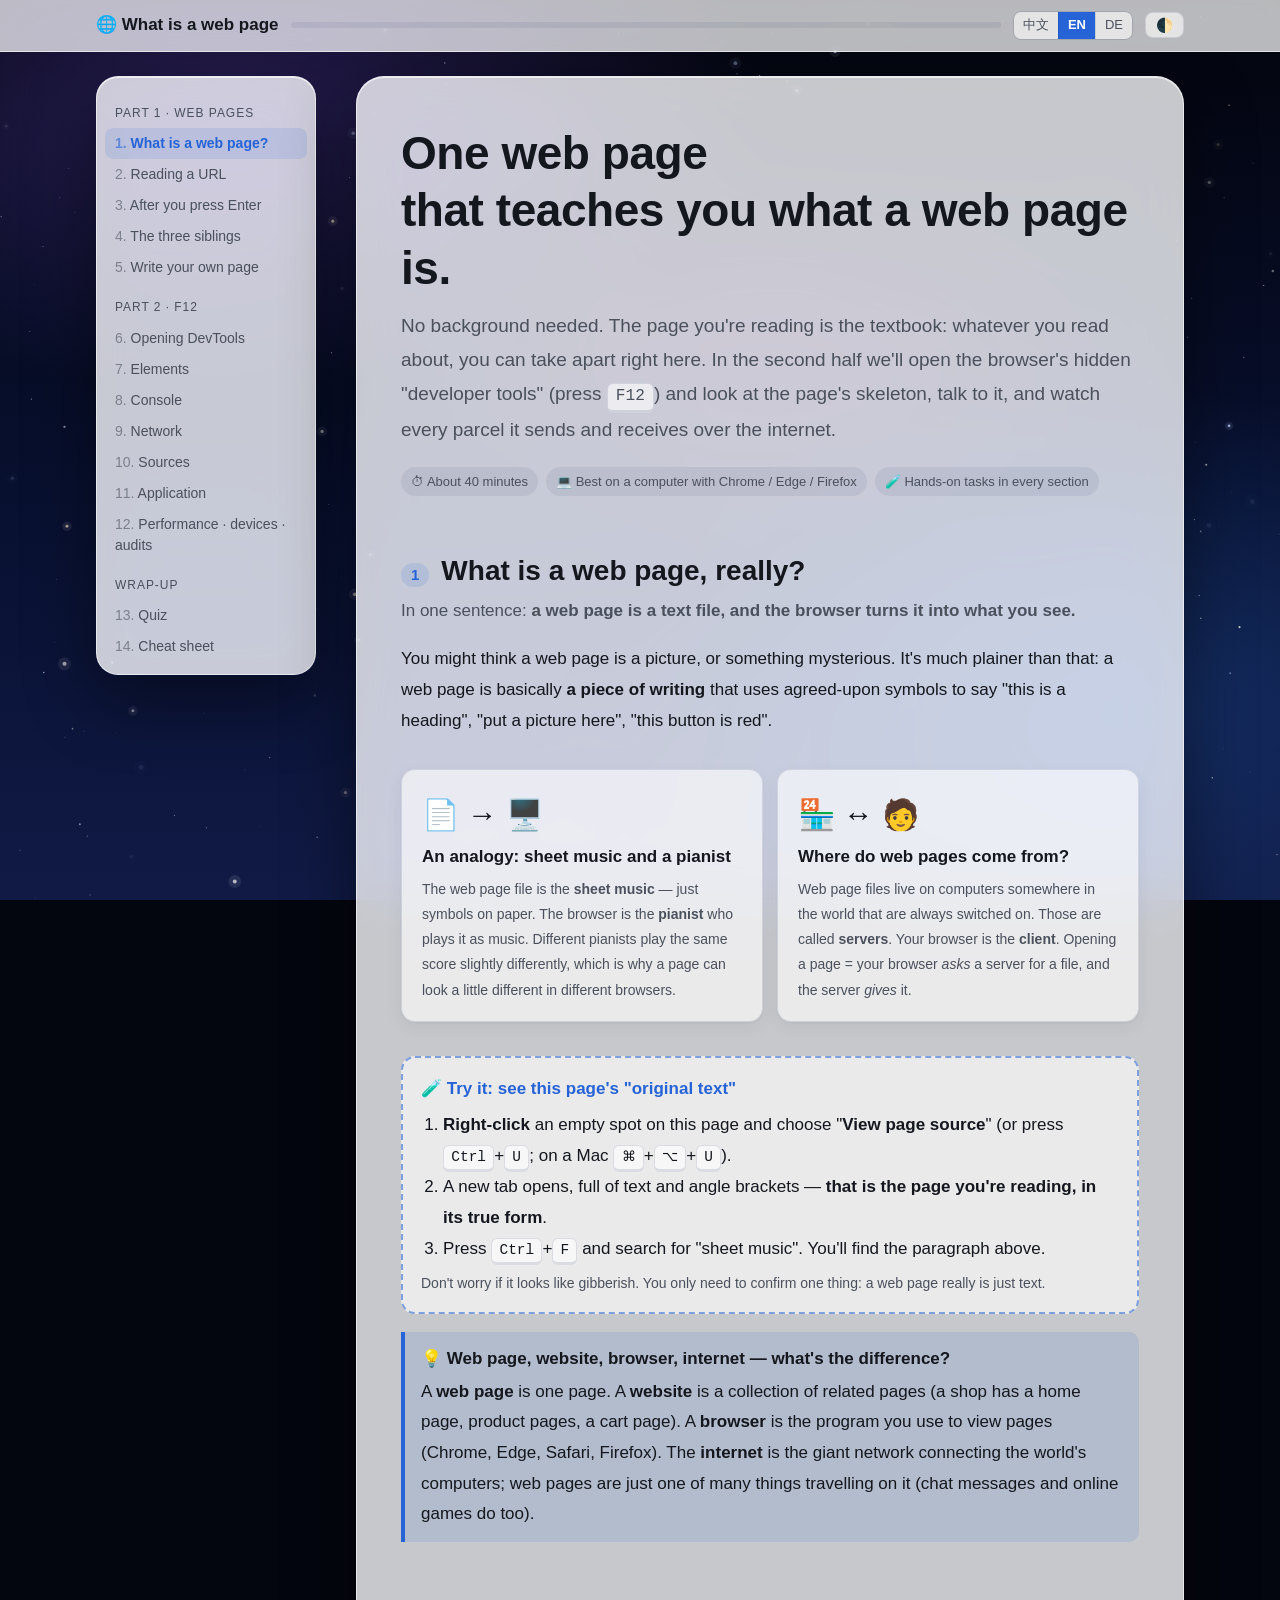
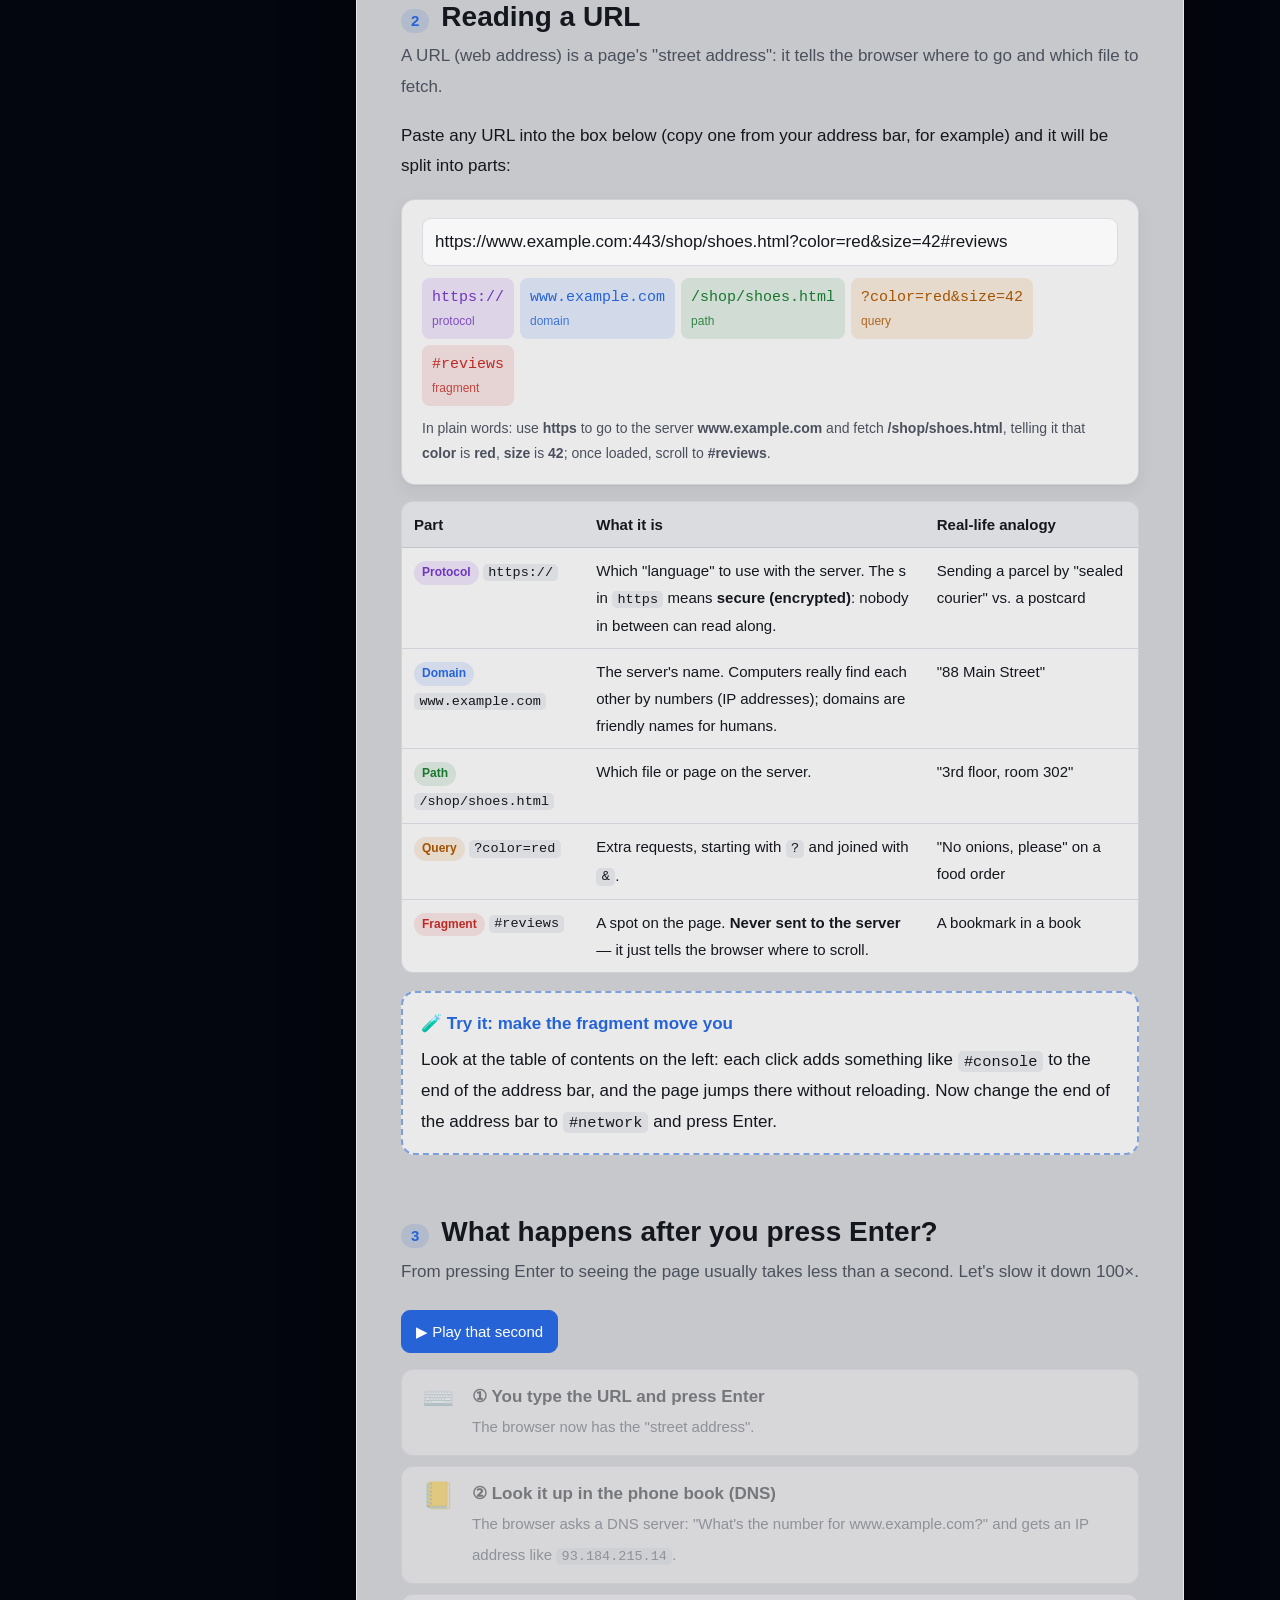
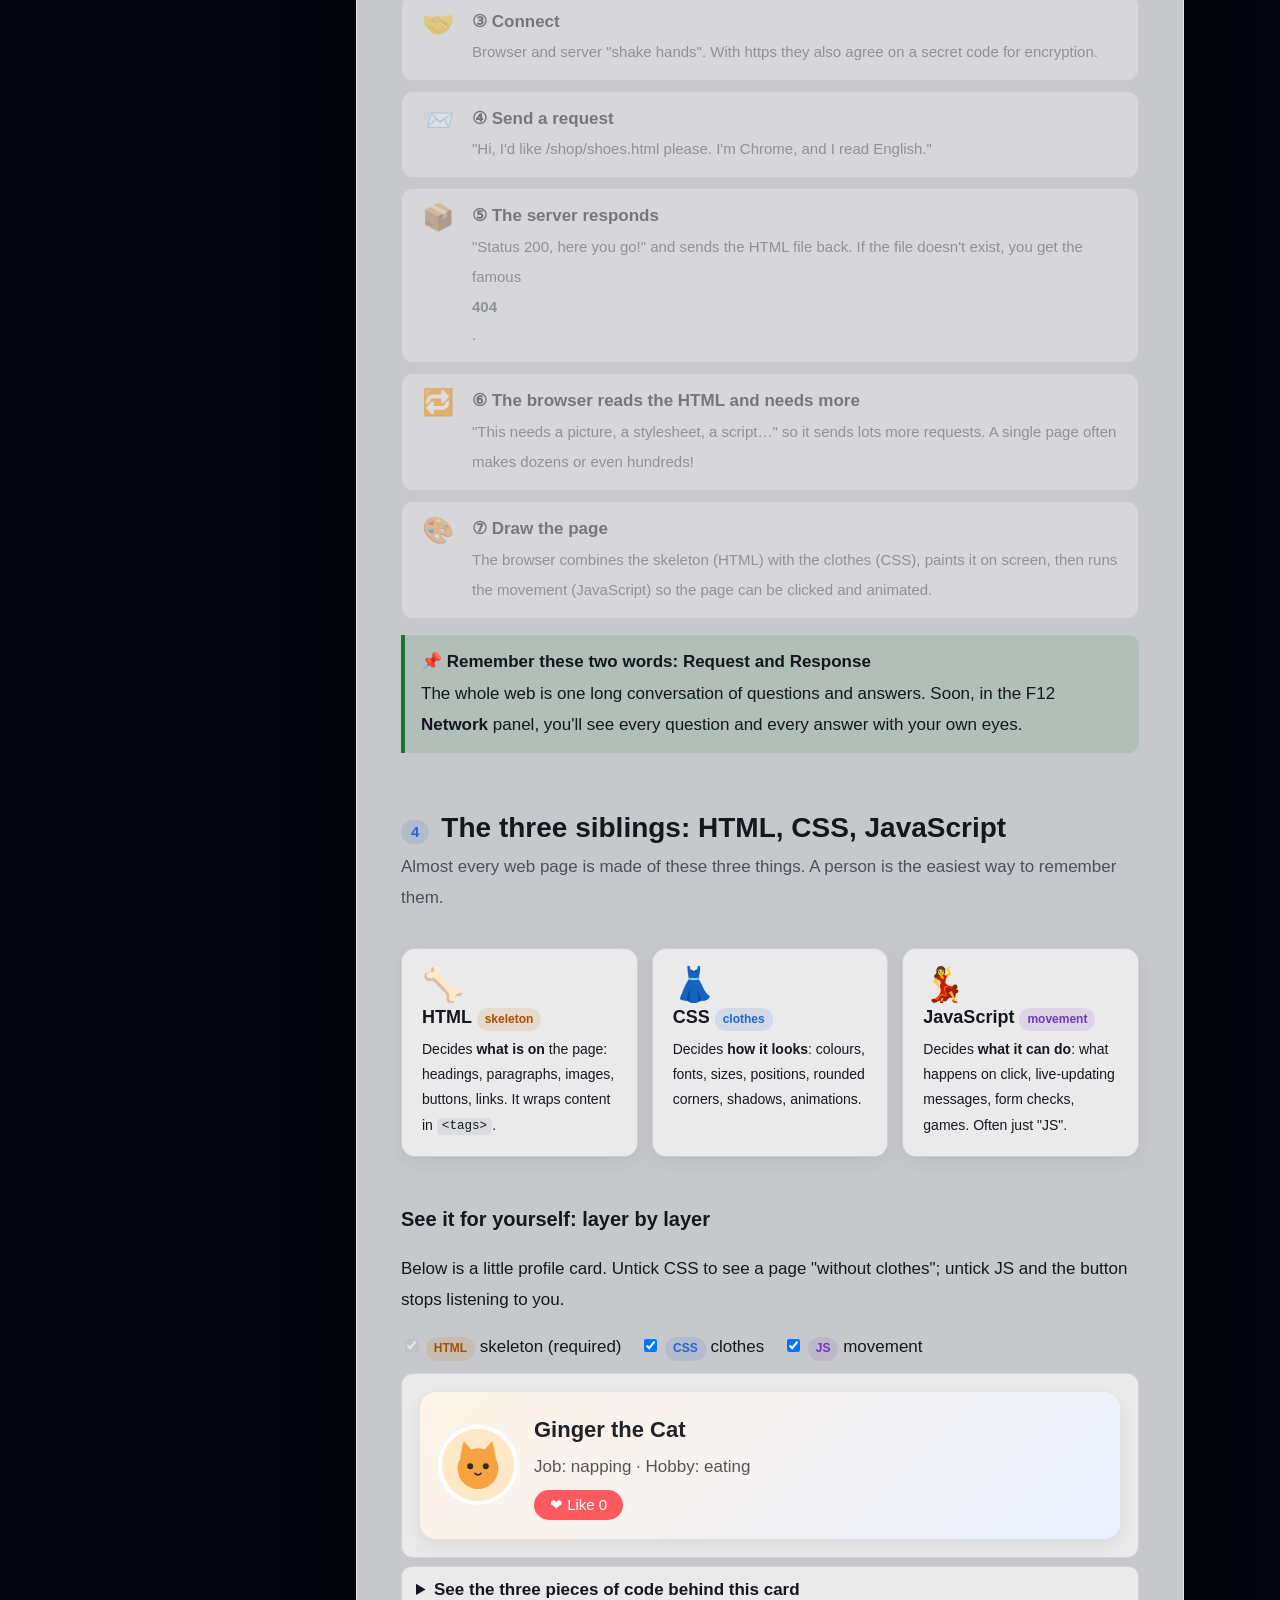
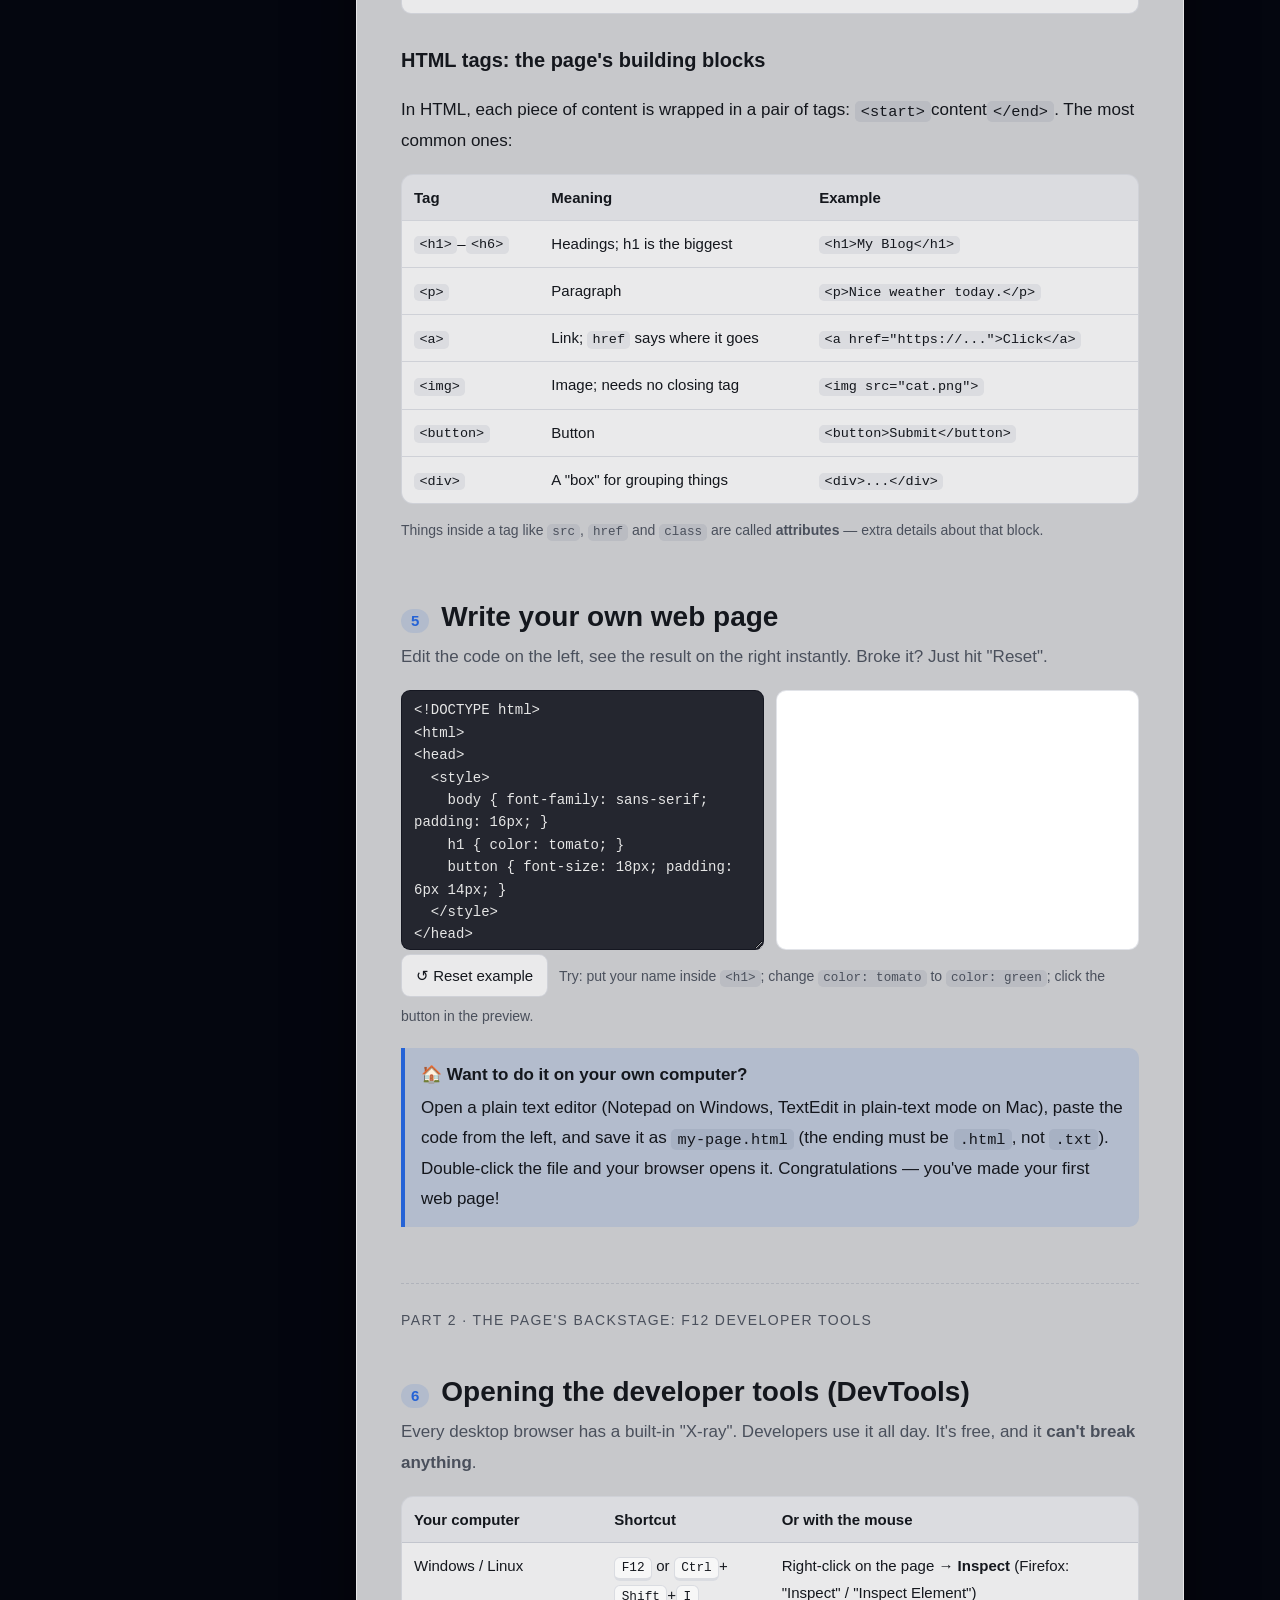
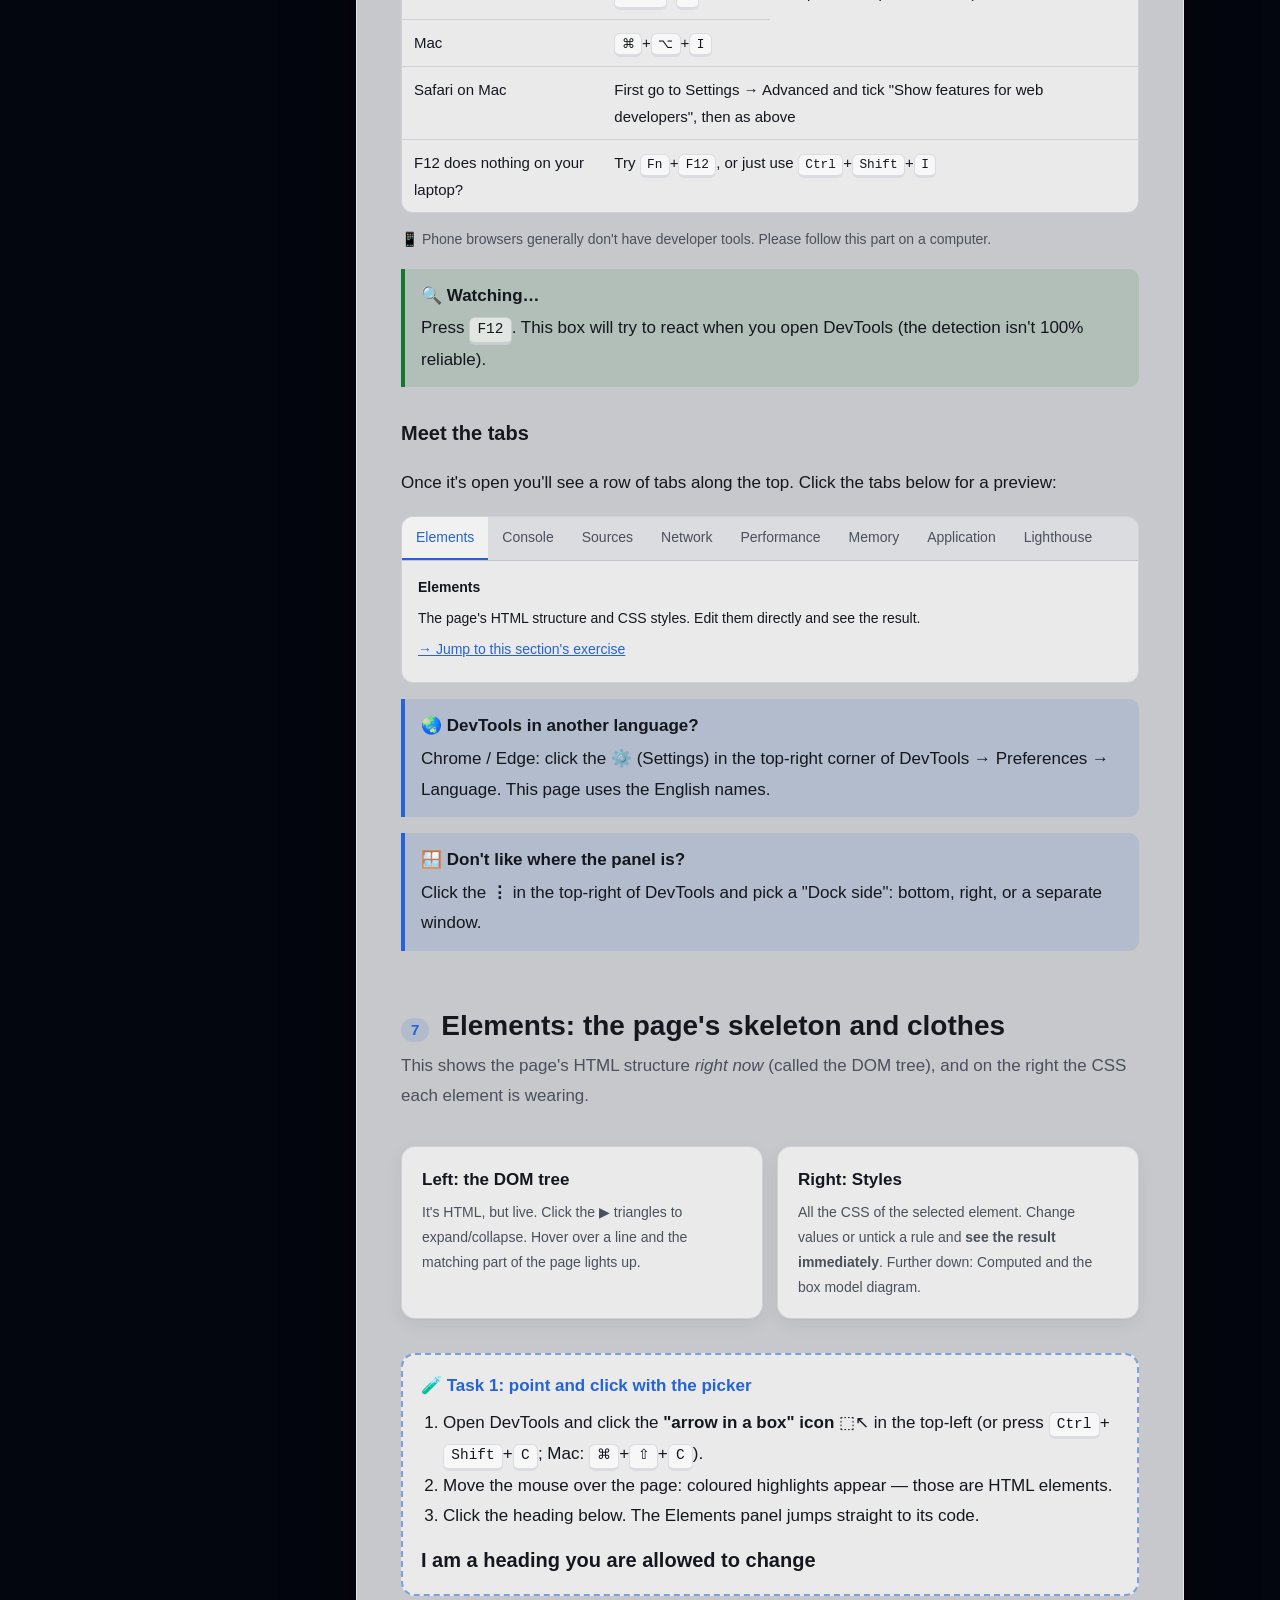
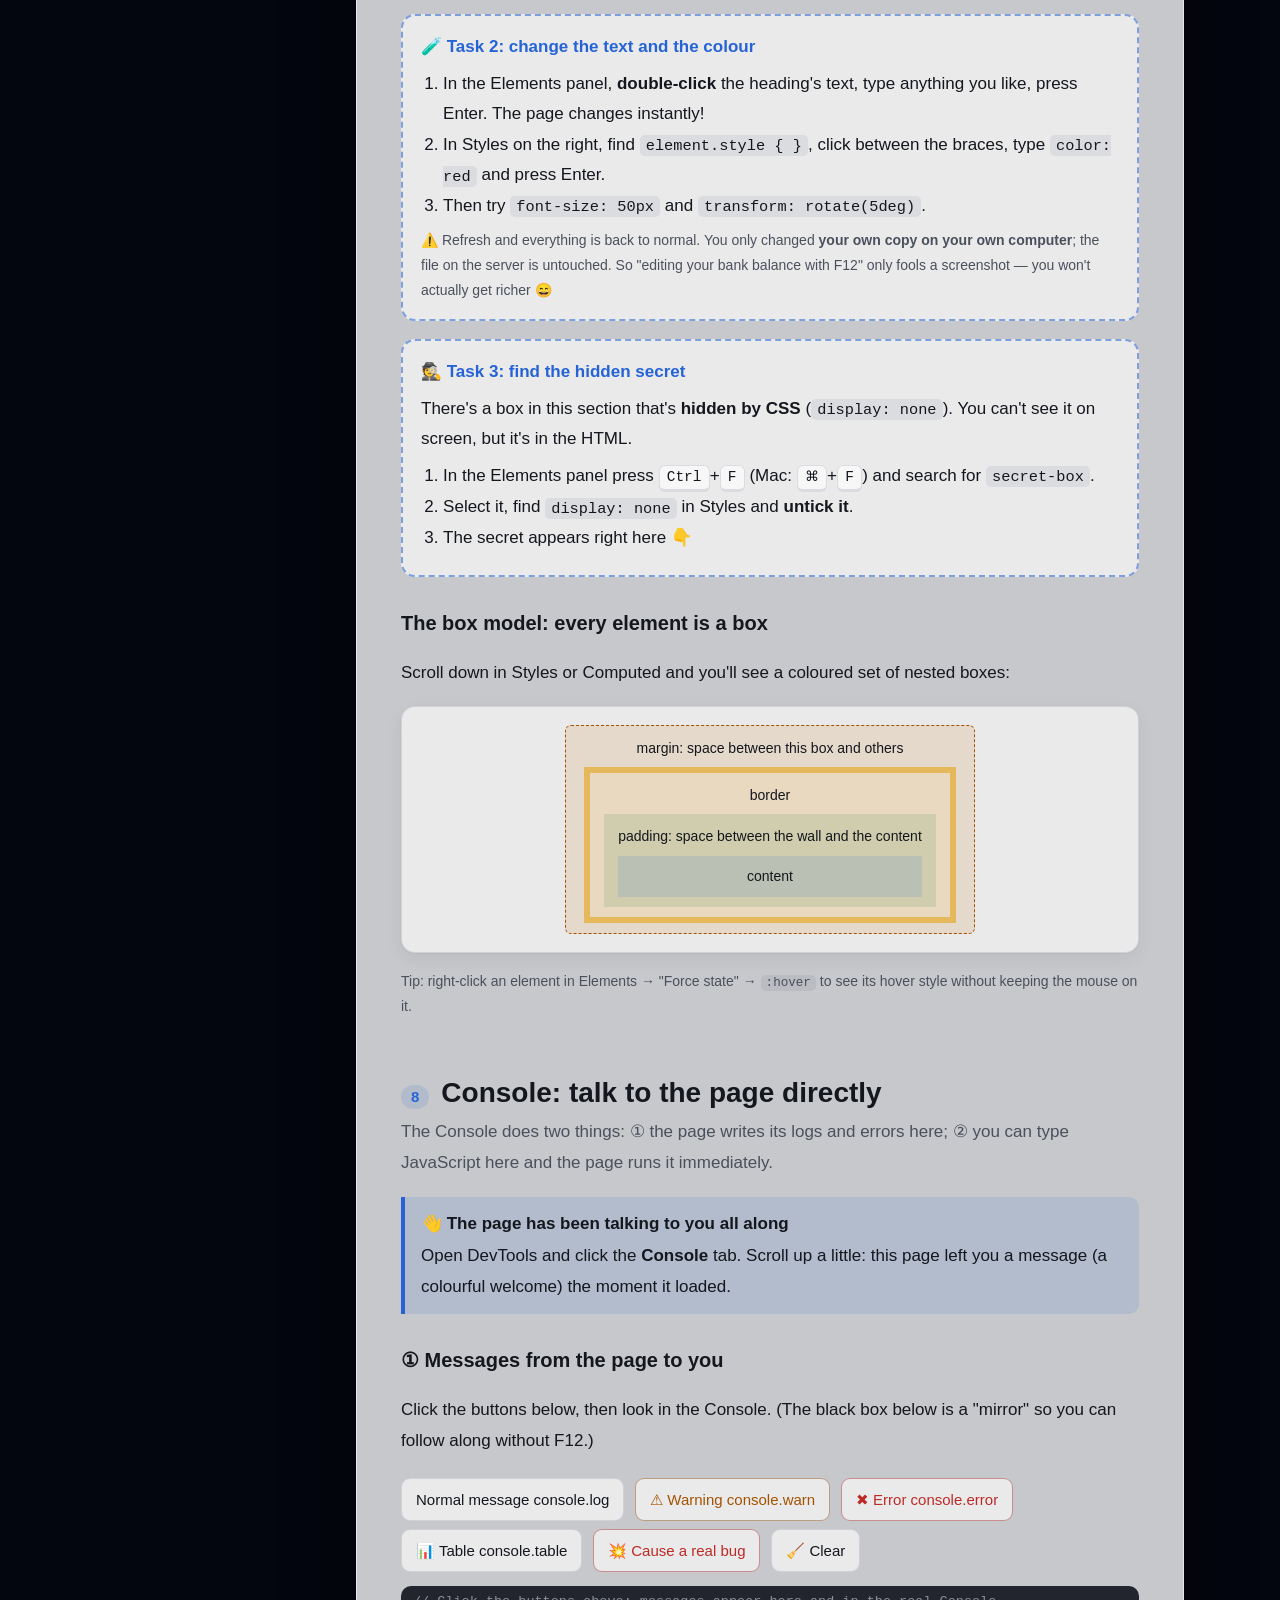
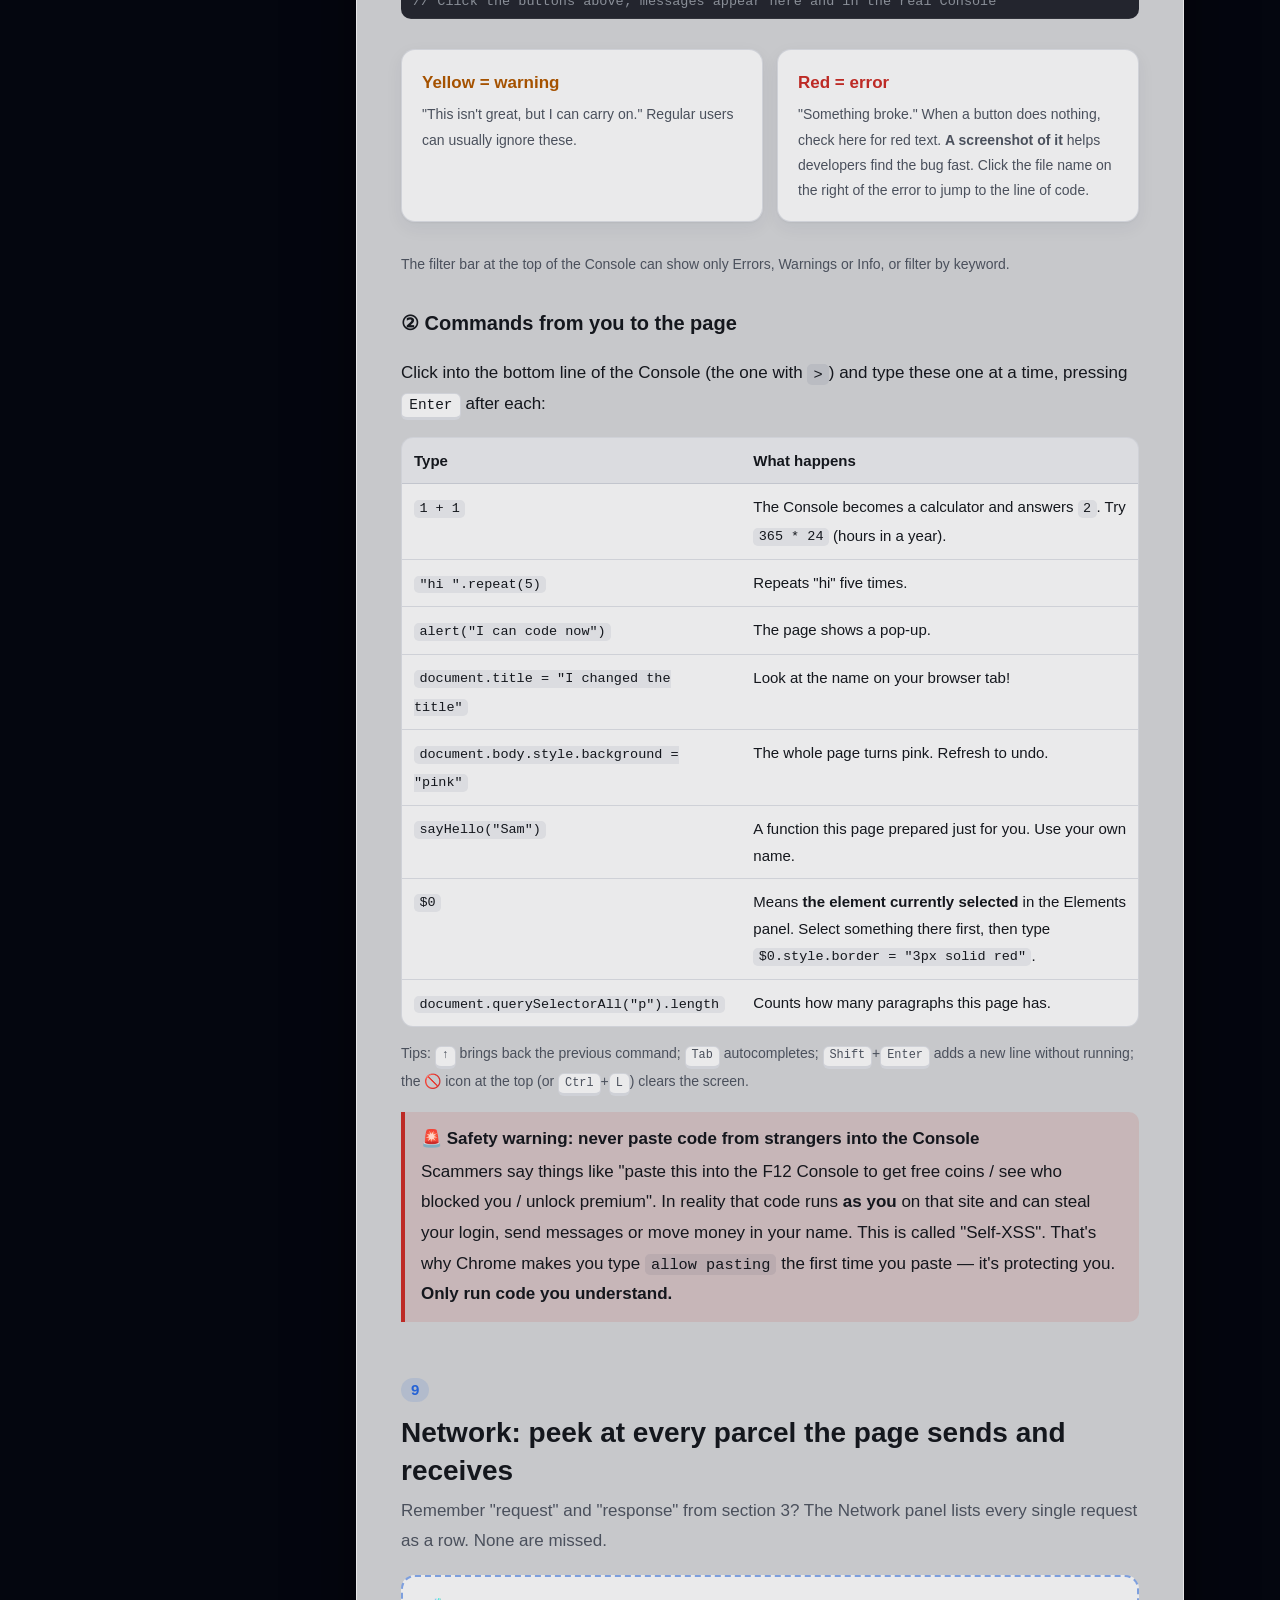
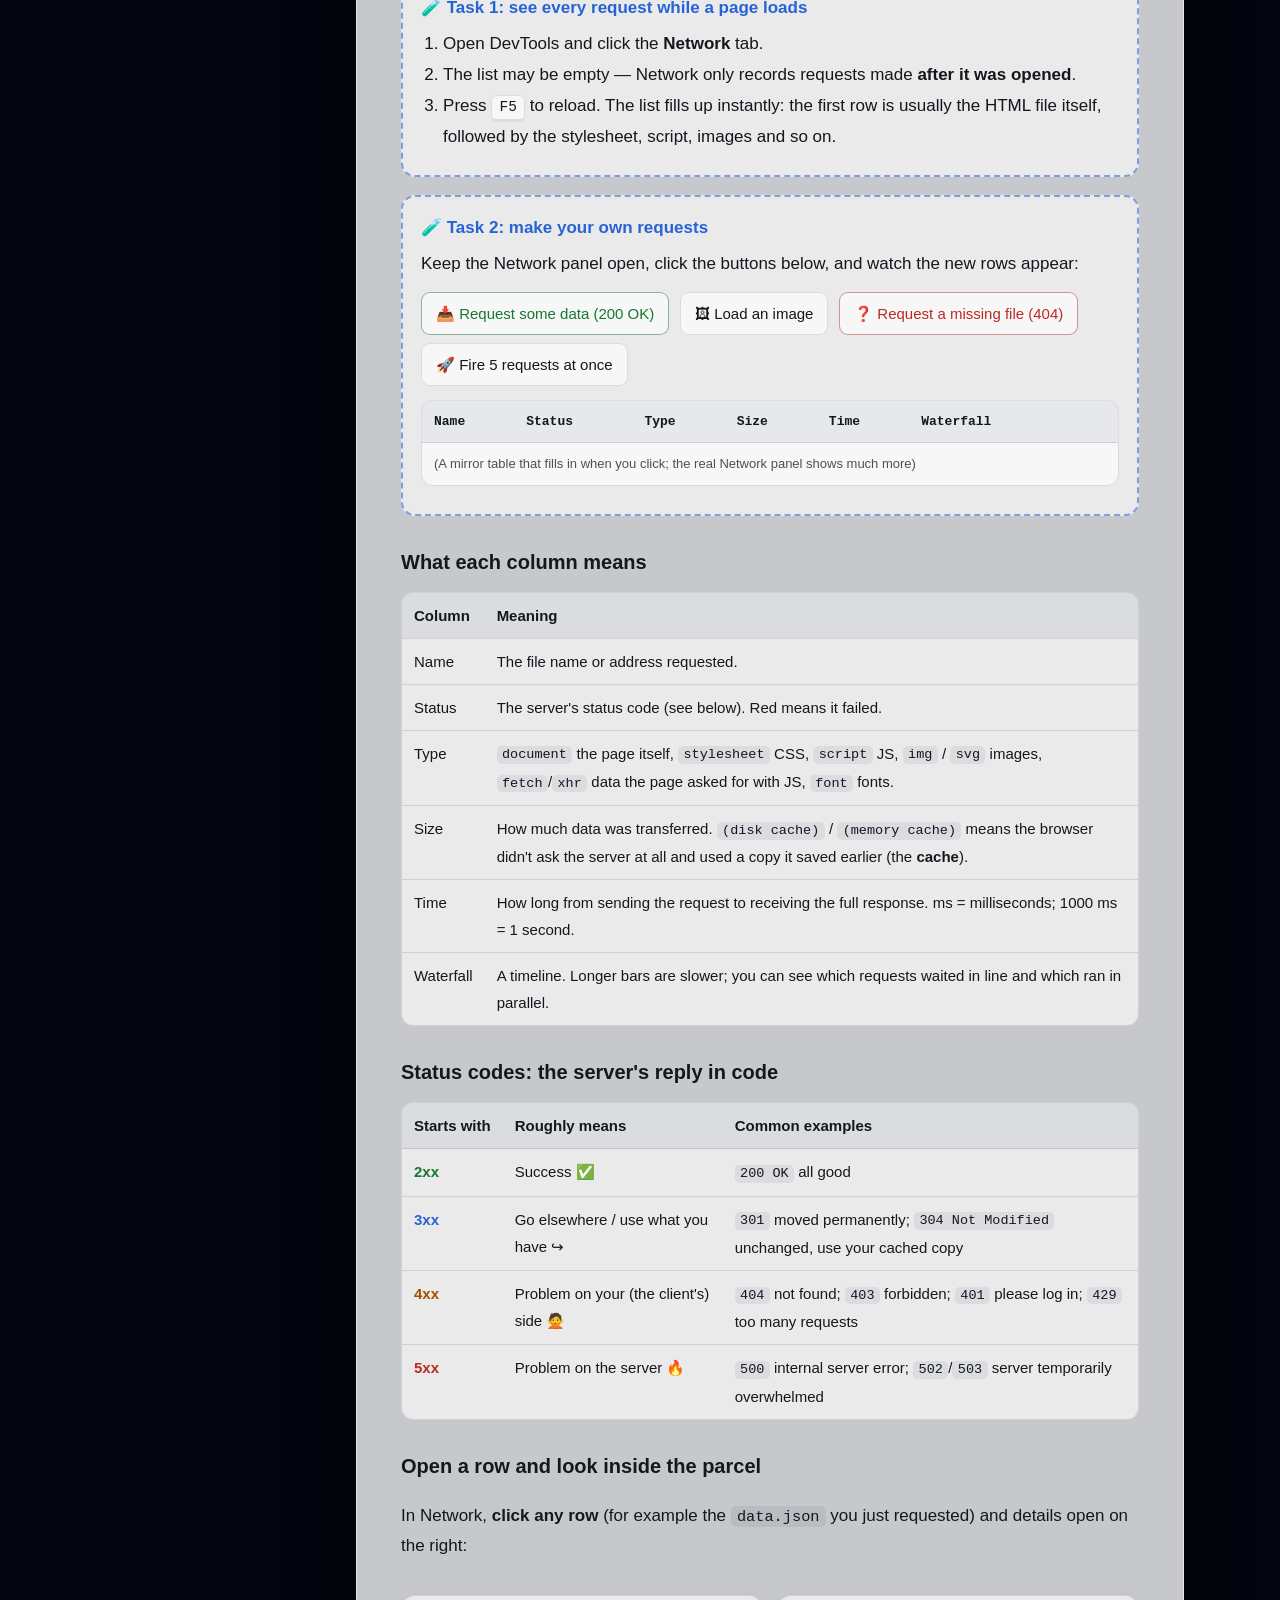
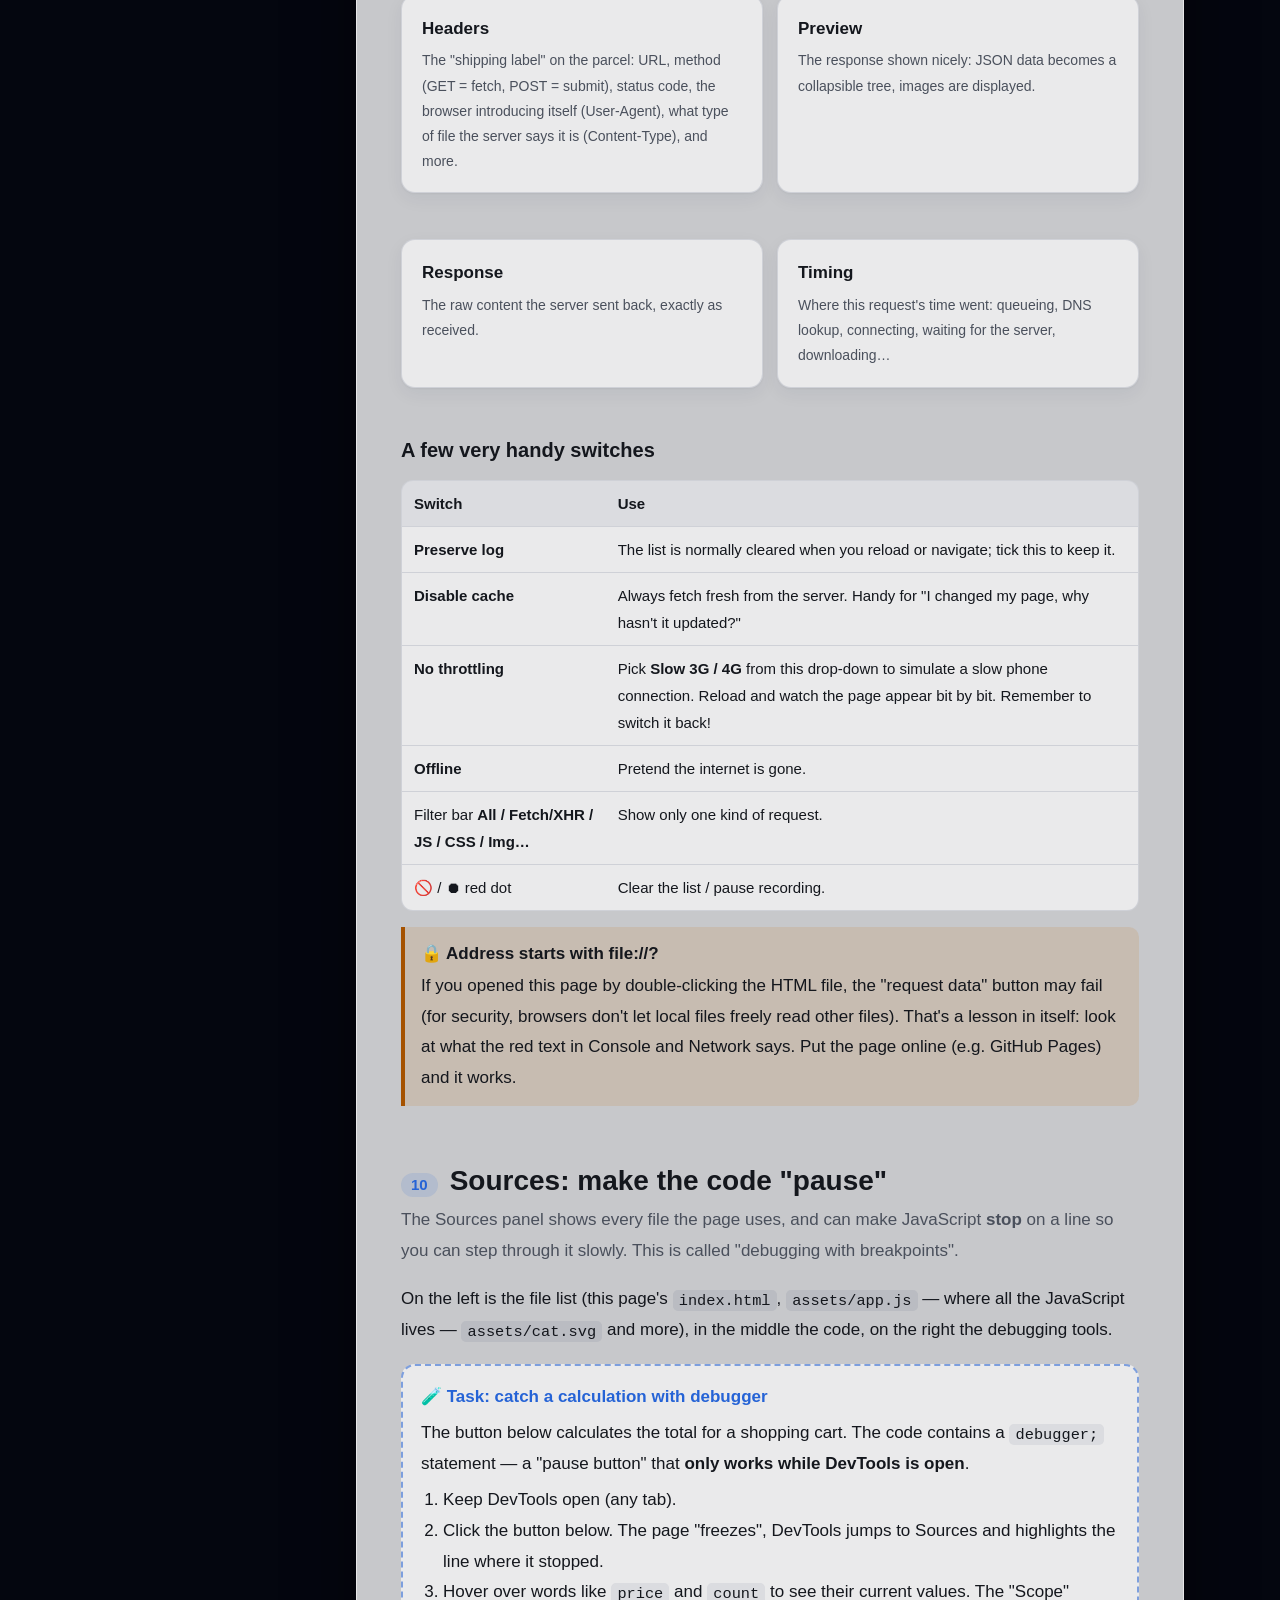
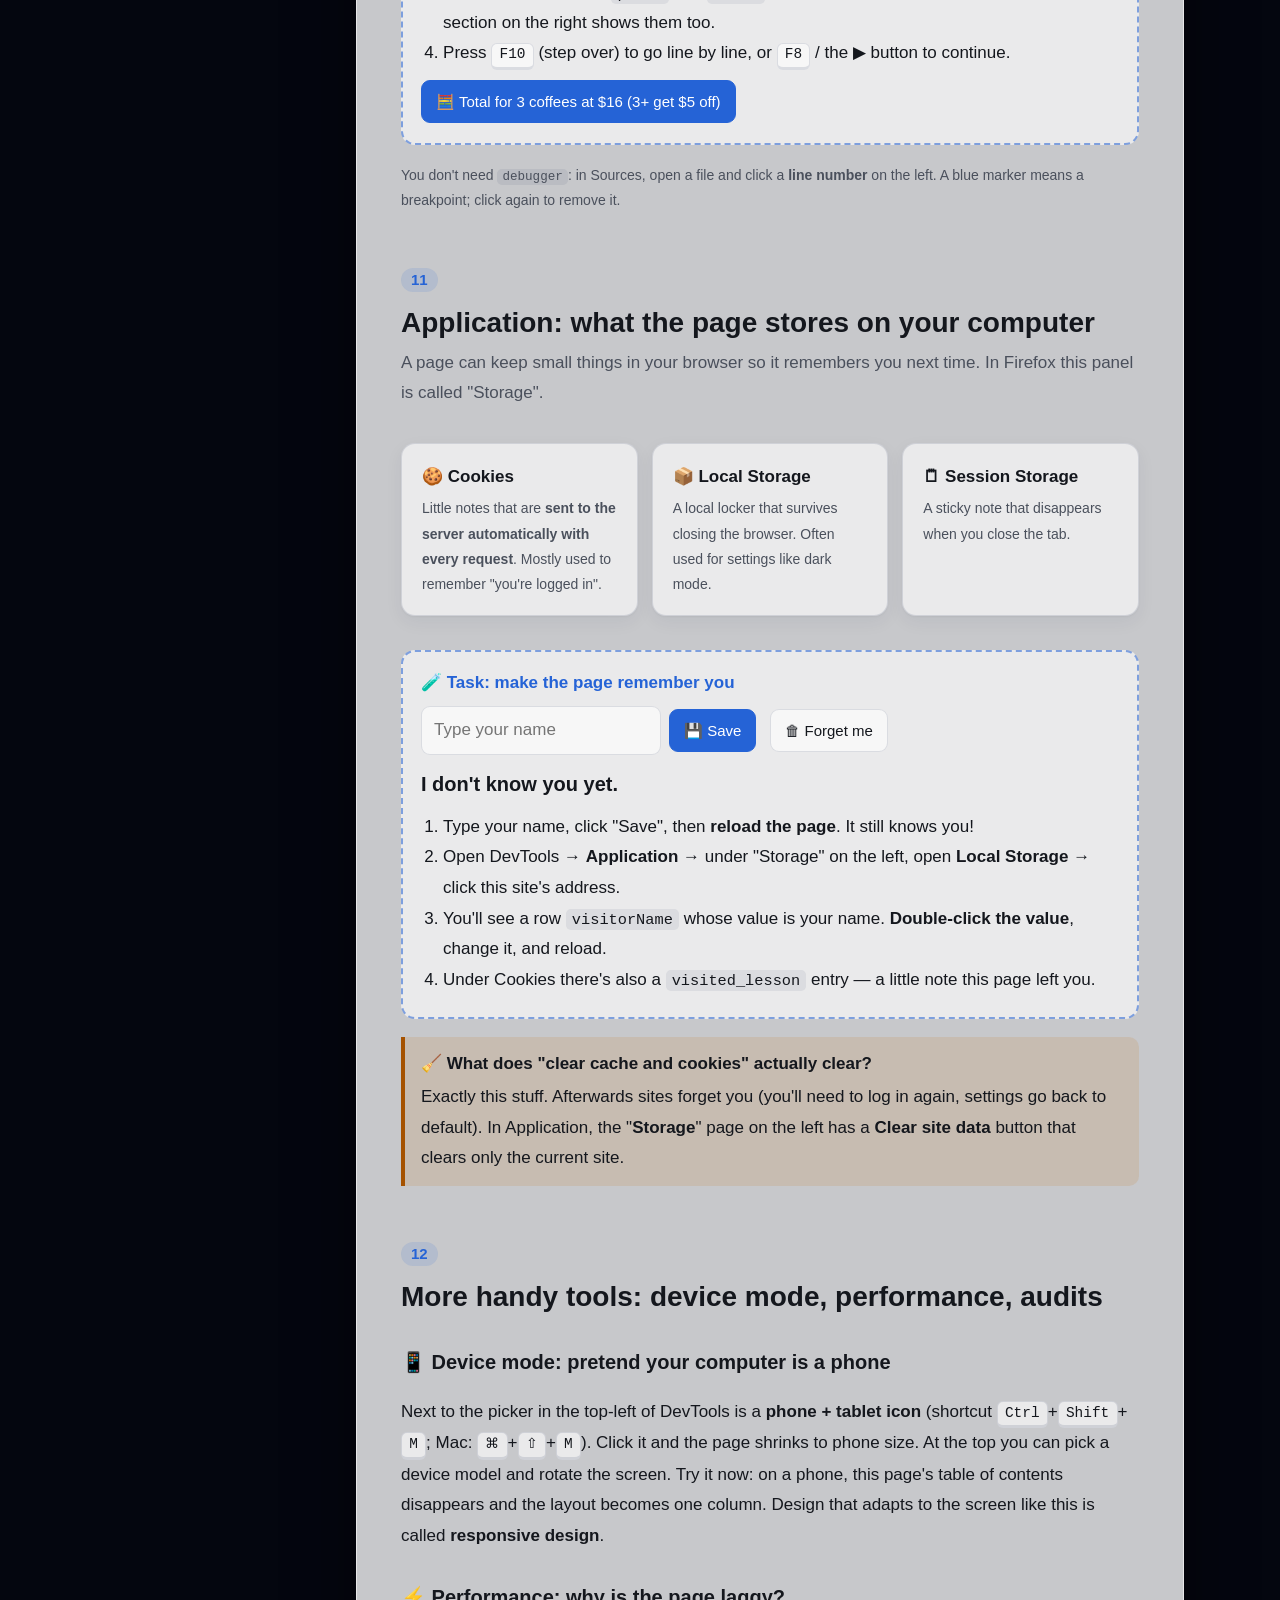
<file: en/index.html>
<!DOCTYPE html>
<html lang="en" data-root="../">
<head>
<meta charset="UTF-8">
<meta name="viewport" content="width=device-width, initial-scale=1">
<title>What Is a Web Page</title>
<meta name="description" content="For absolute beginners: one web page that explains what a web page is, and how to read it with the F12 developer tools (Elements, Console, Network, Sources, Application, Performance).">
<link rel="stylesheet" href="../assets/style.css">
<link rel="alternate" hreflang="zh" href="../index.html">
<link rel="alternate" hreflang="en" href="index.html">
<link rel="alternate" hreflang="de" href="../de/index.html">
</head>
<body>

<div class="topbar">
  <div class="topbar-inner">
    <a class="brand" href="#top">🌐 <span class="brand-text">What is a web page</span></a>
    <div class="progress" aria-hidden="true"><div id="progress-bar"></div></div>
    <nav class="lang-switch" aria-label="Language">
      <a href="../index.html" hreflang="zh" lang="zh">中文</a>
      <a href="index.html" hreflang="en" lang="en" aria-current="true">EN</a>
      <a href="../de/index.html" hreflang="de" lang="de">DE</a>
    </nav>
    <button class="theme-btn" id="theme-btn" type="button" aria-label="Toggle dark/light mode">🌓</button>
  </div>
</div>

<div class="wrap" id="top">
  <nav class="toc" aria-label="Contents">
    <div class="toc-group">Part 1 · Web pages</div>
    <ol id="toc-list">
      <li><a href="#what">What is a web page?</a></li>
      <li><a href="#url">Reading a URL</a></li>
      <li><a href="#journey">After you press Enter</a></li>
      <li><a href="#trio">The three siblings</a></li>
      <li><a href="#playground">Write your own page</a></li>
      <li class="toc-group" style="counter-increment:none">Part 2 · F12</li>
      <li><a href="#f12">Opening DevTools</a></li>
      <li><a href="#elements">Elements</a></li>
      <li><a href="#console">Console</a></li>
      <li><a href="#network">Network</a></li>
      <li><a href="#sources">Sources</a></li>
      <li><a href="#application">Application</a></li>
      <li><a href="#more">Performance · devices · audits</a></li>
      <li class="toc-group" style="counter-increment:none">Wrap-up</li>
      <li><a href="#quiz">Quiz</a></li>
      <li><a href="#glossary">Cheat sheet</a></li>
    </ol>
  </nav>

  <main>
    <header class="hero">
      <h1>One web page<br>that teaches you what a web page is.</h1>
      <p class="lead">No background needed. The page you're reading is the textbook: whatever you read about, you can take apart right here. In the second half we'll open the browser's hidden "developer tools" (press <kbd>F12</kbd>) and look at the page's skeleton, talk to it, and watch every parcel it sends and receives over the internet.</p>
      <div class="badges">
        <span class="badge">⏱ About 40 minutes</span>
        <span class="badge">💻 Best on a computer with Chrome / Edge / Firefox</span>
        <span class="badge">🧪 Hands-on tasks in every section</span>
      </div>
    </header>

    <!-- ============ 1 ============ -->
    <section class="lesson" id="what">
      <h2><span class="num">1</span>What is a web page, really?</h2>
      <p class="sub">In one sentence: <b>a web page is a text file, and the browser turns it into what you see.</b></p>

      <p>You might think a web page is a picture, or something mysterious. It's much plainer than that: a web page is basically <b>a piece of writing</b> that uses agreed-upon symbols to say "this is a heading", "put a picture here", "this button is red".</p>

      <div class="grid-2">
        <div class="card">
          <div style="font-size:30px">📄 → 🖥️</div>
          <b>An analogy: sheet music and a pianist</b>
          <p class="small muted" style="margin:4px 0 0">The web page file is the <b>sheet music</b> — just symbols on paper. The browser is the <b>pianist</b> who plays it as music. Different pianists play the same score slightly differently, which is why a page can look a little different in different browsers.</p>
        </div>
        <div class="card">
          <div style="font-size:30px">🏪 ↔ 🧑</div>
          <b>Where do web pages come from?</b>
          <p class="small muted" style="margin:4px 0 0">Web page files live on computers somewhere in the world that are always switched on. Those are called <b>servers</b>. Your browser is the <b>client</b>. Opening a page = your browser <i>asks</i> a server for a file, and the server <i>gives</i> it.</p>
        </div>
      </div>

      <div class="task">
        <div class="task-head">🧪 Try it: see this page's "original text"</div>
        <ol>
          <li><b>Right-click</b> an empty spot on this page and choose "<b>View page source</b>" (or press <kbd>Ctrl</kbd>+<kbd>U</kbd>; on a Mac <kbd>⌘</kbd>+<kbd>⌥</kbd>+<kbd>U</kbd>).</li>
          <li>A new tab opens, full of text and angle brackets — <b>that is the page you're reading, in its true form</b>.</li>
          <li>Press <kbd>Ctrl</kbd>+<kbd>F</kbd> and search for "sheet music". You'll find the paragraph above.</li>
        </ol>
        <p class="small muted" style="margin:0">Don't worry if it looks like gibberish. You only need to confirm one thing: a web page really is just text.</p>
      </div>

      <div class="note"><strong>💡 Web page, website, browser, internet — what's the difference?</strong>
        A <b>web page</b> is one page. A <b>website</b> is a collection of related pages (a shop has a home page, product pages, a cart page). A <b>browser</b> is the program you use to view pages (Chrome, Edge, Safari, Firefox). The <b>internet</b> is the giant network connecting the world's computers; web pages are just one of many things travelling on it (chat messages and online games do too).
      </div>
    </section>

    <!-- ============ 2 ============ -->
    <section class="lesson" id="url">
      <h2><span class="num">2</span>Reading a URL</h2>
      <p class="sub">A URL (web address) is a page's "street address": it tells the browser where to go and which file to fetch.</p>

      <p>Paste any URL into the box below (copy one from your address bar, for example) and it will be split into parts:</p>
      <div class="card">
        <input type="text" id="url-input" value="https://www.example.com:443/shop/shoes.html?color=red&size=42#reviews" aria-label="Enter a URL" spellcheck="false">
        <div class="url-parts" id="url-parts"></div>
        <div class="small muted" id="url-explain" style="margin-top:10px"></div>
      </div>

      <div class="table-wrap"><table>
        <tr><th>Part</th><th>What it is</th><th>Real-life analogy</th></tr>
        <tr><td><span class="pill" style="background:var(--purple-soft);color:var(--purple)">Protocol</span> <code>https://</code></td><td>Which "language" to use with the server. The s in <code>https</code> means <b>secure (encrypted)</b>: nobody in between can read along.</td><td>Sending a parcel by "sealed courier" vs. a postcard</td></tr>
        <tr><td><span class="pill" style="background:var(--accent-soft);color:var(--accent)">Domain</span> <code>www.example.com</code></td><td>The server's name. Computers really find each other by numbers (IP addresses); domains are friendly names for humans.</td><td>"88 Main Street"</td></tr>
        <tr><td><span class="pill" style="background:var(--green-soft);color:var(--green)">Path</span> <code>/shop/shoes.html</code></td><td>Which file or page on the server.</td><td>"3rd floor, room 302"</td></tr>
        <tr><td><span class="pill" style="background:var(--orange-soft);color:var(--orange)">Query</span> <code>?color=red</code></td><td>Extra requests, starting with <code>?</code> and joined with <code>&amp;</code>.</td><td>"No onions, please" on a food order</td></tr>
        <tr><td><span class="pill" style="background:var(--red-soft);color:var(--red)">Fragment</span> <code>#reviews</code></td><td>A spot on the page. <b>Never sent to the server</b> — it just tells the browser where to scroll.</td><td>A bookmark in a book</td></tr>
      </table></div>

      <div class="task">
        <div class="task-head">🧪 Try it: make the fragment move you</div>
        <p style="margin:0">Look at the table of contents on the left: each click adds something like <code>#console</code> to the end of the address bar, and the page jumps there without reloading. Now change the end of the address bar to <code>#network</code> and press Enter.</p>
      </div>
    </section>

    <!-- ============ 3 ============ -->
    <section class="lesson" id="journey">
      <h2><span class="num">3</span>What happens after you press Enter?</h2>
      <p class="sub">From pressing Enter to seeing the page usually takes less than a second. Let's slow it down 100×.</p>

      <button class="btn primary" id="journey-play" type="button">▶ Play that second</button>
      <div class="journey" id="journey-steps" style="margin-top:12px">
        <div class="step"><div class="ico">⌨️</div><div><b>① You type the URL and press Enter</b><span>The browser now has the "street address".</span></div></div>
        <div class="step"><div class="ico">📒</div><div><b>② Look it up in the phone book (DNS)</b><span>The browser asks a DNS server: "What's the number for www.example.com?" and gets an IP address like <code>93.184.215.14</code>.</span></div></div>
        <div class="step"><div class="ico">🤝</div><div><b>③ Connect</b><span>Browser and server "shake hands". With https they also agree on a secret code for encryption.</span></div></div>
        <div class="step"><div class="ico">📨</div><div><b>④ Send a request</b><span>"Hi, I'd like /shop/shoes.html please. I'm Chrome, and I read English."</span></div></div>
        <div class="step"><div class="ico">📦</div><div><b>⑤ The server responds</b><span>"Status 200, here you go!" and sends the HTML file back. If the file doesn't exist, you get the famous <b>404</b>.</span></div></div>
        <div class="step"><div class="ico">🔁</div><div><b>⑥ The browser reads the HTML and needs more</b><span>"This needs a picture, a stylesheet, a script…" so it sends lots more requests. A single page often makes dozens or even hundreds!</span></div></div>
        <div class="step"><div class="ico">🎨</div><div><b>⑦ Draw the page</b><span>The browser combines the skeleton (HTML) with the clothes (CSS), paints it on screen, then runs the movement (JavaScript) so the page can be clicked and animated.</span></div></div>
      </div>
      <div class="note ok"><strong>📌 Remember these two words: Request and Response</strong>
        The whole web is one long conversation of questions and answers. Soon, in the F12 <b>Network</b> panel, you'll see every question and every answer with your own eyes.
      </div>
    </section>

    <!-- ============ 4 ============ -->
    <section class="lesson" id="trio">
      <h2><span class="num">4</span>The three siblings: HTML, CSS, JavaScript</h2>
      <p class="sub">Almost every web page is made of these three things. A person is the easiest way to remember them.</p>

      <div class="grid-3 trio">
        <div class="card"><div class="emoji">🦴</div><h4>HTML <span class="pill html">skeleton</span></h4><p class="small" style="margin:0">Decides <b>what is on</b> the page: headings, paragraphs, images, buttons, links. It wraps content in <code>&lt;tags&gt;</code>.</p></div>
        <div class="card"><div class="emoji">👗</div><h4>CSS <span class="pill css">clothes</span></h4><p class="small" style="margin:0">Decides <b>how it looks</b>: colours, fonts, sizes, positions, rounded corners, shadows, animations.</p></div>
        <div class="card"><div class="emoji">💃</div><h4>JavaScript <span class="pill js">movement</span></h4><p class="small" style="margin:0">Decides <b>what it can do</b>: what happens on click, live-updating messages, form checks, games. Often just "JS".</p></div>
      </div>

      <h3>See it for yourself: layer by layer</h3>
      <p>Below is a little profile card. Untick CSS to see a page "without clothes"; untick JS and the button stops listening to you.</p>
      <div class="layer-toggles" style="margin-bottom:10px">
        <label><input type="checkbox" checked disabled> <span class="pill html">HTML</span> skeleton (required)</label>
        <label><input type="checkbox" id="tg-css" checked> <span class="pill css">CSS</span> clothes</label>
        <label><input type="checkbox" id="tg-js" checked> <span class="pill js">JS</span> movement</label>
      </div>
      <div class="layer-demo styled" id="layer-demo">
        <div class="profile">
          <img src="../assets/cat.svg" alt="An orange cat's face">
          <div>
            <h4>Ginger the Cat</h4>
            <p>Job: napping · Hobby: eating</p>
            <button type="button" id="like-btn">❤ Like <span id="like-count">0</span></button>
          </div>
        </div>
      </div>

      <details>
        <summary>See the three pieces of code behind this card</summary>
<pre><code><span class="t-com">&lt;!-- HTML: what's there --&gt;</span>
<span class="t-tag">&lt;div</span> <span class="t-attr">class</span>=<span class="t-str">"profile"</span><span class="t-tag">&gt;</span>
  <span class="t-tag">&lt;img</span> <span class="t-attr">src</span>=<span class="t-str">"cat.svg"</span><span class="t-tag">&gt;</span>
  <span class="t-tag">&lt;h4&gt;</span>Ginger the Cat<span class="t-tag">&lt;/h4&gt;</span>
  <span class="t-tag">&lt;button&gt;</span>❤ Like<span class="t-tag">&lt;/button&gt;</span>
<span class="t-tag">&lt;/div&gt;</span></code></pre>
<pre><code><span class="t-com">/* CSS: how it looks */</span>
<span class="t-tag">.profile img</span> { <span class="t-attr">border-radius</span>: <span class="t-str">50%</span>; }      <span class="t-com">/* round avatar */</span>
<span class="t-tag">.profile button</span> { <span class="t-attr">background</span>: <span class="t-str">#ff5a5f</span>; } <span class="t-com">/* red button */</span></code></pre>
<pre><code><span class="t-com">// JavaScript: what it does</span>
<span class="t-key">let</span> count = 0;
button.<span class="t-attr">onclick</span> = () =&gt; {
  count = count + 1;             <span class="t-com">// add one per click</span>
  countText.textContent = count; <span class="t-com">// write the new number on the page</span>
};</code></pre>
      </details>

      <h3>HTML tags: the page's building blocks</h3>
      <p>In HTML, each piece of content is wrapped in a pair of tags: <code>&lt;start&gt;</code>content<code>&lt;/end&gt;</code>. The most common ones:</p>
      <div class="table-wrap"><table>
        <tr><th>Tag</th><th>Meaning</th><th>Example</th></tr>
        <tr><td><code>&lt;h1&gt;</code>–<code>&lt;h6&gt;</code></td><td>Headings; h1 is the biggest</td><td><code>&lt;h1&gt;My Blog&lt;/h1&gt;</code></td></tr>
        <tr><td><code>&lt;p&gt;</code></td><td>Paragraph</td><td><code>&lt;p&gt;Nice weather today.&lt;/p&gt;</code></td></tr>
        <tr><td><code>&lt;a&gt;</code></td><td>Link; <code>href</code> says where it goes</td><td><code>&lt;a href="https://..."&gt;Click&lt;/a&gt;</code></td></tr>
        <tr><td><code>&lt;img&gt;</code></td><td>Image; needs no closing tag</td><td><code>&lt;img src="cat.png"&gt;</code></td></tr>
        <tr><td><code>&lt;button&gt;</code></td><td>Button</td><td><code>&lt;button&gt;Submit&lt;/button&gt;</code></td></tr>
        <tr><td><code>&lt;div&gt;</code></td><td>A "box" for grouping things</td><td><code>&lt;div&gt;...&lt;/div&gt;</code></td></tr>
      </table></div>
      <p class="small muted">Things inside a tag like <code>src</code>, <code>href</code> and <code>class</code> are called <b>attributes</b> — extra details about that block.</p>
    </section>

    <!-- ============ 5 ============ -->
    <section class="lesson" id="playground">
      <h2><span class="num">5</span>Write your own web page</h2>
      <p class="sub">Edit the code on the left, see the result on the right instantly. Broke it? Just hit "Reset".</p>

      <div class="playground">
        <textarea class="code" id="pg-code" spellcheck="false" aria-label="HTML code editor"></textarea>
        <iframe id="pg-frame" title="Preview" sandbox="allow-scripts allow-modals"></iframe>
      </div>
      <button class="btn" id="pg-reset" type="button">↺ Reset example</button>
      <span class="small muted">Try: put your name inside <code>&lt;h1&gt;</code>; change <code>color: tomato</code> to <code>color: green</code>; click the button in the preview.</span>

      <div class="note"><strong>🏠 Want to do it on your own computer?</strong>
        Open a plain text editor (Notepad on Windows, TextEdit in plain-text mode on Mac), paste the code from the left, and save it as <code>my-page.html</code> (the ending must be <code>.html</code>, not <code>.txt</code>). Double-click the file and your browser opens it. Congratulations — you've made your first web page!
      </div>
    </section>

    <hr class="part">
    <p class="part-title">PART 2 · THE PAGE'S BACKSTAGE: F12 DEVELOPER TOOLS</p>

    <!-- ============ 6 ============ -->
    <section class="lesson" id="f12">
      <h2><span class="num">6</span>Opening the developer tools (DevTools)</h2>
      <p class="sub">Every desktop browser has a built-in "X-ray". Developers use it all day. It's free, and it <b>can't break anything</b>.</p>

      <div class="table-wrap"><table>
        <tr><th>Your computer</th><th>Shortcut</th><th>Or with the mouse</th></tr>
        <tr><td>Windows / Linux</td><td><kbd>F12</kbd> or <kbd>Ctrl</kbd>+<kbd>Shift</kbd>+<kbd>I</kbd></td><td rowspan="2">Right-click on the page → <b>Inspect</b> (Firefox: "Inspect" / "Inspect Element")</td></tr>
        <tr><td>Mac</td><td><kbd>⌘</kbd>+<kbd>⌥</kbd>+<kbd>I</kbd></td></tr>
        <tr><td>Safari on Mac</td><td colspan="2">First go to Settings → Advanced and tick "Show features for web developers", then as above</td></tr>
        <tr><td>F12 does nothing on your laptop?</td><td colspan="2">Try <kbd>Fn</kbd>+<kbd>F12</kbd>, or just use <kbd>Ctrl</kbd>+<kbd>Shift</kbd>+<kbd>I</kbd></td></tr>
      </table></div>
      <p class="small muted">📱 Phone browsers generally don't have developer tools. Please follow this part on a computer.</p>

      <div class="note ok" id="devtools-status"><strong>🔍 Watching…</strong>Press <kbd>F12</kbd>. This box will try to react when you open DevTools (the detection isn't 100% reliable).</div>

      <h3>Meet the tabs</h3>
      <p>Once it's open you'll see a row of tabs along the top. Click the tabs below for a preview:</p>
      <div class="fake-devtools">
        <div class="fd-tabs" id="fd-tabs" role="tablist"></div>
        <div class="fd-body" id="fd-body"></div>
      </div>
      <div class="note"><strong>🌏 DevTools in another language?</strong>
        Chrome / Edge: click the ⚙️ (Settings) in the top-right corner of DevTools → Preferences → Language. This page uses the English names.
      </div>
      <div class="note"><strong>🪟 Don't like where the panel is?</strong>
        Click the <b>⋮</b> in the top-right of DevTools and pick a "Dock side": bottom, right, or a separate window.
      </div>
    </section>

    <!-- ============ 7 ============ -->
    <section class="lesson" id="elements">
      <h2><span class="num">7</span>Elements: the page's skeleton and clothes</h2>
      <p class="sub">This shows the page's HTML structure <i>right now</i> (called the DOM tree), and on the right the CSS each element is wearing.</p>

      <div class="grid-2">
        <div class="card"><b>Left: the DOM tree</b><p class="small muted" style="margin:4px 0 0">It's HTML, but live. Click the ▶ triangles to expand/collapse. Hover over a line and the matching part of the page lights up.</p></div>
        <div class="card"><b>Right: Styles</b><p class="small muted" style="margin:4px 0 0">All the CSS of the selected element. Change values or untick a rule and <b>see the result immediately</b>. Further down: Computed and the box model diagram.</p></div>
      </div>

      <div class="task">
        <div class="task-head">🧪 Task 1: point and click with the picker</div>
        <ol>
          <li>Open DevTools and click the <b>"arrow in a box" icon</b> ⬚↖ in the top-left (or press <kbd>Ctrl</kbd>+<kbd>Shift</kbd>+<kbd>C</kbd>; Mac: <kbd>⌘</kbd>+<kbd>⇧</kbd>+<kbd>C</kbd>).</li>
          <li>Move the mouse over the page: coloured highlights appear — those are HTML elements.</li>
          <li>Click the heading below. The Elements panel jumps straight to its code.</li>
        </ol>
        <h3 id="editable-title" style="margin:10px 0 0">I am a heading you are allowed to change</h3>
      </div>

      <div class="task">
        <div class="task-head">🧪 Task 2: change the text and the colour</div>
        <ol>
          <li>In the Elements panel, <b>double-click</b> the heading's text, type anything you like, press Enter. The page changes instantly!</li>
          <li>In Styles on the right, find <code>element.style { }</code>, click between the braces, type <code>color: red</code> and press Enter.</li>
          <li>Then try <code>font-size: 50px</code> and <code>transform: rotate(5deg)</code>.</li>
        </ol>
        <p class="small muted" style="margin:0">⚠️ Refresh and everything is back to normal. You only changed <b>your own copy on your own computer</b>; the file on the server is untouched. So "editing your bank balance with F12" only fools a screenshot — you won't actually get richer 😄</p>
      </div>

      <div class="task">
        <div class="task-head">🕵️ Task 3: find the hidden secret</div>
        <p style="margin:0 0 6px">There's a box in this section that's <b>hidden by CSS</b> (<code>display: none</code>). You can't see it on screen, but it's in the HTML.</p>
        <ol>
          <li>In the Elements panel press <kbd>Ctrl</kbd>+<kbd>F</kbd> (Mac: <kbd>⌘</kbd>+<kbd>F</kbd>) and search for <code>secret-box</code>.</li>
          <li>Select it, find <code>display: none</code> in Styles and <b>untick it</b>.</li>
          <li>The secret appears right here 👇</li>
        </ol>
        <div class="secret-box" id="secret-box">
          <div class="note ok" style="margin:8px 0 0"><strong>🎉 You found it! The password is "web pages have no secrets".</strong>That's why <b>passwords and keys must never be written into a web page</b> — users can see everything in it.</div>
        </div>
      </div>

      <h3>The box model: every element is a box</h3>
      <p>Scroll down in Styles or Computed and you'll see a coloured set of nested boxes:</p>
      <div class="card" style="text-align:center;font-size:14px">
        <div style="display:inline-block;background:var(--orange-soft);padding:10px 18px;border-radius:6px;border:1px dashed var(--orange)">margin: space between this box and others
          <div style="background:#f5d78e33;border:6px solid #e6b85c;padding:10px 14px;margin-top:6px">border
            <div style="background:var(--green-soft);padding:10px 14px;margin-top:6px">padding: space between the wall and the content
              <div style="background:var(--accent-soft);padding:8px 14px;margin-top:6px">content</div>
            </div>
          </div>
        </div>
      </div>
      <p class="small muted">Tip: right-click an element in Elements → "Force state" → <code>:hover</code> to see its hover style without keeping the mouse on it.</p>
    </section>

    <!-- ============ 8 ============ -->
    <section class="lesson" id="console">
      <h2><span class="num">8</span>Console: talk to the page directly</h2>
      <p class="sub">The Console does two things: ① the page writes its logs and errors here; ② you can type JavaScript here and the page runs it immediately.</p>

      <div class="note"><strong>👋 The page has been talking to you all along</strong>
        Open DevTools and click the <b>Console</b> tab. Scroll up a little: this page left you a message (a colourful welcome) the moment it loaded.
      </div>

      <h3>① Messages from the page to you</h3>
      <p>Click the buttons below, then look in the Console. (The black box below is a "mirror" so you can follow along without F12.)</p>
      <div>
        <button class="btn" data-log="log" type="button">Normal message console.log</button>
        <button class="btn orange" data-log="warn" type="button">⚠ Warning console.warn</button>
        <button class="btn red" data-log="error" type="button">✖ Error console.error</button>
        <button class="btn" data-log="table" type="button">📊 Table console.table</button>
        <button class="btn red" data-log="crash" type="button">💥 Cause a real bug</button>
        <button class="btn" data-log="clear" type="button">🧹 Clear</button>
      </div>
      <div class="console-mirror" id="console-mirror"><div class="empty">// Click the buttons above; messages appear here and in the real Console</div></div>

      <div class="grid-2" style="margin-top:14px">
        <div class="card"><b style="color:var(--orange)">Yellow = warning</b><p class="small muted" style="margin:4px 0 0">"This isn't great, but I can carry on." Regular users can usually ignore these.</p></div>
        <div class="card"><b style="color:var(--red)">Red = error</b><p class="small muted" style="margin:4px 0 0">"Something broke." When a button does nothing, check here for red text. <b>A screenshot of it</b> helps developers find the bug fast. Click the file name on the right of the error to jump to the line of code.</p></div>
      </div>
      <p class="small muted">The filter bar at the top of the Console can show only Errors, Warnings or Info, or filter by keyword.</p>

      <h3>② Commands from you to the page</h3>
      <p>Click into the bottom line of the Console (the one with <code>&gt;</code>) and type these one at a time, pressing <kbd>Enter</kbd> after each:</p>
      <div class="table-wrap"><table>
        <tr><th>Type</th><th>What happens</th></tr>
        <tr><td><code>1 + 1</code></td><td>The Console becomes a calculator and answers <code>2</code>. Try <code>365 * 24</code> (hours in a year).</td></tr>
        <tr><td><code>"hi ".repeat(5)</code></td><td>Repeats "hi" five times.</td></tr>
        <tr><td><code>alert("I can code now")</code></td><td>The page shows a pop-up.</td></tr>
        <tr><td><code>document.title = "I changed the title"</code></td><td>Look at the name on your browser tab!</td></tr>
        <tr><td><code>document.body.style.background = "pink"</code></td><td>The whole page turns pink. Refresh to undo.</td></tr>
        <tr><td><code>sayHello("Sam")</code></td><td>A function this page prepared just for you. Use your own name.</td></tr>
        <tr><td><code>$0</code></td><td>Means <b>the element currently selected</b> in the Elements panel. Select something there first, then type <code>$0.style.border = "3px solid red"</code>.</td></tr>
        <tr><td><code>document.querySelectorAll("p").length</code></td><td>Counts how many paragraphs this page has.</td></tr>
      </table></div>
      <p class="small muted">Tips: <kbd>↑</kbd> brings back the previous command; <kbd>Tab</kbd> autocompletes; <kbd>Shift</kbd>+<kbd>Enter</kbd> adds a new line without running; the 🚫 icon at the top (or <kbd>Ctrl</kbd>+<kbd>L</kbd>) clears the screen.</p>

      <div class="note danger"><strong>🚨 Safety warning: never paste code from strangers into the Console</strong>
        Scammers say things like "paste this into the F12 Console to get free coins / see who blocked you / unlock premium". In reality that code runs <b>as you</b> on that site and can steal your login, send messages or move money in your name. This is called "Self-XSS". That's why Chrome makes you type <code>allow pasting</code> the first time you paste — it's protecting you. <b>Only run code you understand.</b>
      </div>
    </section>

    <!-- ============ 9 ============ -->
    <section class="lesson" id="network">
      <h2><span class="num">9</span>Network: peek at every parcel the page sends and receives</h2>
      <p class="sub">Remember "request" and "response" from section 3? The Network panel lists every single request as a row. None are missed.</p>

      <div class="task">
        <div class="task-head">🧪 Task 1: see every request while a page loads</div>
        <ol>
          <li>Open DevTools and click the <b>Network</b> tab.</li>
          <li>The list may be empty — Network only records requests made <b>after it was opened</b>.</li>
          <li>Press <kbd>F5</kbd> to reload. The list fills up instantly: the first row is usually the HTML file itself, followed by the stylesheet, script, images and so on.</li>
        </ol>
      </div>

      <div class="task">
        <div class="task-head">🧪 Task 2: make your own requests</div>
        <p style="margin:0 0 8px">Keep the Network panel open, click the buttons below, and watch the new rows appear:</p>
        <button class="btn green" data-net="ok" type="button">📥 Request some data (200 OK)</button>
        <button class="btn" data-net="img" type="button">🖼 Load an image</button>
        <button class="btn red" data-net="404" type="button">❓ Request a missing file (404)</button>
        <button class="btn" data-net="many" type="button">🚀 Fire 5 requests at once</button>
        <div id="net-result" class="small" style="margin-top:8px"></div>
        <div class="table-wrap" style="margin-top:10px"><table class="net-table">
          <thead><tr><th>Name</th><th>Status</th><th>Type</th><th>Size</th><th>Time</th><th style="width:30%">Waterfall</th></tr></thead>
          <tbody id="net-tbody"><tr><td colspan="6" class="muted" style="font-family:inherit">(A mirror table that fills in when you click; the real Network panel shows much more)</td></tr></tbody>
        </table></div>
      </div>

      <h3>What each column means</h3>
      <div class="table-wrap"><table>
        <tr><th>Column</th><th>Meaning</th></tr>
        <tr><td>Name</td><td>The file name or address requested.</td></tr>
        <tr><td>Status</td><td>The server's status code (see below). Red means it failed.</td></tr>
        <tr><td>Type</td><td><code>document</code> the page itself, <code>stylesheet</code> CSS, <code>script</code> JS, <code>img</code> / <code>svg</code> images, <code>fetch</code>/<code>xhr</code> data the page asked for with JS, <code>font</code> fonts.</td></tr>
        <tr><td>Size</td><td>How much data was transferred. <code>(disk cache)</code> / <code>(memory cache)</code> means the browser didn't ask the server at all and used a copy it saved earlier (the <b>cache</b>).</td></tr>
        <tr><td>Time</td><td>How long from sending the request to receiving the full response. ms = milliseconds; 1000 ms = 1 second.</td></tr>
        <tr><td>Waterfall</td><td>A timeline. Longer bars are slower; you can see which requests waited in line and which ran in parallel.</td></tr>
      </table></div>

      <h3>Status codes: the server's reply in code</h3>
      <div class="table-wrap"><table>
        <tr><th>Starts with</th><th>Roughly means</th><th>Common examples</th></tr>
        <tr><td><b style="color:var(--green)">2xx</b></td><td>Success ✅</td><td><code>200 OK</code> all good</td></tr>
        <tr><td><b style="color:var(--accent)">3xx</b></td><td>Go elsewhere / use what you have ↪</td><td><code>301</code> moved permanently; <code>304 Not Modified</code> unchanged, use your cached copy</td></tr>
        <tr><td><b style="color:var(--orange)">4xx</b></td><td>Problem on your (the client's) side 🙅</td><td><code>404</code> not found; <code>403</code> forbidden; <code>401</code> please log in; <code>429</code> too many requests</td></tr>
        <tr><td><b style="color:var(--red)">5xx</b></td><td>Problem on the server 🔥</td><td><code>500</code> internal server error; <code>502</code>/<code>503</code> server temporarily overwhelmed</td></tr>
      </table></div>

      <h3>Open a row and look inside the parcel</h3>
      <p>In Network, <b>click any row</b> (for example the <code>data.json</code> you just requested) and details open on the right:</p>
      <div class="grid-2">
        <div class="card"><b>Headers</b><p class="small muted" style="margin:4px 0 0">The "shipping label" on the parcel: URL, method (GET = fetch, POST = submit), status code, the browser introducing itself (User-Agent), what type of file the server says it is (Content-Type), and more.</p></div>
        <div class="card"><b>Preview</b><p class="small muted" style="margin:4px 0 0">The response shown nicely: JSON data becomes a collapsible tree, images are displayed.</p></div>
        <div class="card"><b>Response</b><p class="small muted" style="margin:4px 0 0">The raw content the server sent back, exactly as received.</p></div>
        <div class="card"><b>Timing</b><p class="small muted" style="margin:4px 0 0">Where this request's time went: queueing, DNS lookup, connecting, waiting for the server, downloading…</p></div>
      </div>

      <h3>A few very handy switches</h3>
      <div class="table-wrap"><table>
        <tr><th>Switch</th><th>Use</th></tr>
        <tr><td><b>Preserve log</b></td><td>The list is normally cleared when you reload or navigate; tick this to keep it.</td></tr>
        <tr><td><b>Disable cache</b></td><td>Always fetch fresh from the server. Handy for "I changed my page, why hasn't it updated?"</td></tr>
        <tr><td><b>No throttling</b></td><td>Pick <b>Slow 3G / 4G</b> from this drop-down to simulate a slow phone connection. Reload and watch the page appear bit by bit. Remember to switch it back!</td></tr>
        <tr><td><b>Offline</b></td><td>Pretend the internet is gone.</td></tr>
        <tr><td>Filter bar <b>All / Fetch/XHR / JS / CSS / Img…</b></td><td>Show only one kind of request.</td></tr>
        <tr><td>🚫 / ⏺ red dot</td><td>Clear the list / pause recording.</td></tr>
      </table></div>

      <div class="note warn"><strong>🔒 Address starts with file://?</strong>
        If you opened this page by double-clicking the HTML file, the "request data" button may fail (for security, browsers don't let local files freely read other files). That's a lesson in itself: look at what the red text in Console and Network says. Put the page online (e.g. GitHub Pages) and it works.
      </div>
    </section>

    <!-- ============ 10 ============ -->
    <section class="lesson" id="sources">
      <h2><span class="num">10</span>Sources: make the code "pause"</h2>
      <p class="sub">The Sources panel shows every file the page uses, and can make JavaScript <b>stop</b> on a line so you can step through it slowly. This is called "debugging with breakpoints".</p>

      <p>On the left is the file list (this page's <code>index.html</code>, <code>assets/app.js</code> — where all the JavaScript lives — <code>assets/cat.svg</code> and more), in the middle the code, on the right the debugging tools.</p>

      <div class="task">
        <div class="task-head">🧪 Task: catch a calculation with debugger</div>
        <p style="margin:0 0 6px">The button below calculates the total for a shopping cart. The code contains a <code>debugger;</code> statement — a "pause button" that <b>only works while DevTools is open</b>.</p>
        <ol>
          <li>Keep DevTools open (any tab).</li>
          <li>Click the button below. The page "freezes", DevTools jumps to Sources and highlights the line where it stopped.</li>
          <li>Hover over words like <code>price</code> and <code>count</code> to see their current values. The "Scope" section on the right shows them too.</li>
          <li>Press <kbd>F10</kbd> (step over) to go line by line, or <kbd>F8</kbd> / the ▶ button to continue.</li>
        </ol>
        <button class="btn primary" id="calc-btn" type="button">🧮 Total for 3 coffees at $16 (3+ get $5 off)</button>
        <span id="calc-out" style="margin-left:8px;font-weight:600"></span>
      </div>
      <p class="small muted">You don't need <code>debugger</code>: in Sources, open a file and click a <b>line number</b> on the left. A blue marker means a breakpoint; click again to remove it.</p>
    </section>

    <!-- ============ 11 ============ -->
    <section class="lesson" id="application">
      <h2><span class="num">11</span>Application: what the page stores on your computer</h2>
      <p class="sub">A page can keep small things in your browser so it remembers you next time. In Firefox this panel is called "Storage".</p>

      <div class="grid-3">
        <div class="card"><b>🍪 Cookies</b><p class="small muted" style="margin:4px 0 0">Little notes that are <b>sent to the server automatically with every request</b>. Mostly used to remember "you're logged in".</p></div>
        <div class="card"><b>📦 Local Storage</b><p class="small muted" style="margin:4px 0 0">A local locker that survives closing the browser. Often used for settings like dark mode.</p></div>
        <div class="card"><b>🗒 Session Storage</b><p class="small muted" style="margin:4px 0 0">A sticky note that disappears when you close the tab.</p></div>
      </div>

      <div class="task">
        <div class="task-head">🧪 Task: make the page remember you</div>
        <div style="display:flex;gap:8px;flex-wrap:wrap;align-items:center">
          <input type="text" id="name-input" placeholder="Type your name" style="max-width:240px">
          <button class="btn primary" id="save-name" type="button">💾 Save</button>
          <button class="btn" id="clear-name" type="button">🗑 Forget me</button>
        </div>
        <div class="storage-out" id="greet-out"></div>
        <ol>
          <li>Type your name, click "Save", then <b>reload the page</b>. It still knows you!</li>
          <li>Open DevTools → <b>Application</b> → under "Storage" on the left, open <b>Local Storage</b> → click this site's address.</li>
          <li>You'll see a row <code>visitorName</code> whose value is your name. <b>Double-click the value</b>, change it, and reload.</li>
          <li>Under Cookies there's also a <code>visited_lesson</code> entry — a little note this page left you.</li>
        </ol>
      </div>

      <div class="note warn"><strong>🧹 What does "clear cache and cookies" actually clear?</strong>
        Exactly this stuff. Afterwards sites forget you (you'll need to log in again, settings go back to default). In Application, the "<b>Storage</b>" page on the left has a <b>Clear site data</b> button that clears only the current site.
      </div>
    </section>

    <!-- ============ 12 ============ -->
    <section class="lesson" id="more">
      <h2><span class="num">12</span>More handy tools: device mode, performance, audits</h2>

      <h3>📱 Device mode: pretend your computer is a phone</h3>
      <p>Next to the picker in the top-left of DevTools is a <b>phone + tablet icon</b> (shortcut <kbd>Ctrl</kbd>+<kbd>Shift</kbd>+<kbd>M</kbd>; Mac: <kbd>⌘</kbd>+<kbd>⇧</kbd>+<kbd>M</kbd>). Click it and the page shrinks to phone size. At the top you can pick a device model and rotate the screen. Try it now: on a phone, this page's table of contents disappears and the layout becomes one column. Design that adapts to the screen like this is called <b>responsive design</b>.</p>

      <h3>⚡ Performance: why is the page laggy?</h3>
      <p>Click the round ⏺ record button, use the page for a few seconds (scroll up and down, say), then click stop. You get a detailed timeline of what the browser was busy with every millisecond: running scripts (yellow), calculating styles and layout (purple), painting (green). It's fine if you don't understand it — just know that lag can be recorded and analysed.</p>
      <button class="btn orange" id="jank-btn" type="button">🐢 Freeze the page for 1 second</button>
      <span class="small muted">Click this while recording in Performance and you'll see a big yellow block.</span>

      <h3>🩺 Lighthouse: a one-click check-up</h3>
      <p>Find <b>Lighthouse</b> at the top of DevTools (it may be hidden under <b>»</b>). Click "Analyze page load" and it scores the page from 0–100 on <b>performance, accessibility, best practices and SEO</b> (how search-engine friendly it is), and tells you how to improve. Try it on your favourite websites!</p>

      <h3>🔎 Search everything: the Command Menu</h3>
      <p>Inside DevTools press <kbd>Ctrl</kbd>+<kbd>Shift</kbd>+<kbd>P</kbd> (Mac: <kbd>⌘</kbd>+<kbd>⇧</kbd>+<kbd>P</kbd>) to search any feature. Type <code>screenshot</code> and choose "Capture full size screenshot" to capture the <b>whole long page</b>; type <code>dark</code> to emulate dark mode.</p>

      <div class="table-wrap"><table>
        <tr><th>I want to…</th><th>Go to</th></tr>
        <tr><td>Find out the colour, font or size of something</td><td>Elements (click it with the picker)</td></tr>
        <tr><td>Know why a button does nothing</td><td>Console (look for red text)</td></tr>
        <tr><td>Find out why a page is slow / images won't load</td><td>Network</td></tr>
        <tr><td>See what a page stores on my computer</td><td>Application</td></tr>
        <tr><td>Investigate a laggy page</td><td>Performance</td></tr>
        <tr><td>See how a page looks on a phone</td><td>Device mode (📱 icon)</td></tr>
        <tr><td>Give a website a score</td><td>Lighthouse</td></tr>
      </table></div>
    </section>

    <hr class="part">
    <p class="part-title">WRAP-UP</p>

    <!-- ============ 13 ============ -->
    <section class="lesson" id="quiz">
      <h2><span class="num">13</span>Quiz</h2>
      <p class="sub">You'll see right away whether you're right, and why.</p>
      <div id="quiz-box"></div>
      <p class="score" id="quiz-score"></p>
    </section>

    <!-- ============ 14 ============ -->
    <section class="lesson" id="glossary">
      <h2><span class="num">14</span>Cheat sheet</h2>
      <div class="table-wrap"><table>
        <tr><th>Term</th><th>In one sentence</th></tr>
        <tr><td>Browser</td><td>The program that downloads web pages and "draws" them.</td></tr>
        <tr><td>Server</td><td>A computer that stores web pages and answers requests.</td></tr>
        <tr><td>URL</td><td>The address of something on the web.</td></tr>
        <tr><td>Domain</td><td>A memorable server name, like example.com.</td></tr>
        <tr><td>DNS</td><td>The internet's phone book: turns domain names into IP addresses.</td></tr>
        <tr><td>HTTP / HTTPS</td><td>The rules browsers and servers use to talk; HTTPS is the encrypted version.</td></tr>
        <tr><td>Request / Response</td><td>The browser asks for something / the server sends it.</td></tr>
        <tr><td>Status code</td><td>The server's three-digit reply, like 200, 404, 500.</td></tr>
        <tr><td>HTML</td><td>A page's skeleton and content.</td></tr>
        <tr><td>CSS</td><td>A page's look.</td></tr>
        <tr><td>JavaScript (JS)</td><td>The programming language that makes pages move and react.</td></tr>
        <tr><td>Tag / element</td><td>An HTML building block, like &lt;p&gt; or &lt;img&gt;.</td></tr>
        <tr><td>DOM</td><td>The tree of elements the browser builds in memory from the HTML. Change it with JS and the page changes.</td></tr>
        <tr><td>JSON</td><td>A common data format that looks like <code>{"name": "Ginger"}</code>.</td></tr>
        <tr><td>Cache</td><td>Copies of files the browser kept so it doesn't have to download them again.</td></tr>
        <tr><td>Cookie / Local Storage</td><td>Small bits of data a page keeps in your browser.</td></tr>
        <tr><td>Breakpoint</td><td>A spot where code pauses so you can inspect it.</td></tr>
        <tr><td>Responsive design</td><td>Pages that adapt to computers, tablets and phones.</td></tr>
      </table></div>

      <div class="note ok"><strong>🎓 Congratulations, you made it to the end!</strong>
        You now know: a web page is text that the browser draws; it's made of HTML, CSS and JavaScript; and with F12 you can see its skeleton, talk to it, watch the parcels it sends, and check what it stores. Next time you're online, press F12 — the web will look different.<br>
        Want to keep learning? Try the <a href="https://developer.mozilla.org/en-US/docs/Learn" target="_blank" rel="noopener">MDN Learning Area</a> and the <a href="https://developer.chrome.com/docs/devtools" target="_blank" rel="noopener">Chrome DevTools docs</a>.
      </div>
    </section>
  </main>
</div>

<footer>
  This page is made of one HTML file, one stylesheet, one script, one image and one data file. No frameworks. Press <kbd>Ctrl</kbd>+<kbd>U</kbd> to see all its secrets.
</footer>

<script src="../assets/app.js"></script>
</body>
</html>
</file>
<file: assets/style.css>
:root {
  /* 背景是星空，内容是一层毛玻璃。浅色主题 = 白色磨砂玻璃，深色主题 = 烟熏黑玻璃 */
  --bg: #04060f;
  --glass: rgba(255, 255, 255, .78); --glass-strong: rgba(255, 255, 255, .72);
  --glass-border: rgba(255, 255, 255, .6);
  --glass-shadow: 0 24px 70px rgba(0, 0, 0, .45), inset 0 1px 0 rgba(255, 255, 255, .7);
  --surface: rgba(255, 255, 255, .62); --surface-2: rgba(20, 30, 70, .07);
  --text: #14171d; --muted: #4a505c; --border: rgba(30, 40, 80, .13);
  --accent: #2563d6; --accent-soft: rgba(37, 99, 214, .12);
  --green: #18772f; --green-soft: rgba(24, 119, 47, .12);
  --orange: #a55200; --orange-soft: rgba(200, 110, 0, .13);
  --red: #bd2a25; --red-soft: rgba(196, 48, 43, .12);
  --purple: #7036bd; --purple-soft: rgba(122, 63, 196, .12);
  --code-bg: rgba(18, 20, 30, .9); --code-text: #e6e6e6;
  --shadow: 0 1px 2px rgba(0, 0, 0, .04), 0 6px 18px rgba(20, 30, 70, .06);
}
@media (prefers-color-scheme: dark) {
  :root:not([data-theme="light"]) {
  --bg: #04060f;
  --glass: rgba(16, 19, 32, .55); --glass-strong: rgba(12, 14, 26, .62);
  --glass-border: rgba(255, 255, 255, .12);
  --glass-shadow: 0 24px 70px rgba(0, 0, 0, .55), inset 0 1px 0 rgba(255, 255, 255, .08);
  --surface: rgba(255, 255, 255, .06); --surface-2: rgba(255, 255, 255, .09);
  --text: #eef0f6; --muted: #aeb4c2; --border: rgba(255, 255, 255, .13);
  --accent: #7aa9ff; --accent-soft: rgba(122, 169, 255, .16);
  --green: #62d283; --green-soft: rgba(98, 210, 131, .14);
  --orange: #f3a95e; --orange-soft: rgba(243, 169, 94, .15);
  --red: #ff8077; --red-soft: rgba(255, 128, 119, .15);
  --purple: #bf96f7; --purple-soft: rgba(191, 150, 247, .16);
  --code-bg: rgba(6, 8, 16, .78); --code-text: #e6e6e6; --shadow: none;
  }
}
:root[data-theme="dark"] {
  --bg: #04060f;
  --glass: rgba(16, 19, 32, .55); --glass-strong: rgba(12, 14, 26, .62);
  --glass-border: rgba(255, 255, 255, .12);
  --glass-shadow: 0 24px 70px rgba(0, 0, 0, .55), inset 0 1px 0 rgba(255, 255, 255, .08);
  --surface: rgba(255, 255, 255, .06); --surface-2: rgba(255, 255, 255, .09);
  --text: #eef0f6; --muted: #aeb4c2; --border: rgba(255, 255, 255, .13);
  --accent: #7aa9ff; --accent-soft: rgba(122, 169, 255, .16);
  --green: #62d283; --green-soft: rgba(98, 210, 131, .14);
  --orange: #f3a95e; --orange-soft: rgba(243, 169, 94, .15);
  --red: #ff8077; --red-soft: rgba(255, 128, 119, .15);
  --purple: #bf96f7; --purple-soft: rgba(191, 150, 247, .16);
  --code-bg: rgba(6, 8, 16, .78); --code-text: #e6e6e6; --shadow: none;
}

* { box-sizing: border-box; }
html { scroll-behavior: smooth; }
body {
  margin: 0; background: var(--bg); color: var(--text);
  font-family: -apple-system, BlinkMacSystemFont, "PingFang SC", "Hiragino Sans GB", "Microsoft YaHei", "Noto Sans CJK SC", sans-serif;
  font-size: 17px; line-height: 1.8;
}
a { color: var(--accent); }
code, kbd, pre, textarea.code { font-family: ui-monospace, SFMono-Regular, Menlo, Consolas, "Courier New", monospace; }
code { background: var(--surface-2); padding: .1em .4em; border-radius: 5px; font-size: .9em; }
kbd {
  display: inline-block; padding: .05em .5em; border: 1px solid var(--border); border-bottom-width: 3px;
  border-radius: 6px; background: var(--surface); font-size: .85em; line-height: 1.5; white-space: nowrap;
}
pre {
  background: var(--code-bg); color: var(--code-text); padding: 14px 16px; border-radius: 10px;
  overflow-x: auto; font-size: 14px; line-height: 1.6; margin: 12px 0;
}
pre code { background: none; padding: 0; color: inherit; font-size: inherit; }
.t-tag { color: #7ec4ff; } .t-attr { color: #ffcb6b; } .t-str { color: #a5e07a; } .t-com { color: #8a8f98; } .t-key { color: #ff9ac1; }

/* layout */
.topbar {
  position: sticky; top: 0; z-index: 20; background: var(--glass-strong);
  -webkit-backdrop-filter: blur(22px) saturate(180%); backdrop-filter: blur(22px) saturate(180%);
  border-bottom: 1px solid var(--glass-border);
}
.topbar-inner { max-width: 1120px; margin: 0 auto; padding: 10px 16px; display: flex; align-items: center; gap: 12px; }
.brand { font-weight: 700; text-decoration: none; color: var(--text); white-space: nowrap; }
.progress { flex: 1; height: 6px; background: var(--surface-2); border-radius: 99px; overflow: hidden; }
.progress > div { height: 100%; width: 0; background: var(--accent); transition: width .2s; }
.theme-btn { border: 1px solid var(--border); background: var(--surface); color: var(--text); border-radius: 8px; padding: 4px 10px; cursor: pointer; font-size: 14px; }

.wrap { max-width: 1120px; margin: 0 auto; padding: 0 16px; display: grid; grid-template-columns: 220px minmax(0,1fr); gap: 40px; }
nav.toc {
  position: sticky; top: 76px; align-self: start; margin-top: 24px; padding: 12px 8px; max-height: calc(100vh - 100px); overflow-y: auto;
  background: var(--glass); border: 1px solid var(--glass-border); border-radius: 22px; box-shadow: var(--glass-shadow);
  -webkit-backdrop-filter: blur(24px) saturate(180%); backdrop-filter: blur(24px) saturate(180%);
}
nav.toc ol { list-style: none; padding: 0; margin: 0; counter-reset: toc; }
nav.toc li { counter-increment: toc; }
nav.toc a {
  display: block; padding: 5px 10px; border-radius: 8px; color: var(--muted); text-decoration: none; font-size: 14px; line-height: 1.5;
}
nav.toc a::before { content: counter(toc) ". "; opacity: .6; }
nav.toc a.active { background: var(--accent-soft); color: var(--accent); font-weight: 600; }
nav.toc .toc-group { font-size: 12px; color: var(--muted); text-transform: uppercase; letter-spacing: .08em; margin: 14px 10px 4px; }
main {
  min-width: 0; margin: 24px 0 40px; padding: 8px 44px 64px;
  background: var(--glass); border: 1px solid var(--glass-border); border-radius: 28px; box-shadow: var(--glass-shadow);
  -webkit-backdrop-filter: blur(28px) saturate(180%); backdrop-filter: blur(28px) saturate(180%);
}

@media (max-width: 860px) {
  .wrap { grid-template-columns: minmax(0,1fr); gap: 0; padding: 0 12px; }
  nav.toc { display: none; }
  main { margin: 12px 0 28px; padding: 4px 18px 44px; border-radius: 22px; }
}

.hero { padding: 40px 0 16px; }
.hero h1 { font-size: clamp(30px, 6vw, 46px); line-height: 1.25; margin: 0 0 12px; letter-spacing: -.01em; }
.hero p.lead { font-size: 19px; color: var(--muted); margin: 0 0 20px; max-width: 40em; }
.badges { display: flex; flex-wrap: wrap; gap: 8px; }
.badge { font-size: 13px; padding: 3px 10px; border-radius: 99px; background: var(--surface-2); color: var(--muted); }

section.lesson { padding-top: 40px; scroll-margin-top: 60px; }
section.lesson > h2 { font-size: 28px; line-height: 1.35; margin: 0 0 6px; display: flex; gap: 12px; align-items: baseline; flex-wrap: wrap; }
section.lesson > h2 .num { font-size: 15px; color: var(--accent); font-weight: 700; background: var(--accent-soft); padding: 2px 10px; border-radius: 99px; }
section.lesson > .sub { color: var(--muted); margin: 0 0 18px; }
h3 { font-size: 20px; margin: 28px 0 8px; }
hr.part { border: none; border-top: 1px dashed var(--border); margin: 56px 0 0; }
.part-title { margin: 24px 0 0; font-size: 14px; letter-spacing: .1em; color: var(--muted); }

.card { background: var(--surface); border: 1px solid var(--border); border-radius: 14px; padding: 18px 20px; box-shadow: var(--shadow); margin: 16px 0; }
.grid-2 { display: grid; grid-template-columns: repeat(auto-fit, minmax(240px, 1fr)); gap: 14px; }
.grid-3 { display: grid; grid-template-columns: repeat(auto-fit, minmax(200px, 1fr)); gap: 14px; }
.note { border-left: 4px solid var(--accent); background: var(--accent-soft); padding: 12px 16px; border-radius: 0 10px 10px 0; margin: 16px 0; }
.note.warn { border-color: var(--orange); background: var(--orange-soft); }
.note.danger { border-color: var(--red); background: var(--red-soft); }
.note.ok { border-color: var(--green); background: var(--green-soft); }
.note strong:first-child { display: block; margin-bottom: 2px; }

.task { border: 2px dashed var(--accent); border-radius: 14px; padding: 16px 18px; margin: 18px 0; background: var(--surface); }
.task > .task-head { font-weight: 700; color: var(--accent); margin-bottom: 6px; }
.task ol { margin: 6px 0; padding-left: 1.3em; }

button.btn {
  font: inherit; font-size: 15px; border: 1px solid var(--border); background: var(--surface); color: var(--text);
  padding: 7px 14px; border-radius: 9px; cursor: pointer; margin: 4px 6px 4px 0; transition: transform .05s, background .15s;
}
button.btn:hover { background: var(--surface-2); }
button.btn:active { transform: translateY(1px); }
button.btn.primary { background: var(--accent); color: #fff; border-color: var(--accent); }
button.btn.primary:hover { filter: brightness(1.08); }
button.btn.red { color: var(--red); border-color: color-mix(in srgb, var(--red) 40%, var(--border)); }
button.btn.green { color: var(--green); border-color: color-mix(in srgb, var(--green) 40%, var(--border)); }
button.btn.orange { color: var(--orange); border-color: color-mix(in srgb, var(--orange) 40%, var(--border)); }

input[type=text], textarea {
  font: inherit; width: 100%; padding: 8px 12px; border: 1px solid var(--border); border-radius: 9px; background: var(--surface); color: var(--text);
}
textarea.code { font-size: 14px; line-height: 1.6; min-height: 220px; resize: vertical; background: var(--code-bg); color: var(--code-text); border-color: var(--code-bg); }

table { border-collapse: collapse; width: 100%; font-size: 15px; }
.table-wrap { overflow-x: auto; margin: 12px 0; border: 1px solid var(--border); border-radius: 12px; }
th, td { text-align: left; padding: 9px 12px; border-bottom: 1px solid var(--border); vertical-align: top; }
th { background: var(--surface-2); font-weight: 600; white-space: nowrap; }
tr:last-child td { border-bottom: none; }

/* analogy cards */
.trio .card h4 { margin: 0 0 4px; font-size: 18px; }
.trio .emoji { font-size: 34px; line-height: 1; }
.pill { display: inline-block; font-size: 12px; padding: 1px 8px; border-radius: 99px; font-weight: 600; }
.pill.html { background: var(--orange-soft); color: var(--orange); }
.pill.css { background: var(--accent-soft); color: var(--accent); }
.pill.js { background: var(--purple-soft); color: var(--purple); }

/* URL parser */
.url-parts { display: flex; flex-wrap: wrap; gap: 6px; margin-top: 12px; font-family: ui-monospace, Menlo, Consolas, monospace; font-size: 15px; }
.url-part { border-radius: 8px; padding: 6px 10px; display: flex; flex-direction: column; min-width: 0; word-break: break-all; }
.url-part small { font-family: -apple-system, "PingFang SC", "Microsoft YaHei", sans-serif; font-size: 12px; opacity: .85; }
.up-protocol { background: var(--purple-soft); color: var(--purple); }
.up-host { background: var(--accent-soft); color: var(--accent); }
.up-path { background: var(--green-soft); color: var(--green); }
.up-query { background: var(--orange-soft); color: var(--orange); }
.up-hash { background: var(--red-soft); color: var(--red); }

/* journey */
.journey { display: grid; gap: 10px; counter-reset: step; }
.step { display: grid; grid-template-columns: 44px 1fr; gap: 12px; align-items: start; padding: 12px 14px; border: 1px solid var(--border); border-radius: 12px; background: var(--surface); opacity: .45; transition: opacity .3s, border-color .3s, transform .3s; }
.step.on { opacity: 1; border-color: var(--accent); transform: translateX(4px); }
.step .ico { font-size: 26px; text-align: center; line-height: 1.3; }
.step b { display: block; }
.step span { color: var(--muted); font-size: 15px; }

/* three-layer demo */
.layer-demo { border: 1px solid var(--border); border-radius: 12px; padding: 18px; min-height: 180px; background: var(--surface); }
.layer-toggles label { margin-right: 14px; cursor: pointer; user-select: none; white-space: nowrap; }
.layer-demo.styled .profile { font-family: inherit; display: flex; gap: 16px; align-items: center; background: linear-gradient(135deg, #fff4e6, #e9f0ff); color: #1f2328; border-radius: 16px; padding: 18px; box-shadow: 0 6px 20px rgba(0,0,0,.08); }
.layer-demo.styled .profile img { width: 80px; height: 80px; border-radius: 50%; border: 4px solid #fff; }
.layer-demo.styled .profile h4 { margin: 0; font-size: 22px; }
.layer-demo.styled .profile p { margin: 2px 0 8px; color: #555; }
.layer-demo.styled .profile button { background: #ff5a5f; color: #fff; border: none; border-radius: 99px; padding: 6px 16px; font-size: 15px; cursor: pointer; }
.layer-demo:not(.styled) .profile { font-family: "Times New Roman", serif; color: #000; background: #fff; padding: 8px; }
.layer-demo:not(.styled) .profile img { width: 80px; height: 80px; }
.layer-demo:not(.styled) .profile h4 { font-size: 2em; margin: .5em 0; font-weight: bold; }

/* playground */
.playground { display: grid; grid-template-columns: 1fr 1fr; gap: 12px; }
.playground iframe { width: 100%; min-height: 260px; border: 1px solid var(--border); border-radius: 10px; background: #fff; }
@media (max-width: 700px) { .playground { grid-template-columns: 1fr; } }

/* fake devtools illustration */
.fake-devtools { border: 1px solid var(--border); border-radius: 12px; overflow: hidden; background: var(--surface); font-size: 14px; }
.fd-tabs { display: flex; overflow-x: auto; background: var(--surface-2); border-bottom: 1px solid var(--border); }
.fd-tab { padding: 8px 14px; white-space: nowrap; cursor: pointer; border: none; background: none; color: var(--muted); font: inherit; font-size: 14px; border-bottom: 2px solid transparent; }
.fd-tab.on { color: var(--accent); border-bottom-color: var(--accent); background: var(--surface); }
.fd-body { padding: 14px 16px; min-height: 120px; }
.fd-body p { margin: 0 0 6px; }

/* console mirror */
.console-mirror { background: var(--code-bg); color: var(--code-text); border-radius: 10px; font-family: ui-monospace, Menlo, Consolas, monospace; font-size: 13.5px; max-height: 240px; overflow-y: auto; margin-top: 10px; }
.console-mirror div { padding: 4px 12px; border-bottom: 1px solid rgba(255,255,255,.06); white-space: pre-wrap; word-break: break-all; }
.console-mirror .w { background: rgba(240,170,0,.12); color: #ffd479; }
.console-mirror .e { background: rgba(255,80,80,.12); color: #ff9b94; }
.console-mirror .i { color: #9cc7ff; }
.console-mirror .empty { color: #8a8f98; }

/* network mirror */
.net-table td, .net-table th { font-family: ui-monospace, Menlo, Consolas, monospace; font-size: 13px; white-space: nowrap; }
.net-table .s2 { color: var(--green); font-weight: 600; }
.net-table .s4, .net-table .s5, .net-table .sx { color: var(--red); font-weight: 600; }
.bar { height: 8px; border-radius: 4px; background: var(--accent); min-width: 3px; }

.secret-box { display: none; }
#editable-title { outline: 2px dashed transparent; }

.storage-out { font-size: 20px; font-weight: 600; margin: 10px 0; min-height: 1.5em; }

/* quiz */
.quiz-q { margin: 18px 0; }
.quiz-q p { margin: 0 0 6px; font-weight: 600; }
.quiz-q label { display: block; padding: 7px 12px; margin: 5px 0; border: 1px solid var(--border); border-radius: 9px; cursor: pointer; background: var(--surface); }
.quiz-q label.right { border-color: var(--green); background: var(--green-soft); }
.quiz-q label.wrong { border-color: var(--red); background: var(--red-soft); }
.quiz-q .why { font-size: 15px; color: var(--muted); display: none; margin-top: 4px; }
.quiz-q.done .why { display: block; }
.score { font-size: 20px; font-weight: 700; }

details { border: 1px solid var(--border); border-radius: 10px; padding: 8px 14px; margin: 8px 0; background: var(--surface); }
details summary { cursor: pointer; font-weight: 600; }

footer { padding: 8px 16px 40px; color: rgba(225, 230, 245, .78); font-size: 14px; text-align: center; text-shadow: 0 1px 6px rgba(0, 0, 0, .6); }
footer kbd { color: var(--text); }

.flash { animation: flash 1.2s ease; }
@keyframes flash { 0% { background: var(--orange-soft); } 100% { background: transparent; } }
.muted { color: var(--muted); }
.small { font-size: 14px; }

/* language switcher */
.lang-switch { display: flex; border: 1px solid var(--border); border-radius: 8px; overflow: hidden; flex-shrink: 0; }
.lang-switch a { padding: 3px 9px; font-size: 13px; text-decoration: none; color: var(--muted); background: var(--surface); line-height: 1.6; }
.lang-switch a + a { border-left: 1px solid var(--border); }
.lang-switch a[aria-current="true"] { background: var(--accent); color: #fff; font-weight: 600; }
@media (max-width: 480px) { .brand .brand-text { display: none; } }

/* ---------- 星空 + 毛玻璃 / Starry sky + frosted glass ---------- */
#sky {
  position: fixed; inset: 0; width: 100%; height: 100%; z-index: -1; display: block; pointer-events: none;
  background:
    radial-gradient(ellipse 60% 45% at 18% 12%, rgba(110, 76, 210, .32), transparent 70%),
    radial-gradient(ellipse 55% 50% at 88% 78%, rgba(40, 110, 200, .28), transparent 70%),
    radial-gradient(ellipse 40% 30% at 60% 40%, rgba(200, 80, 160, .12), transparent 70%),
    linear-gradient(180deg, #03040c 0%, #081030 55%, #101a45 100%);
}
/* 玻璃里面的卡片：更亮/更透一点，不再叠加模糊，保证滚动流畅 */
.card, .task, details, .layer-demo, .fake-devtools, .quiz-q label, .table-wrap { background-color: var(--surface); }
.task { border-color: color-mix(in srgb, var(--accent) 55%, transparent); }
.fd-tab.on { background: var(--surface); }
input[type=text] { background: var(--surface); }
textarea.code { background: var(--code-bg); }
hr.part { border-top-color: var(--border); }

/* 不支持毛玻璃的浏览器，或系统设置了「降低透明度」：换成实心背景，保证文字清晰 */
@supports not ((backdrop-filter: blur(1px)) or (-webkit-backdrop-filter: blur(1px))) {
  :root { --glass: rgba(246, 247, 251, .96); --glass-strong: rgba(246, 247, 251, .96); }
  :root[data-theme="dark"] { --glass: rgba(16, 19, 32, .94); --glass-strong: rgba(16, 19, 32, .94); }
  @media (prefers-color-scheme: dark) { :root:not([data-theme="light"]) { --glass: rgba(16, 19, 32, .94); --glass-strong: rgba(16, 19, 32, .94); } }
}
@media (prefers-reduced-transparency: reduce) {
  main, nav.toc, .topbar { -webkit-backdrop-filter: none; backdrop-filter: none; }
  :root { --glass: #f4f5f9; --glass-strong: #f4f5f9; }
  :root[data-theme="dark"] { --glass: #12141f; --glass-strong: #12141f; }
  @media (prefers-color-scheme: dark) { :root:not([data-theme="light"]) { --glass: #12141f; --glass-strong: #12141f; } }
}
</file>
